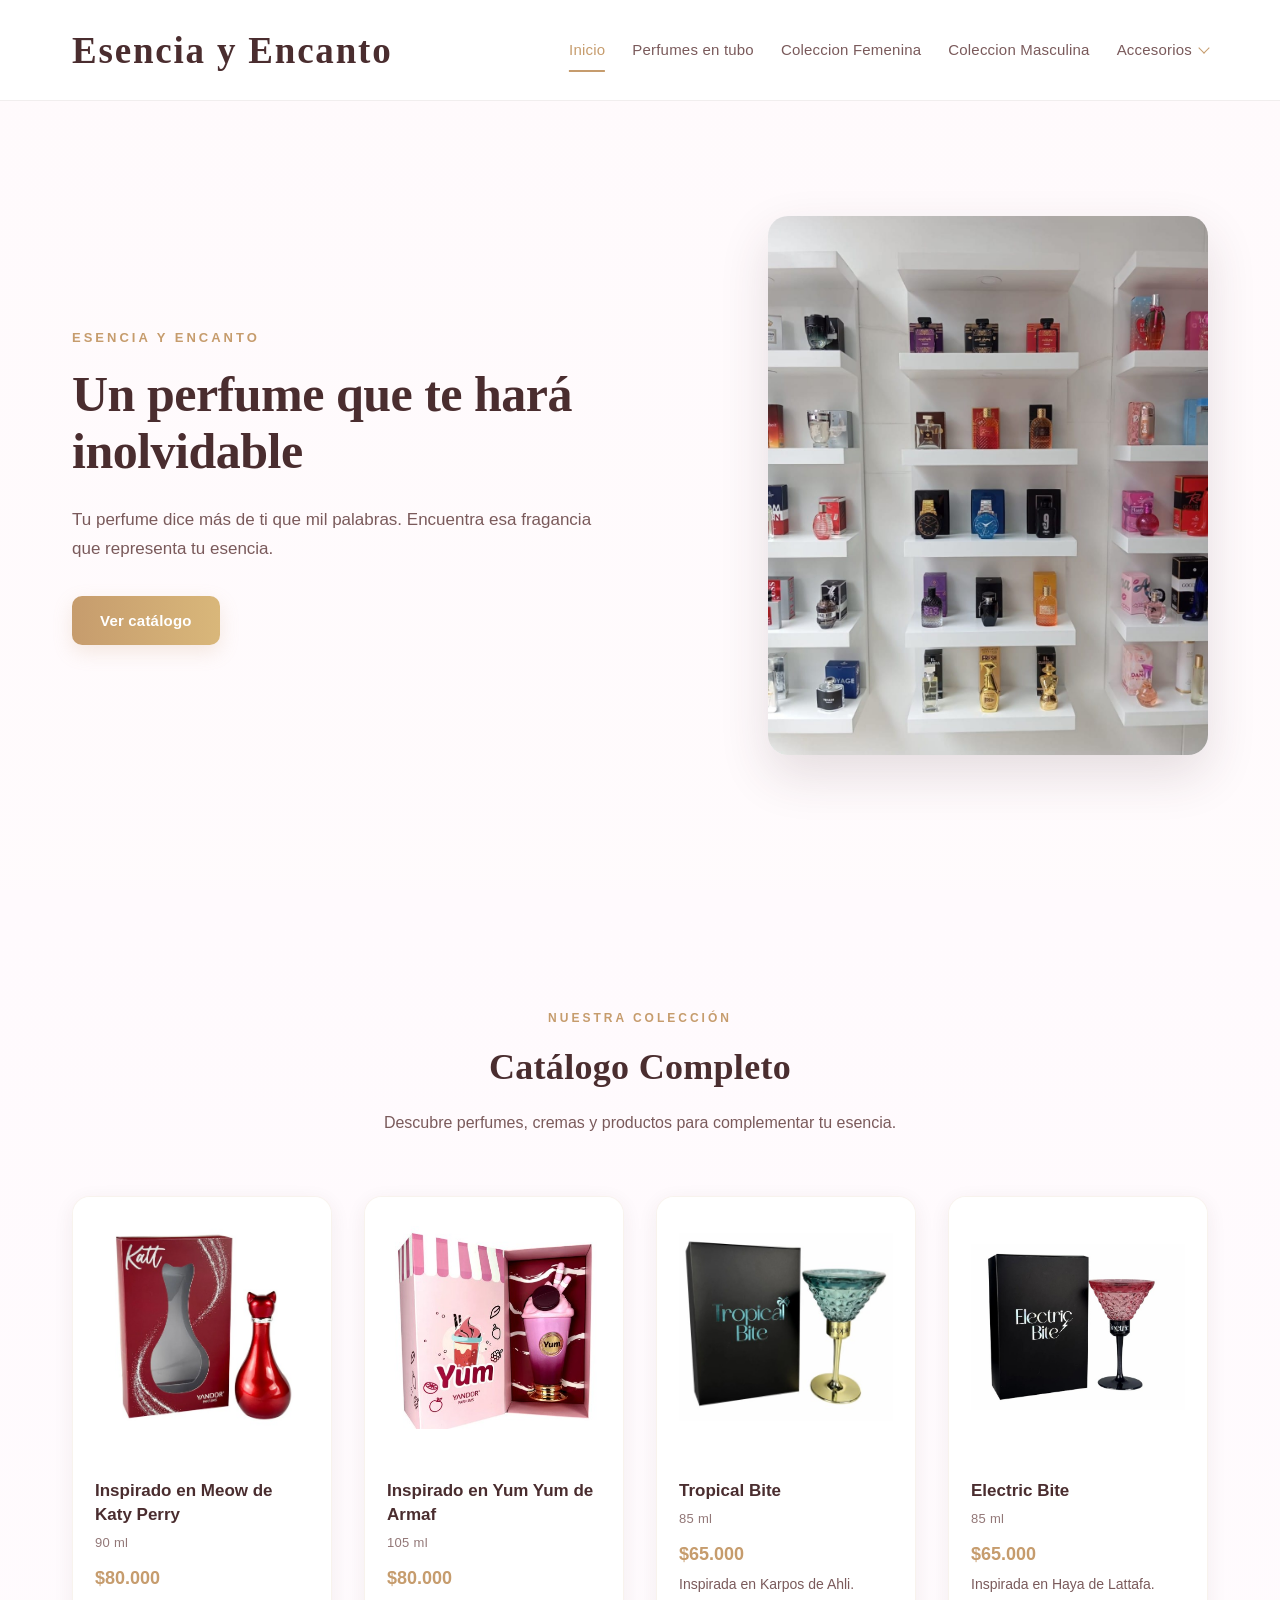
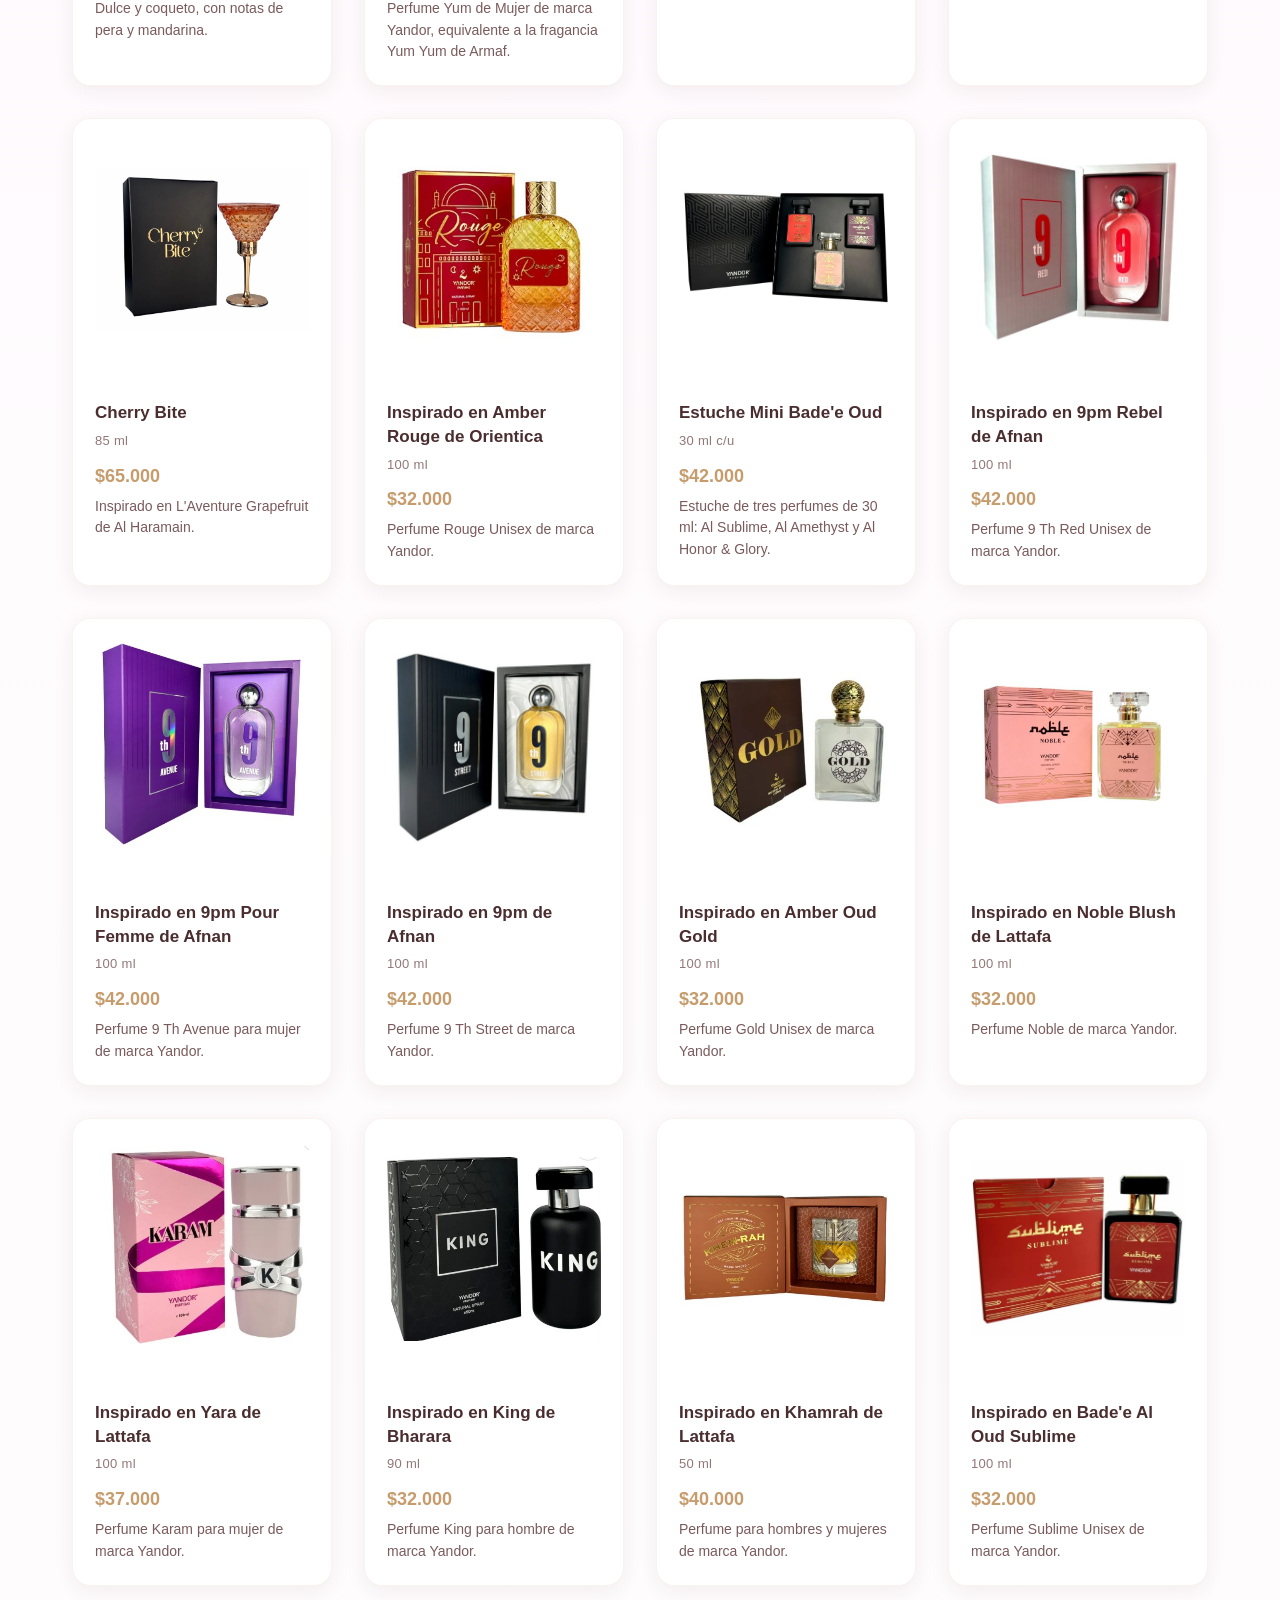
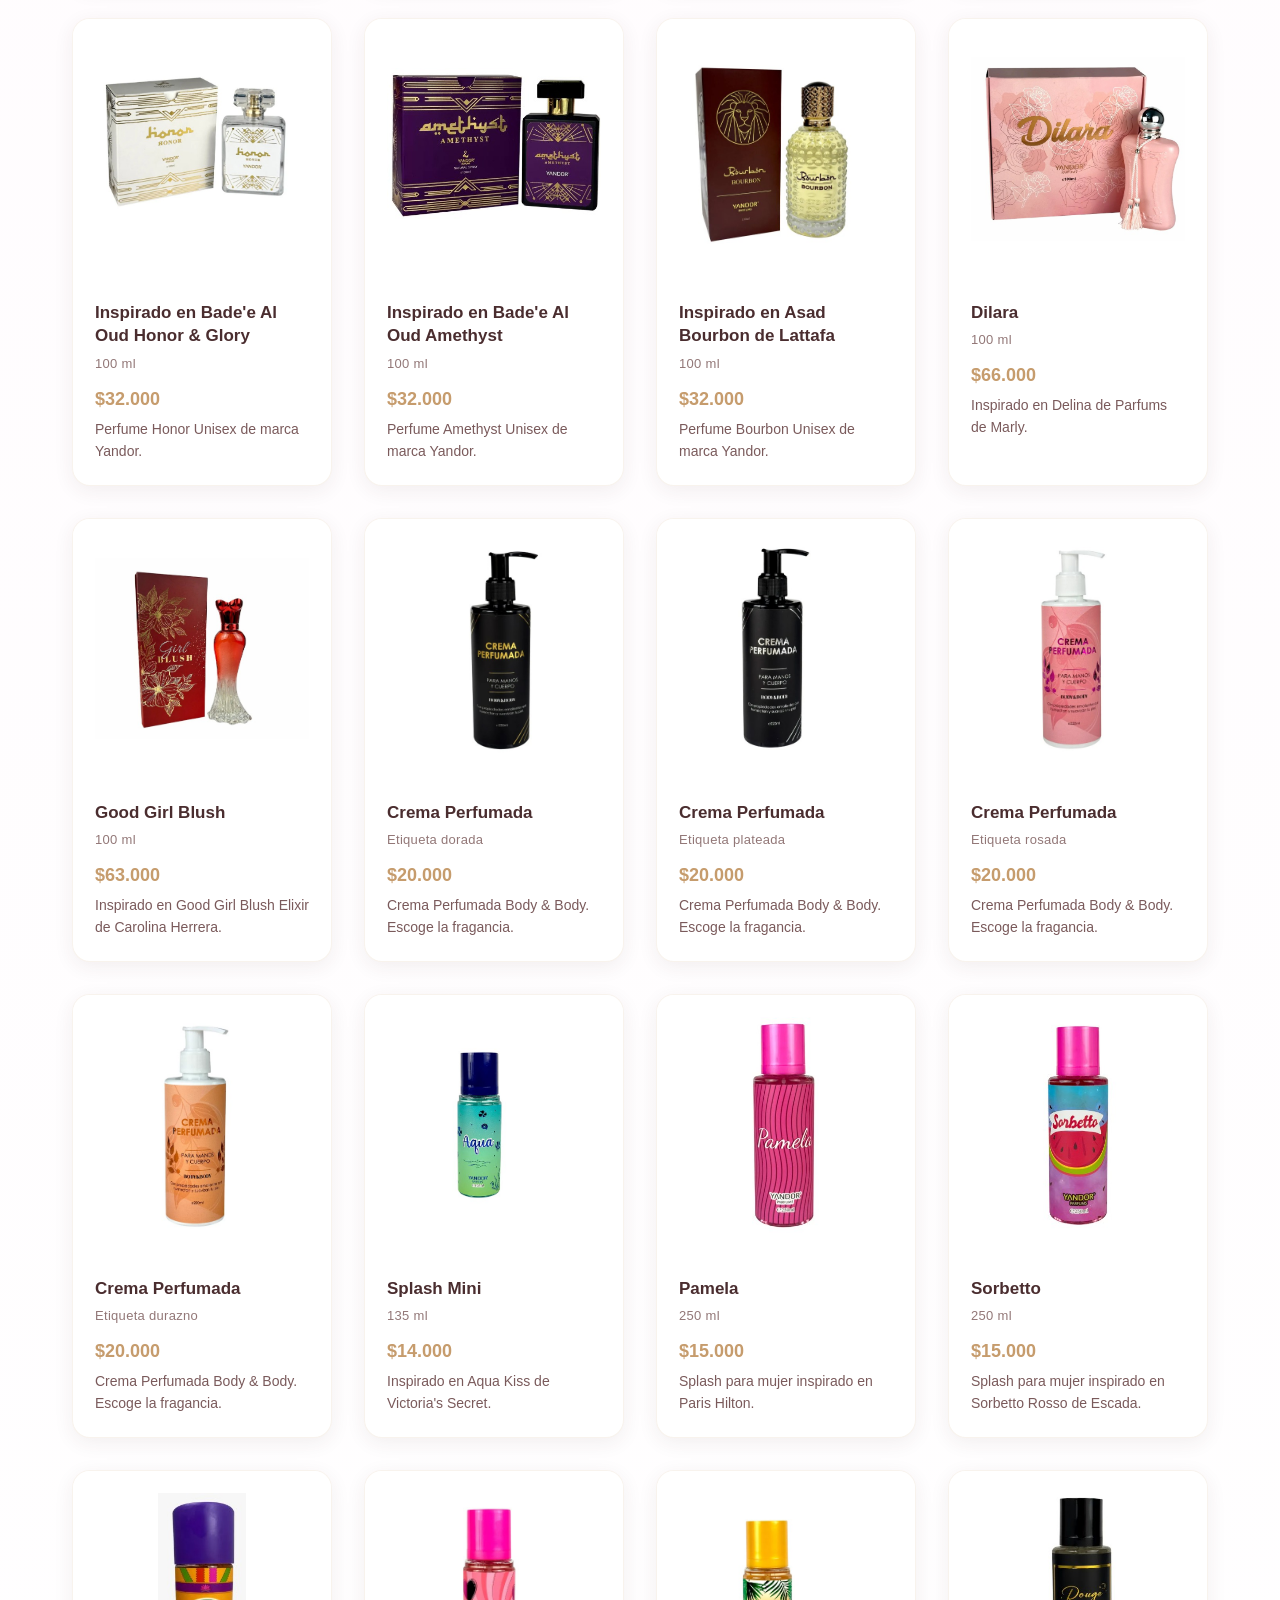
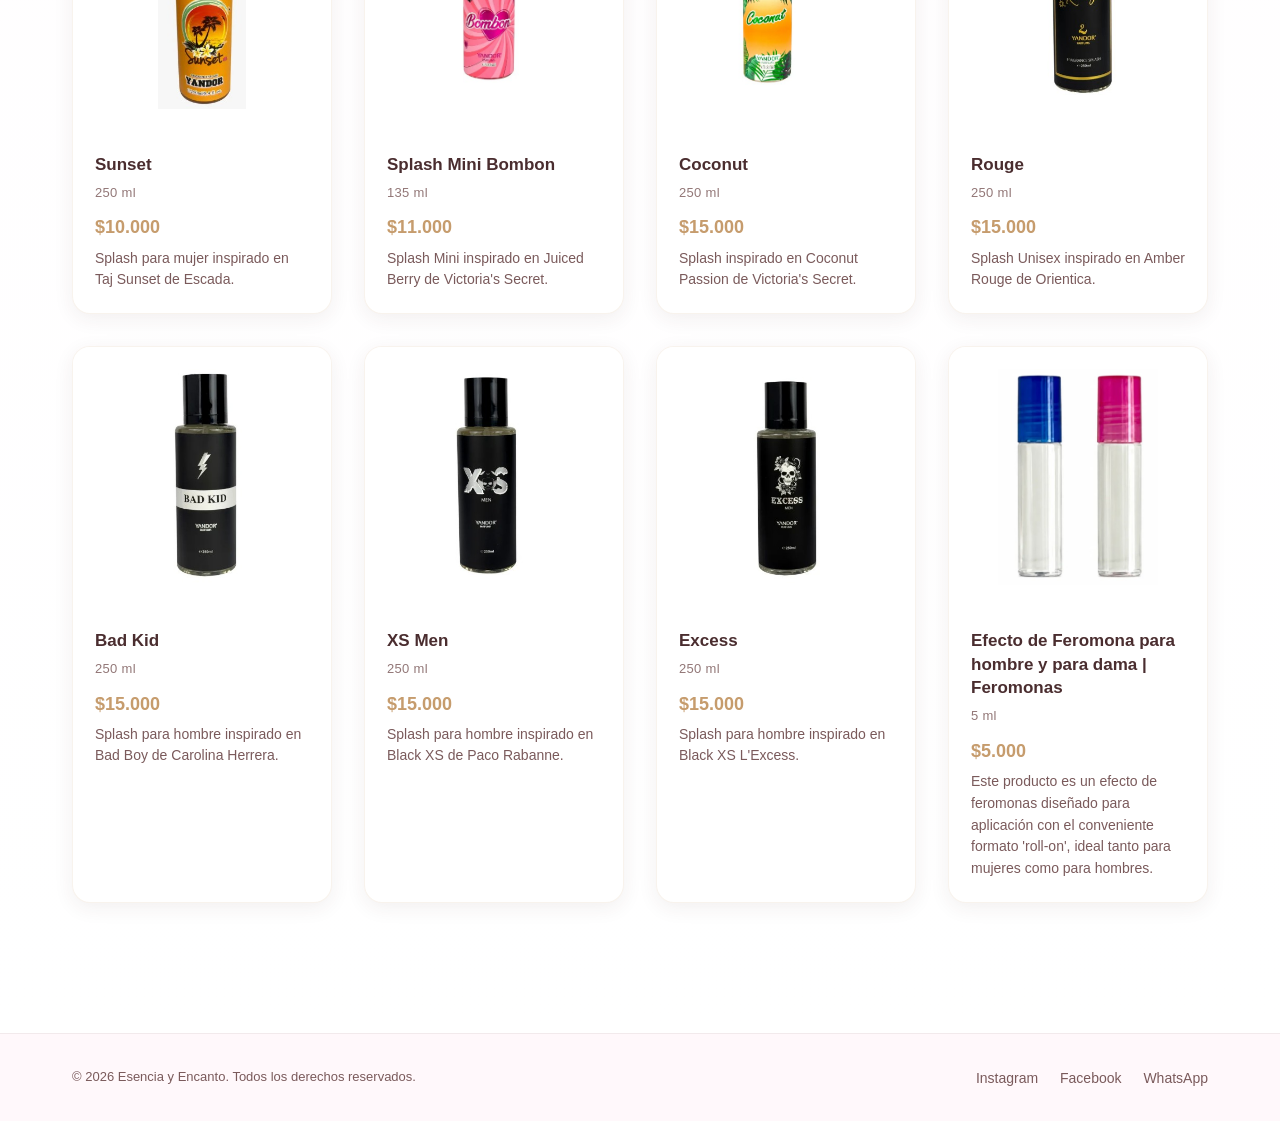
<file: index.html>
<!doctype html>
<html lang="es">
<head>
  <meta charset="utf-8">
  <meta name="viewport" content="width=device-width, initial-scale=1">

  <meta name="description" content="Esencia y Encanto - Perfumes, cremas y productos corporales. Descubre nuestra colección de fragancias para dama y caballero.">

  <title>Esencia y Encanto | Perfumes y Cuidado Corporal</title>

  <link rel="stylesheet" href="style.css">

</head>

<body>

<!-- =========================
     ENCABEZADO
========================= -->

<header class="site-header">

  <div class="container header-container">

    <a class="logo" href="index.html">
      Esencia y Encanto
    </a>

    <nav class="nav">

      <a href="index.html" class="active">Inicio</a>

      <a href="perfumes-tubo.html">
        Perfumes en tubo
      </a>

      <a href="coleccion-femenina.html">
        Coleccion Femenina
      </a>

      <a href="coleccion-masculina.html">
        Coleccion Masculina
      </a>

      <!-- MENÚ DESPLEGABLE DE ACCESORIOS -->
      <div class="menu-desplegable">
        <details>
          <summary>Accesorios</summary>

          <ul class="submenu">
            <li><a href="topitos.html">Topitos</a></li>
            <li><a href="cadenas.html">Cadenas</a></li>
            <li><a href="anillos.html">Anillos</a></li>
            <li><a href="earcuff.html">Earcuff</a></li>
            <li><a href="pulseras.html">Pulseras</a></li>
          </ul>
        </details>
      </div>

    </nav>

  </div>

</header>

    </nav>

  </div>

</header>



<!-- =========================
     CONTENIDO PRINCIPAL
========================= -->

<main>

  <!-- HERO -->

  <section id="inicio" class="hero">

    <div class="container hero-grid">

      <div class="hero-content">

        <span class="hero-tag">
          ESENCIA Y ENCANTO
        </span>

        <h1>
          Un perfume que te hará inolvidable
        </h1>

        <p>
          Tu perfume dice más de ti que mil palabras.
          Encuentra esa fragancia que representa tu esencia.
        </p>

        <a class="btn-primary" href="#todo">
          Ver catálogo
        </a>

      </div>

      <div class="hero-image">

        <img
          src="img/perfumes.jpg"
          alt="Colección de perfumes Esencia y Encanto"
        >

      </div>

    </div>

  </section>


  <!-- =========================
       CATÁLOGO COMPLETO
  ========================= -->

  <section id="todo" class="catalogo">

    <div class="container">

      <div class="section-heading">

        <span class="section-tag">
          NUESTRA COLECCIÓN
        </span>

        <h2 class="section-title">
          Catálogo Completo
        </h2>

        <p class="subtitle">
          Descubre perfumes, cremas y productos para complementar tu esencia.
        </p>

      </div>


      <div class="grid">


        <!-- PRODUCTO -->

        <article class="card">

          <img src="img/katty.jpg" alt="Perfume inspirado en Meow de Katy Perry">

          <div class="card-body">

            <h3>
              Inspirado en Meow de Katy Perry
            </h3>

            <p class="size">
              90 ml
            </p>

            <p class="price">
              $80.000
            </p>

            <p class="desc">
              Dulce y coqueto, con notas de pera y mandarina.
            </p>

          </div>

        </article>


        <article class="card">

          <img src="img/yumyum.jpg" alt="Perfume Yum Yum">

          <div class="card-body">

            <h3>
              Inspirado en Yum Yum de Armaf
            </h3>

            <p class="size">
              105 ml
            </p>

            <p class="price">
              $80.000
            </p>

            <p class="desc">
              Perfume Yum de Mujer de marca Yandor,
              equivalente a la fragancia Yum Yum de Armaf.
            </p>

          </div>

        </article>


        <article class="card">

          <img src="img/tropical-bite.jpg" alt="Tropical Bite">

          <div class="card-body">

            <h3>
              Tropical Bite
            </h3>

            <p class="size">
              85 ml
            </p>

            <p class="price">
              $65.000
            </p>

            <p class="desc">
              Inspirada en Karpos de Ahli.
            </p>

          </div>

        </article>


        <article class="card">

          <img src="img/electric-bite.jpg" alt="Electric Bite">

          <div class="card-body">

            <h3>
              Electric Bite
            </h3>

            <p class="size">
              85 ml
            </p>

            <p class="price">
              $65.000
            </p>

            <p class="desc">
              Inspirada en Haya de Lattafa.
            </p>

          </div>

        </article>


        <article class="card">

          <img src="img/cherry-bite.jpg" alt="Cherry Bite">

          <div class="card-body">

            <h3>
              Cherry Bite
            </h3>

            <p class="size">
              85 ml
            </p>

            <p class="price">
              $65.000
            </p>

            <p class="desc">
              Inspirado en L'Aventure Grapefruit de Al Haramain.
            </p>

          </div>

        </article>


        <article class="card">
          <img src="img/amber.jpg" alt="Amber Rouge">
          <div class="card-body">
            <h3>
              Inspirado en Amber Rouge de Orientica
            </h3>
            <p class="size">
              100 ml
            </p>
            <p class="price">
              $32.000
            </p>
            <p class="desc">
              Perfume Rouge Unisex de marca Yandor.
            </p>
          </div>
        </article>


        <article class="card">

          <img src="img/estucheminibade.jpg" alt="Estuche Mini Badee Oud">
          <div class="card-body">
            <h3>
              Estuche Mini Bade'e Oud
            </h3>
            <p class="size">
              30 ml c/u
            </p>
            <p class="price">
              $42.000
            </p>
            <p class="desc">
              Estuche de tres perfumes de 30 ml:
              Al Sublime, Al Amethyst y Al Honor & Glory.
            </p>
          </div>
        </article>


        <article class="card">
          <img src="img/9pmrebel.jpg" alt="9pm Rebel">
          <div class="card-body">
            <h3>
              Inspirado en 9pm Rebel de Afnan
            </h3>
            <p class="size">
              100 ml
            </p>
            <p class="price">
              $42.000
            </p>
            <p class="desc">
              Perfume 9 Th Red Unisex de marca Yandor.
            </p>
          </div>
        </article>


        <article class="card">
          <img src="img/9th.jpg" alt="9pm Pour Femme">
          <div class="card-body">
            <h3>
              Inspirado en 9pm Pour Femme de Afnan
            </h3>
            <p class="size">
              100 ml
            </p>
            <p class="price">
              $42.000
            </p>
            <p class="desc">
              Perfume 9 Th Avenue para mujer de marca Yandor.
            </p>
          </div>
        </article>


        <article class="card">
          <img src="img/9th2.jpg" alt="9pm de Afnan">
          <div class="card-body">
            <h3>
              Inspirado en 9pm de Afnan
            </h3>
            <p class="size">
              100 ml
            </p>
            <p class="price">
              $42.000
            </p>
            <p class="desc">
              Perfume 9 Th Street de marca Yandor.
            </p>
          </div>
        </article>


        <article class="card">
          <img src="img/gold.jpg" alt="Amber Oud Gold">
          <div class="card-body">
            <h3>
              Inspirado en Amber Oud Gold
            </h3>
            <p class="size">
              100 ml
            </p>
            <p class="price">
              $32.000
            </p>
            <p class="desc">
              Perfume Gold Unisex de marca Yandor.
            </p>
          </div>
        </article>


        <article class="card">
          <img src="img/noble.jpg" alt="Noble Blush">
          <div class="card-body">
            <h3>
              Inspirado en Noble Blush de Lattafa
            </h3>
            <p class="size">
              100 ml
            </p>
            <p class="price">
              $32.000
            </p>
            <p class="desc">
              Perfume Noble de marca Yandor.
            </p>
          </div>
        </article>


        <article class="card">
          <img src="img/lattafakaram.jpg" alt="Yara de Lattafa">
          <div class="card-body">
            <h3>
              Inspirado en Yara de Lattafa
            </h3>
            <p class="size">
              100 ml
            </p>
            <p class="price">
              $37.000
            </p>
            <p class="desc">
              Perfume Karam para mujer de marca Yandor.
            </p>
          </div>
        </article>


        <article class="card">
          <img src="img/king.jpg" alt="King de Bharara">
          <div class="card-body">
            <h3>
              Inspirado en King de Bharara
            </h3>
            <p class="size">
              90 ml
            </p>
            <p class="price">
              $32.000
            </p>
            <p class="desc">
              Perfume King para hombre de marca Yandor.
            </p>
          </div>
        </article>


        <article class="card">
          <img src="img/Khamrah.jpg" alt="Khamrah">
          <div class="card-body">
            <h3>
              Inspirado en Khamrah de Lattafa
            </h3>
            <p class="size">
              50 ml
            </p>
            <p class="price">
              $40.000
            </p>
            <p class="desc">
              Perfume para hombres y mujeres de marca Yandor.
            </p>
          </div>
        </article>


        <article class="card">

          <img src="img/ouldsublime.jpg" alt="Badee Al Oud Sublime">

          <div class="card-body">

            <h3>
              Inspirado en Bade'e Al Oud Sublime
            </h3>

            <p class="size">
              100 ml
            </p>

            <p class="price">
              $32.000
            </p>

            <p class="desc">
              Perfume Sublime Unisex de marca Yandor.
            </p>

          </div>

        </article>


        <article class="card">

          <img src="img/Glory.jpg" alt="Badee Al Oud Honor Glory">

          <div class="card-body">

            <h3>
              Inspirado en Bade'e Al Oud Honor & Glory
            </h3>

            <p class="size">
              100 ml
            </p>

            <p class="price">
              $32.000
            </p>

            <p class="desc">
              Perfume Honor Unisex de marca Yandor.
            </p>

          </div>

        </article>


        <article class="card">

          <img src="img/Amethyst.jpg" alt="Badee Al Oud Amethyst">

          <div class="card-body">

            <h3>
              Inspirado en Bade'e Al Oud Amethyst
            </h3>

            <p class="size">
              100 ml
            </p>

            <p class="price">
              $32.000
            </p>

            <p class="desc">
              Perfume Amethyst Unisex de marca Yandor.
            </p>

          </div>

        </article>


        <article class="card">
          <img src="img/bourbon.jpg" alt="Asad Bourbon">
          <div class="card-body">
            <h3>
              Inspirado en Asad Bourbon de Lattafa
            </h3>
            <p class="size">
              100 ml
            </p>
            <p class="price">
              $32.000
            </p>
            <p class="desc">
              Perfume Bourbon Unisex de marca Yandor.
            </p>
          </div>
        </article>


        <article class="card">

          <img src="img/dilara.jpg" alt="Dilara">

          <div class="card-body">

            <h3>
              Dilara
            </h3>

            <p class="size">
              100 ml
            </p>

            <p class="price">
              $66.000
            </p>

            <p class="desc">
              Inspirado en Delina de Parfums de Marly.
            </p>

          </div>

        </article>


        <article class="card">
          <img src="img/girl-blush.jpg" alt="Good Girl Blush">
          <div class="card-body">
            <h3>
              Good Girl Blush
            </h3>
            <p class="size">
              100 ml
            </p>
            <p class="price">
              $63.000
            </p>
            <p class="desc">
              Inspirado en Good Girl Blush Elixir de Carolina Herrera.
            </p>
          </div>
        </article>


        <!-- PRODUCTOS CORPORALES -->

        <article class="card">

          <img src="img/cremaperumada1.jpg" alt="Crema perfumada">

          <div class="card-body">

            <h3>
              Crema Perfumada
            </h3>

            <p class="size">
              Etiqueta dorada
            </p>

            <p class="price">
              $20.000
            </p>

            <p class="desc">
              Crema Perfumada Body & Body.
              Escoge la fragancia.
            </p>

          </div>

        </article>


        <article class="card">

          <img src="img/cremaperfumada2.jpg" alt="Crema perfumada">

          <div class="card-body">

            <h3>
              Crema Perfumada
            </h3>

            <p class="size">
              Etiqueta plateada
            </p>

            <p class="price">
              $20.000
            </p>

            <p class="desc">
              Crema Perfumada Body & Body.
              Escoge la fragancia.
            </p>

          </div>

        </article>


        <article class="card">

          <img src="img/cremaperfumada3.jpg" alt="Crema perfumada">

          <div class="card-body">

            <h3>
              Crema Perfumada
            </h3>

            <p class="size">
              Etiqueta rosada
            </p>

            <p class="price">
              $20.000
            </p>

            <p class="desc">
              Crema Perfumada Body & Body.
              Escoge la fragancia.
            </p>

          </div>

        </article>


        <article class="card">

          <img src="img/cremaperfumada4.jpg" alt="Crema perfumada">

          <div class="card-body">

            <h3>
              Crema Perfumada
            </h3>

            <p class="size">
              Etiqueta durazno
            </p>

            <p class="price">
              $20.000
            </p>

            <p class="desc">
              Crema Perfumada Body & Body.
              Escoge la fragancia.
            </p>

          </div>

        </article>


        <!-- SPLASH -->

        <article class="card">

          <img src="img/aqua.jpg" alt="Splash Mini">

          <div class="card-body">

            <h3>
              Splash Mini
            </h3>

            <p class="size">
              135 ml
            </p>

            <p class="price">
              $14.000
            </p>

            <p class="desc">
              Inspirado en Aqua Kiss de Victoria's Secret.
            </p>

          </div>

        </article>


        <article class="card">
          <img src="img/pamela.jpg" alt="Pamela">
          <div class="card-body">
            <h3>
              Pamela
            </h3>
            <p class="size">
              250 ml
            </p>
            <p class="price">
              $15.000
            </p>
            <p class="desc">
              Splash para mujer inspirado en Paris Hilton.
            </p>
          </div>
        </article>


        <article class="card">
          <img src="img/sorbettosplash.jpg" alt="Sorbetto">
          <div class="card-body">
            <h3>
              Sorbetto
            </h3>
            <p class="size">
              250 ml
            </p>
            <p class="price">
              $15.000
            </p>
            <p class="desc">
              Splash para mujer inspirado en Sorbetto Rosso de Escada.
            </p>
          </div>
        </article>


        <article class="card">
          <img src="img/sunset.jpg" alt="Sunset">
          <div class="card-body">
            <h3>
              Sunset
            </h3>
            <p class="size">
              250 ml
            </p>
            <p class="price">
              $10.000
            </p>
            <p class="desc">
              Splash para mujer inspirado en Taj Sunset de Escada.
            </p>
          </div>
        </article>


        <article class="card">
          <img src="img/minibombon.jpg" alt="Bombon">
          <div class="card-body">
            <h3>
              Splash Mini Bombon
            </h3>
            <p class="size">
              135 ml
            </p>
            <p class="price">
              $11.000
            </p>
            <p class="desc">
              Splash Mini inspirado en Juiced Berry de Victoria's Secret.
            </p>
          </div>
        </article>


        <article class="card">

          <img src="img/coconut.jpg" alt="Coconut">

          <div class="card-body">

            <h3>
              Coconut
            </h3>

            <p class="size">
              250 ml
            </p>

            <p class="price">
              $15.000
            </p>

            <p class="desc">
              Splash inspirado en Coconut Passion de Victoria's Secret.
            </p>

          </div>

        </article>


        <article class="card">

          <img src="img/amberrouge.jpg" alt="Rouge">

          <div class="card-body">

            <h3>
              Rouge
            </h3>

            <p class="size">
              250 ml
            </p>

            <p class="price">
              $15.000
            </p>

            <p class="desc">
              Splash Unisex inspirado en Amber Rouge de Orientica.
            </p>

          </div>

        </article>


        <article class="card">

          <img src="img/badkid.jpg" alt="Bad Kid">

          <div class="card-body">

            <h3>
              Bad Kid
            </h3>

            <p class="size">
              250 ml
            </p>

            <p class="price">
              $15.000
            </p>

            <p class="desc">
              Splash para hombre inspirado en Bad Boy de Carolina Herrera.
            </p>

          </div>

        </article>


        <article class="card">

          <img src="img/xssplah.jpg" alt="XS Men">

          <div class="card-body">

            <h3>
              XS Men
            </h3>

            <p class="size">
              250 ml
            </p>

            <p class="price">
              $15.000
            </p>

            <p class="desc">
              Splash para hombre inspirado en Black XS de Paco Rabanne.
            </p>

          </div>

        </article>


        <article class="card">
          <img src="img/xsblack.jpg" alt="Excess">
          <div class="card-body">
            <h3>
              Excess
            </h3>
            <p class="size">
              250 ml
            </p>
            <p class="price">
              $15.000
            </p>
            <p class="desc">
              Splash para hombre inspirado en Black XS L'Excess.
            </p>
          </div>
        </article>


        <article class="card">
          <img src="img/frascovidrio.jpg" alt="Frasco Vidrio">
          <div class="card-body">
            <h3>
              Efecto de Feromona para hombre y para dama | Feromonas
            </h3>
            <p class="size">
              5 ml
            </p>
            <p class="price">
              $5.000
            </p>
            <p class="desc">
              Este producto es un efecto de feromonas diseñado para aplicación con el conveniente formato 'roll-on', ideal tanto para mujeres como para hombres.                            
            </p>
          </div>
        </article>        


      </div>

    </div>

  </section>

</main>


<!-- =========================
     FOOTER
========================= -->

<footer class="site-footer">

  <div class="container footer-grid">

    <div>

      <p>
        © 2026 Esencia y Encanto.
        Todos los derechos reservados.
      </p>

    </div>

    <div class="socials">

      <a
        href="https://www.instagram.com/esencia_y.encanto"
        target="_blank"
        rel="noopener"
      >
        Instagram
      </a>

      <a
        href="https://www.facebook.com/"
        target="_blank"
        rel="noopener"
      >
        Facebook
      </a>

      <a
        href="https://wa.me/573202100733"
        target="_blank"
        rel="noopener"
      >
        WhatsApp
      </a>

    </div>

  </div>

</footer>

</body>
</html>
</file>
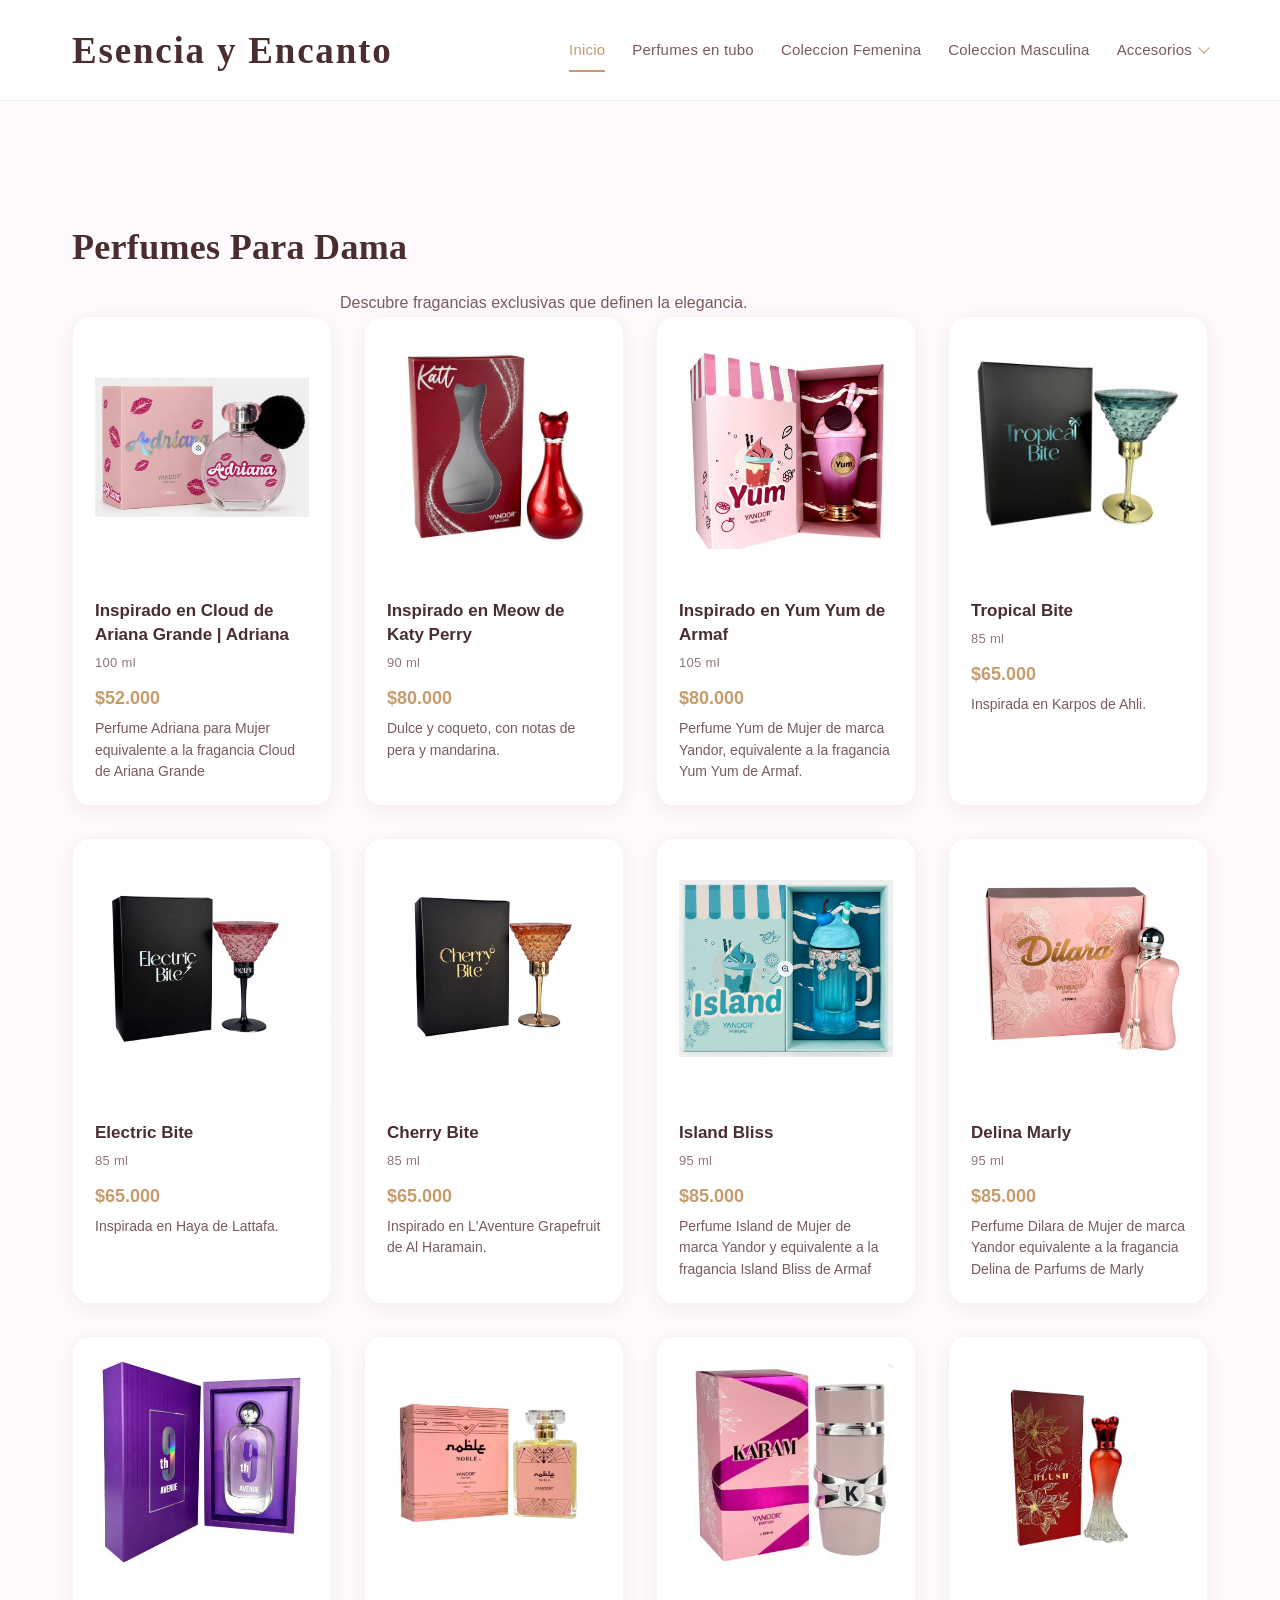
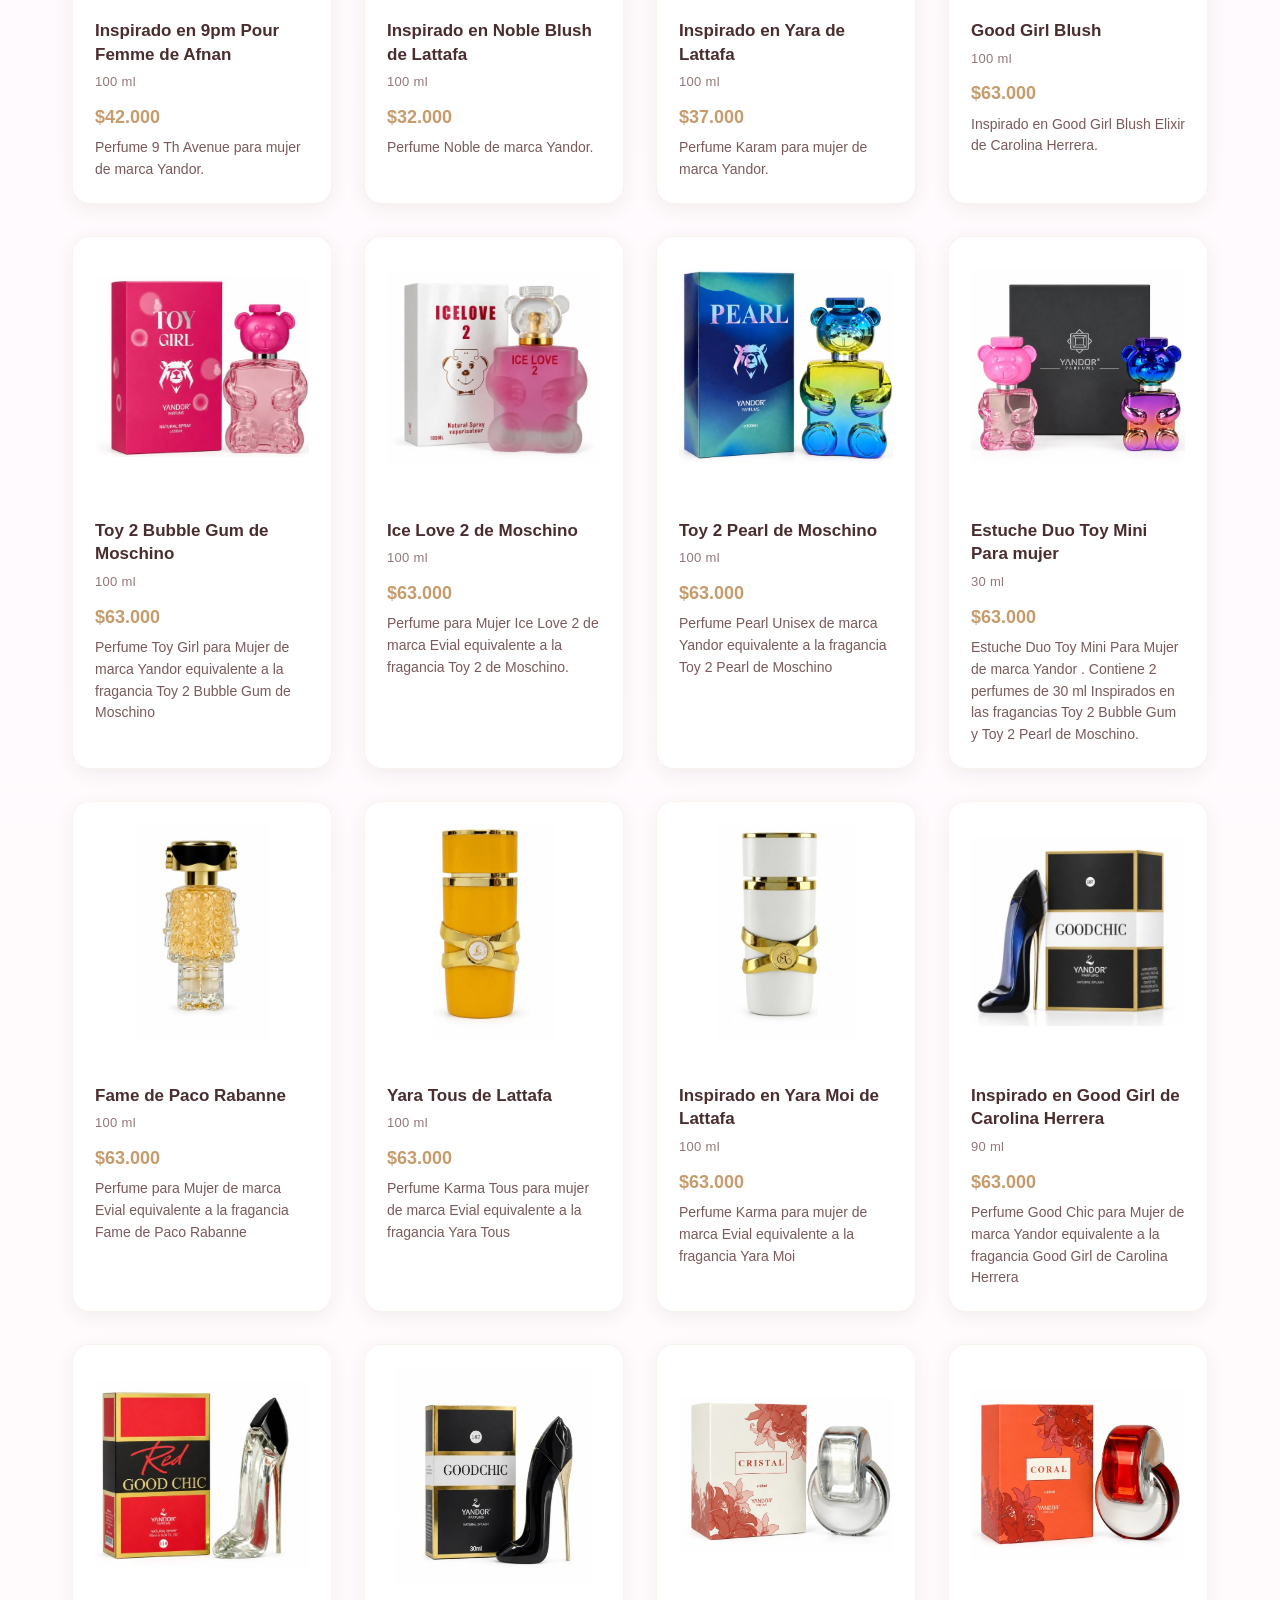
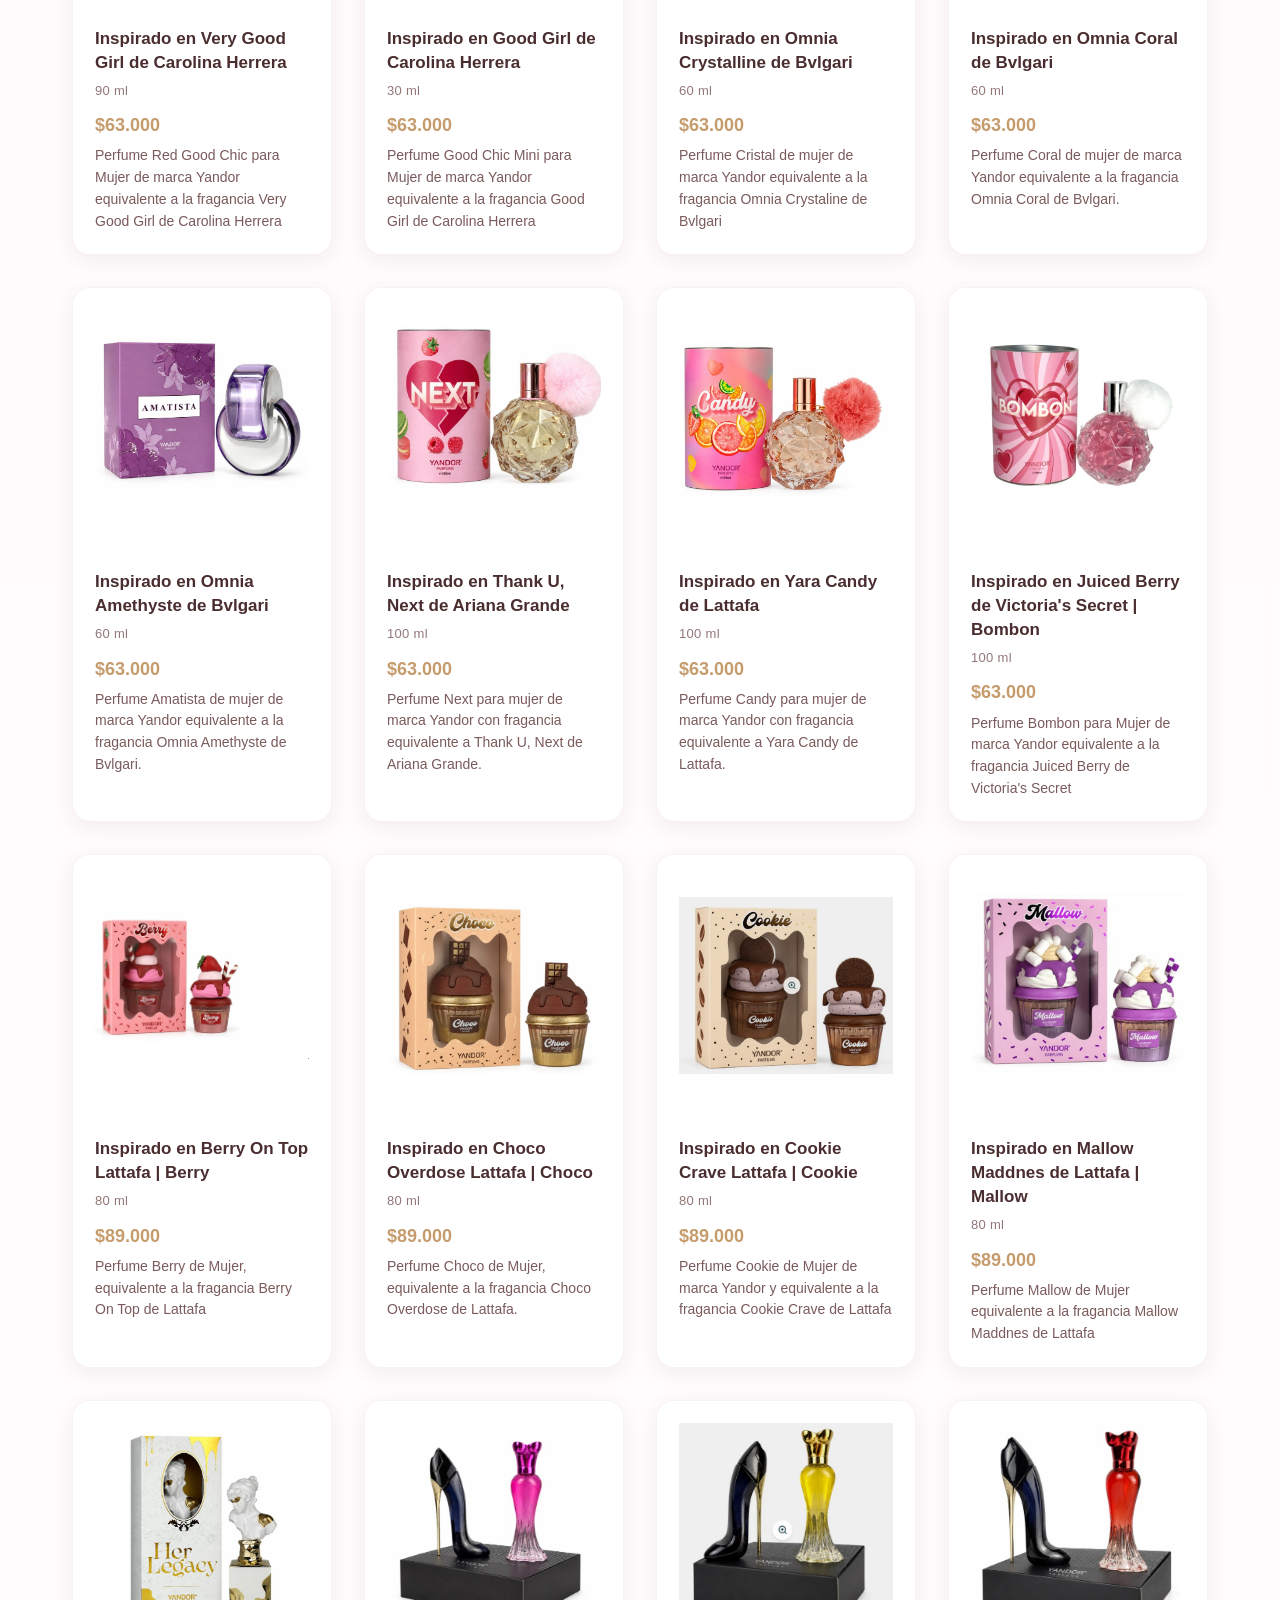
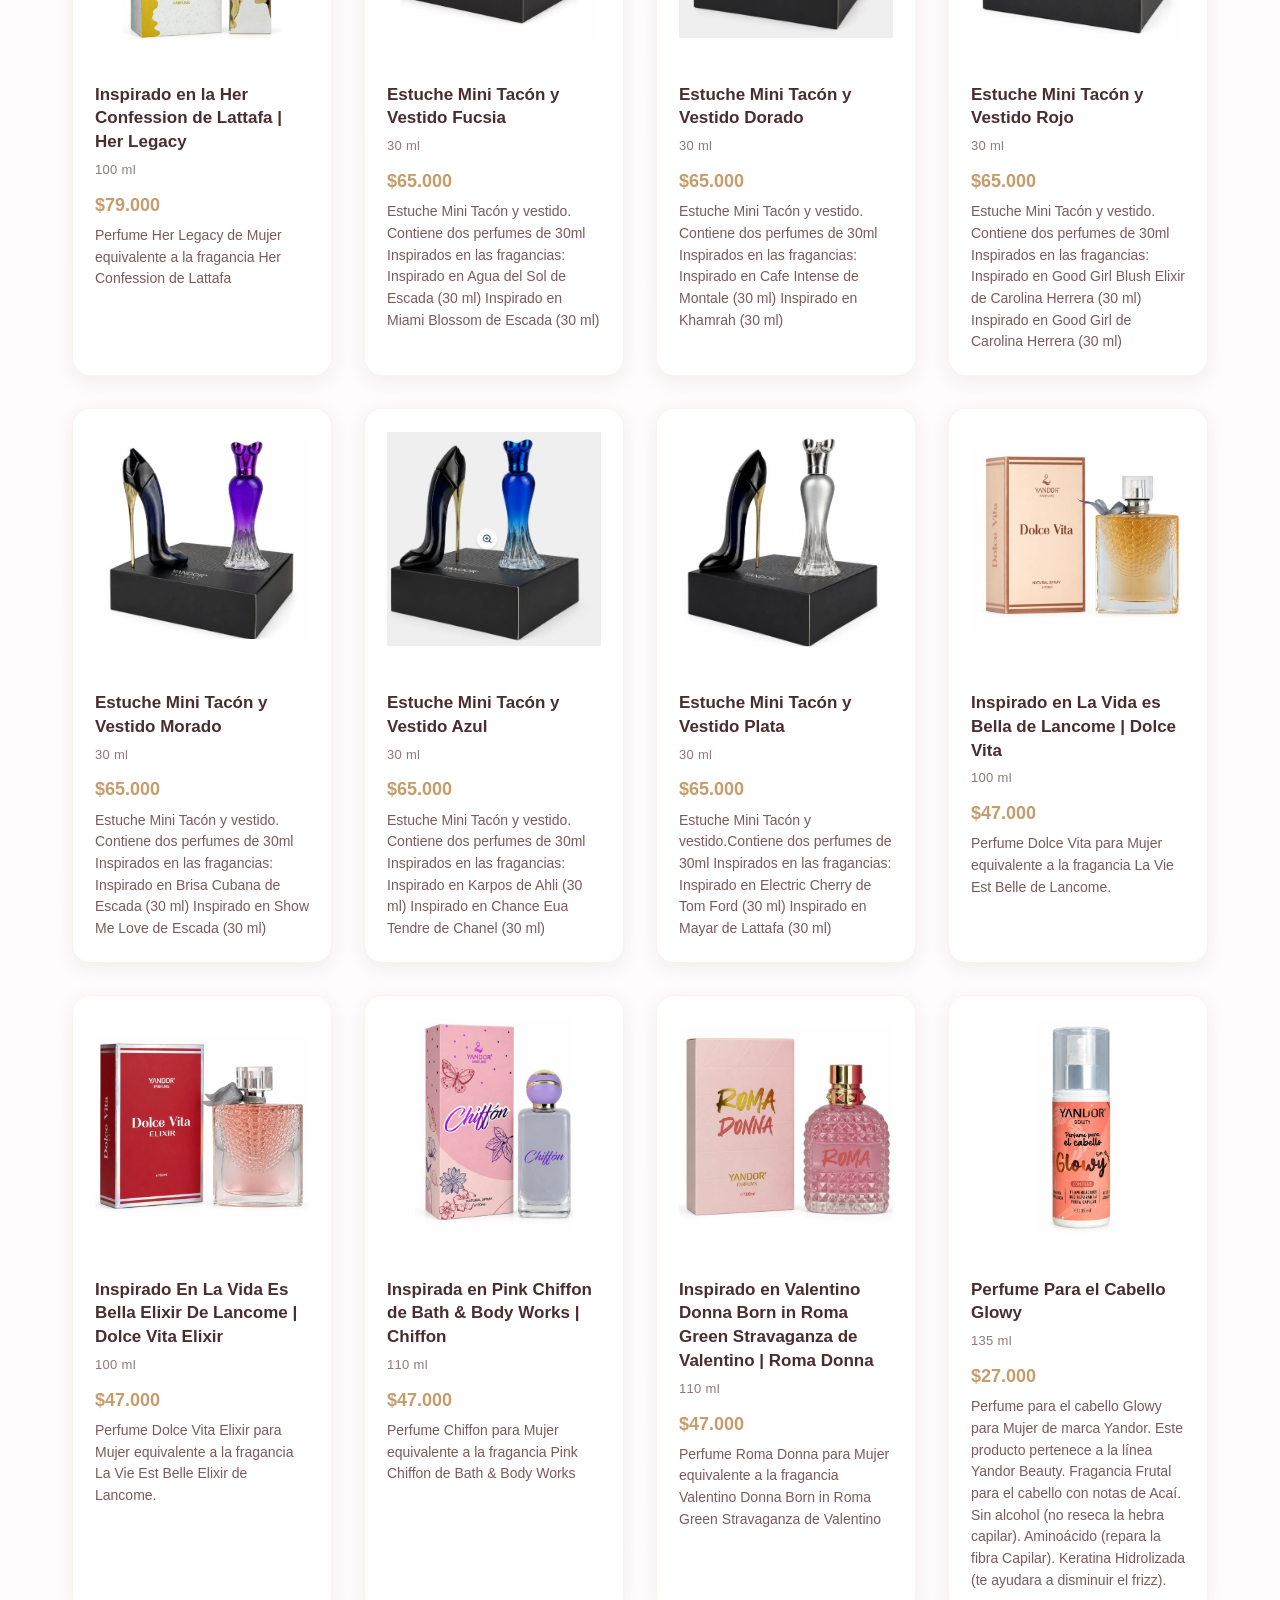
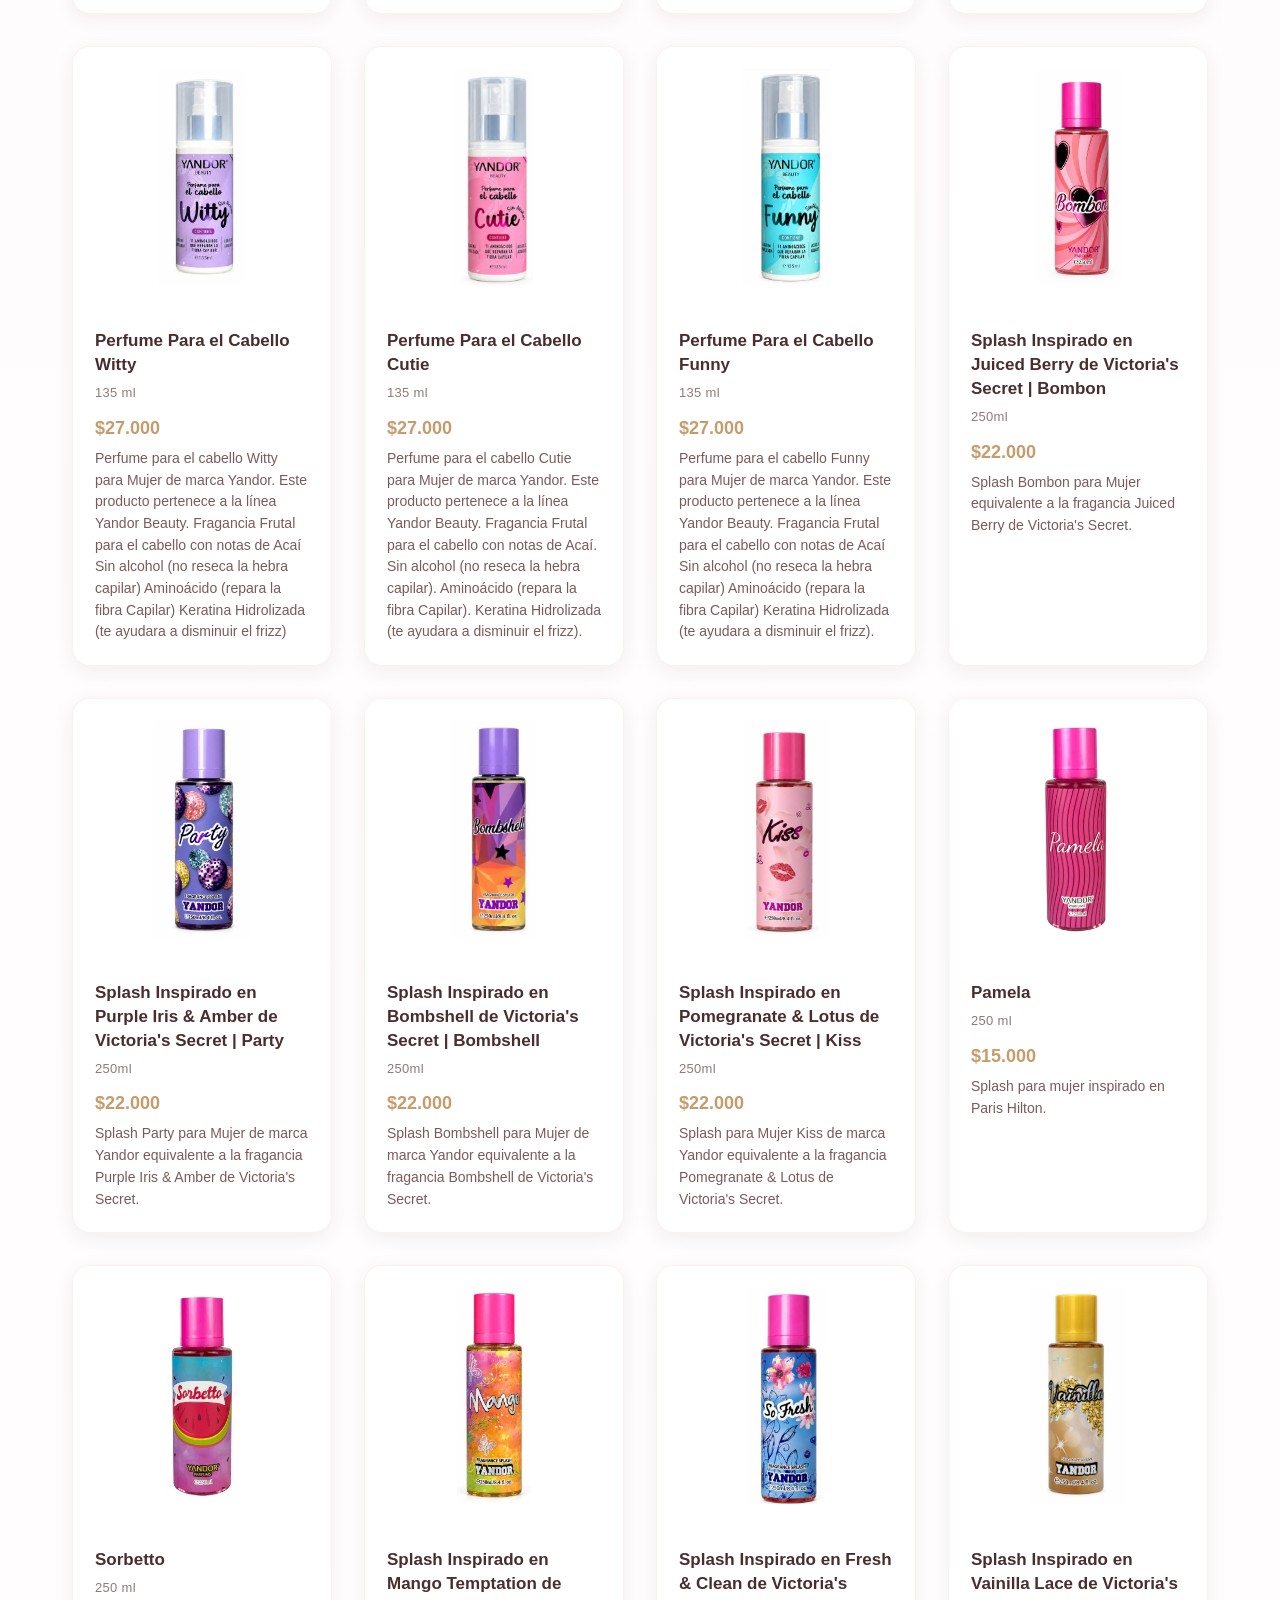
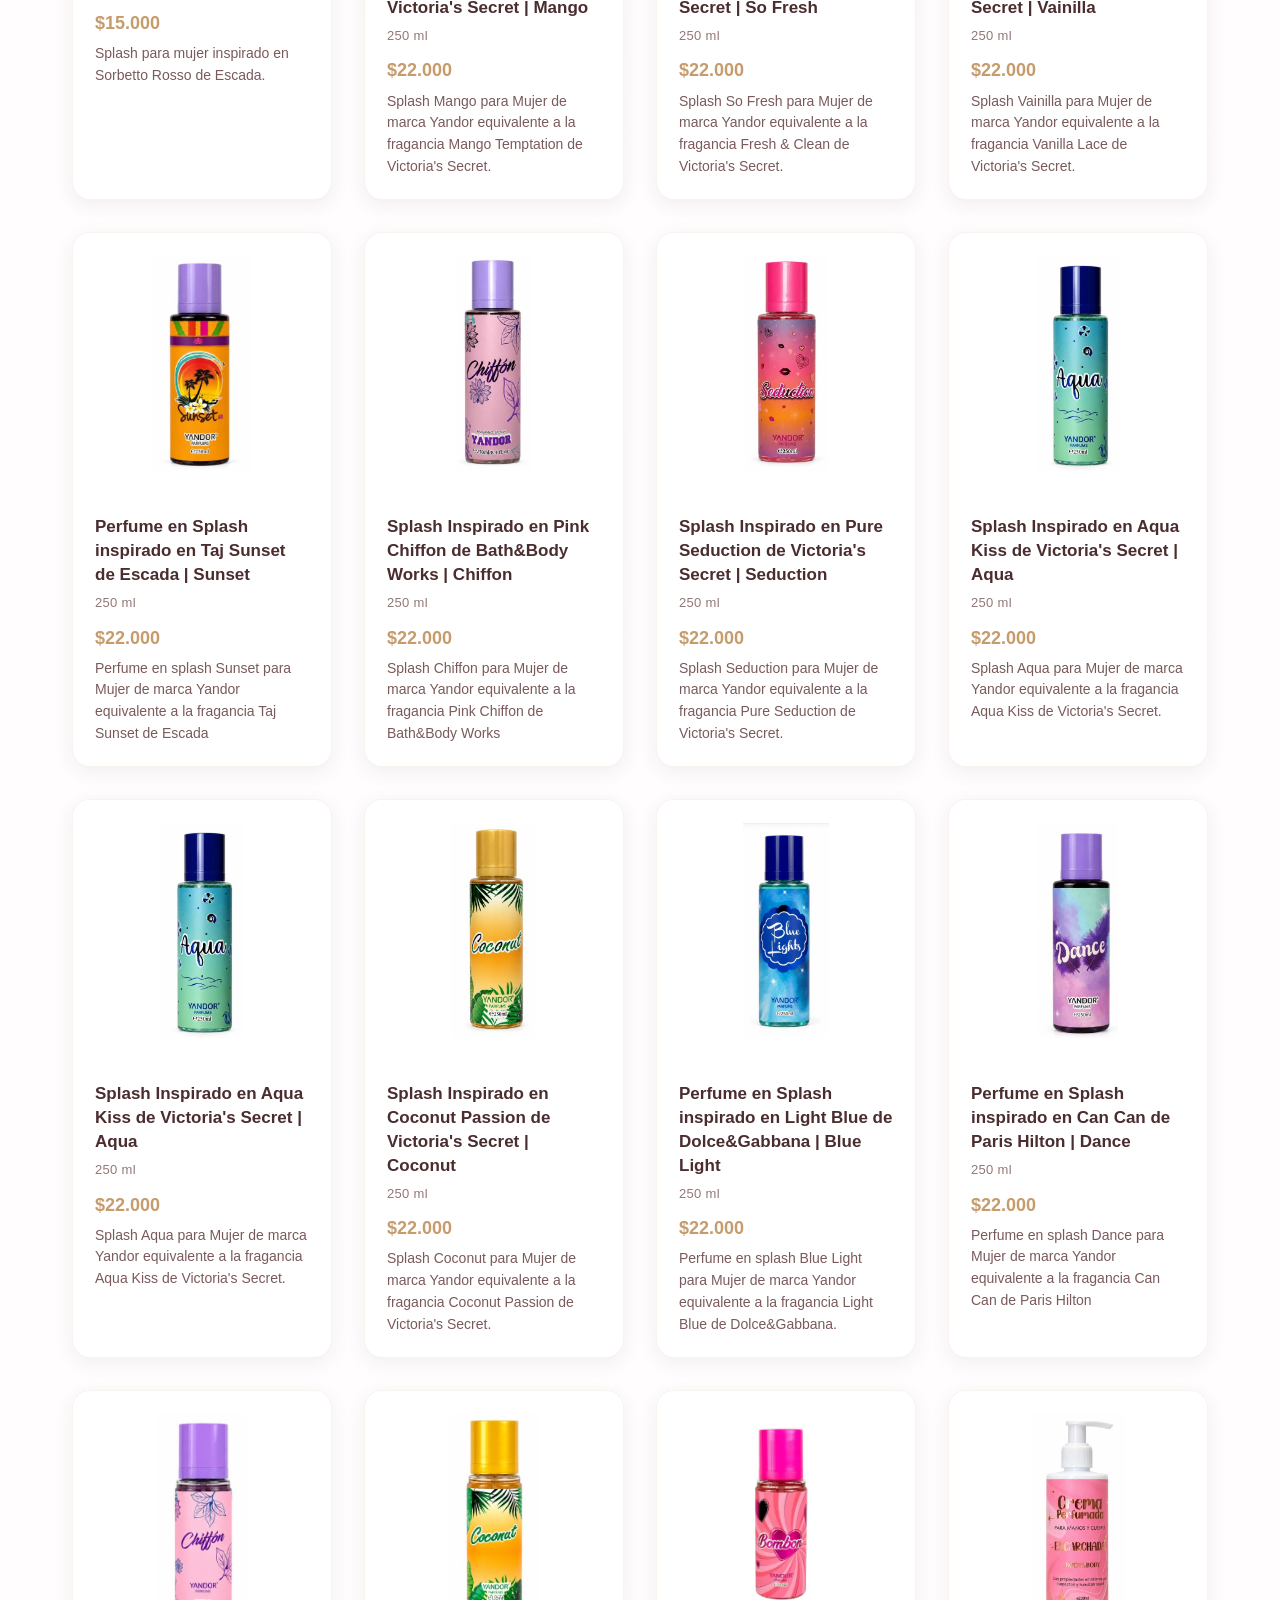
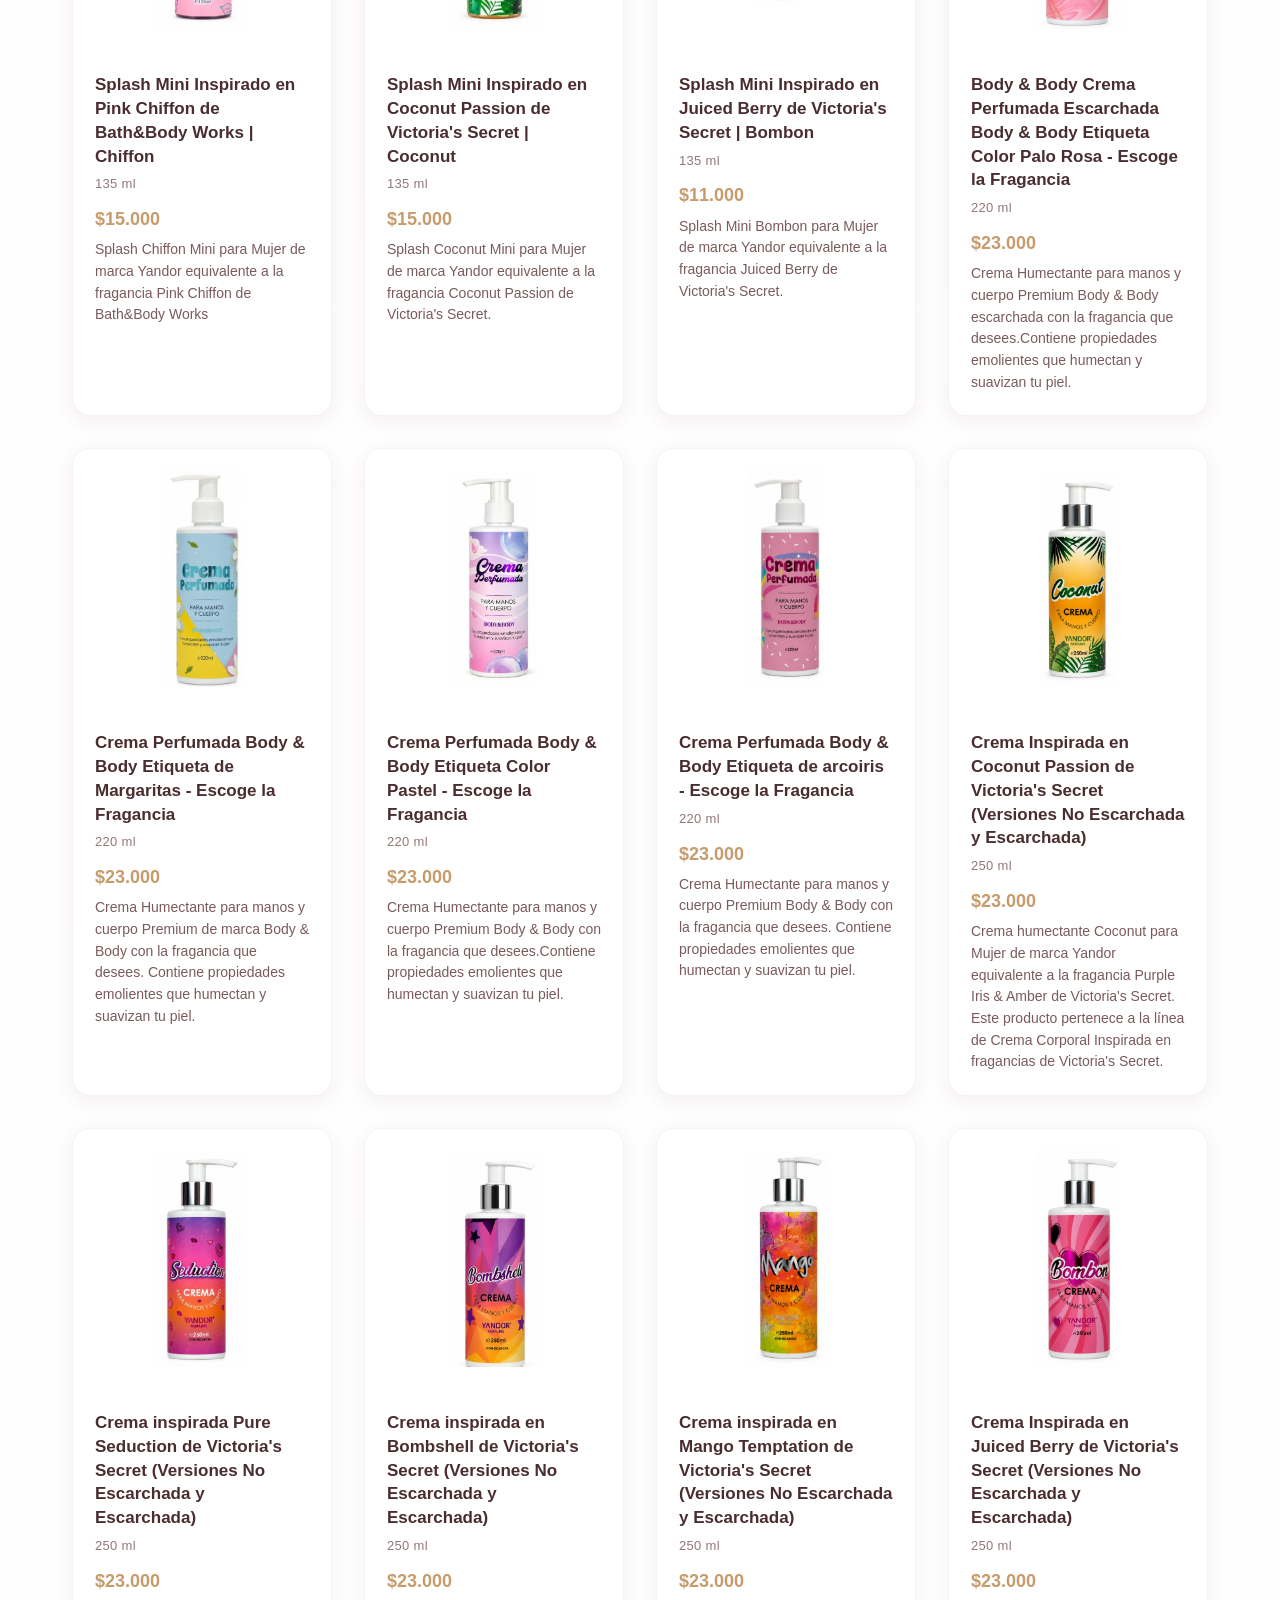
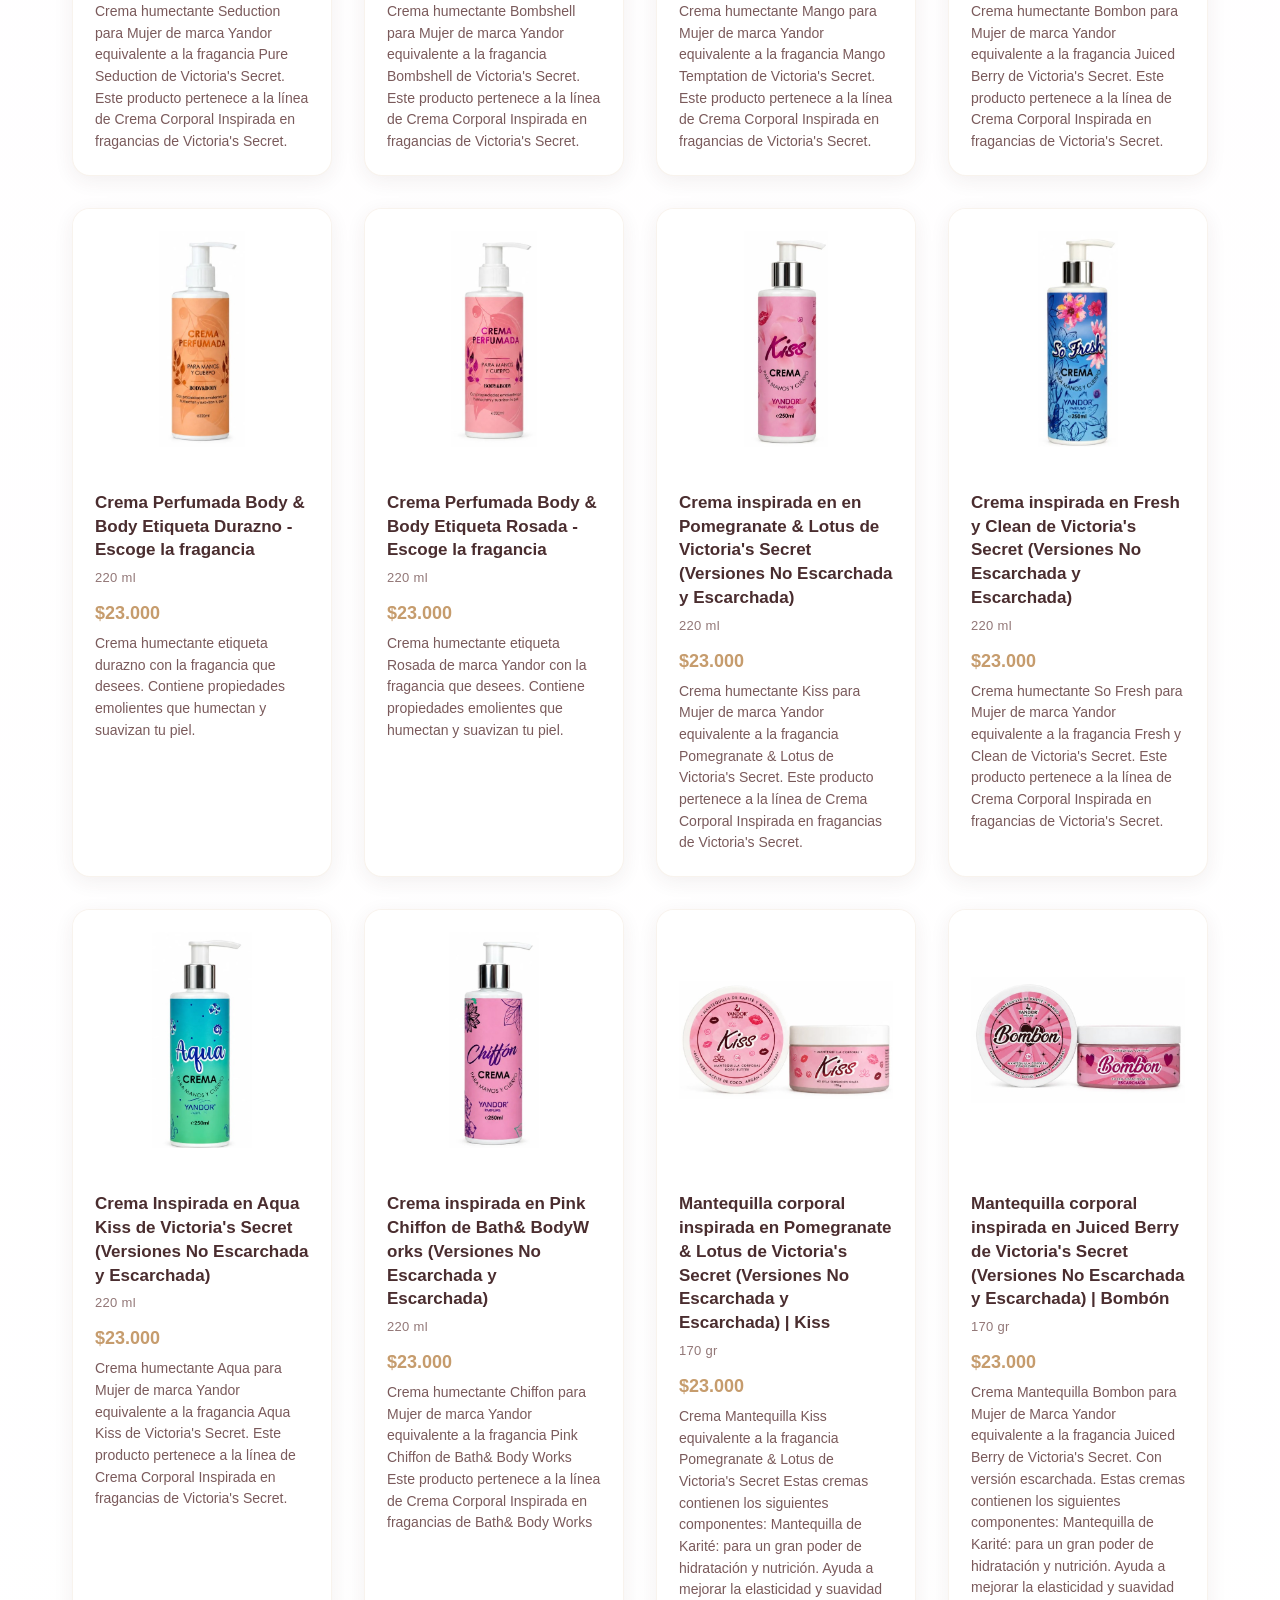
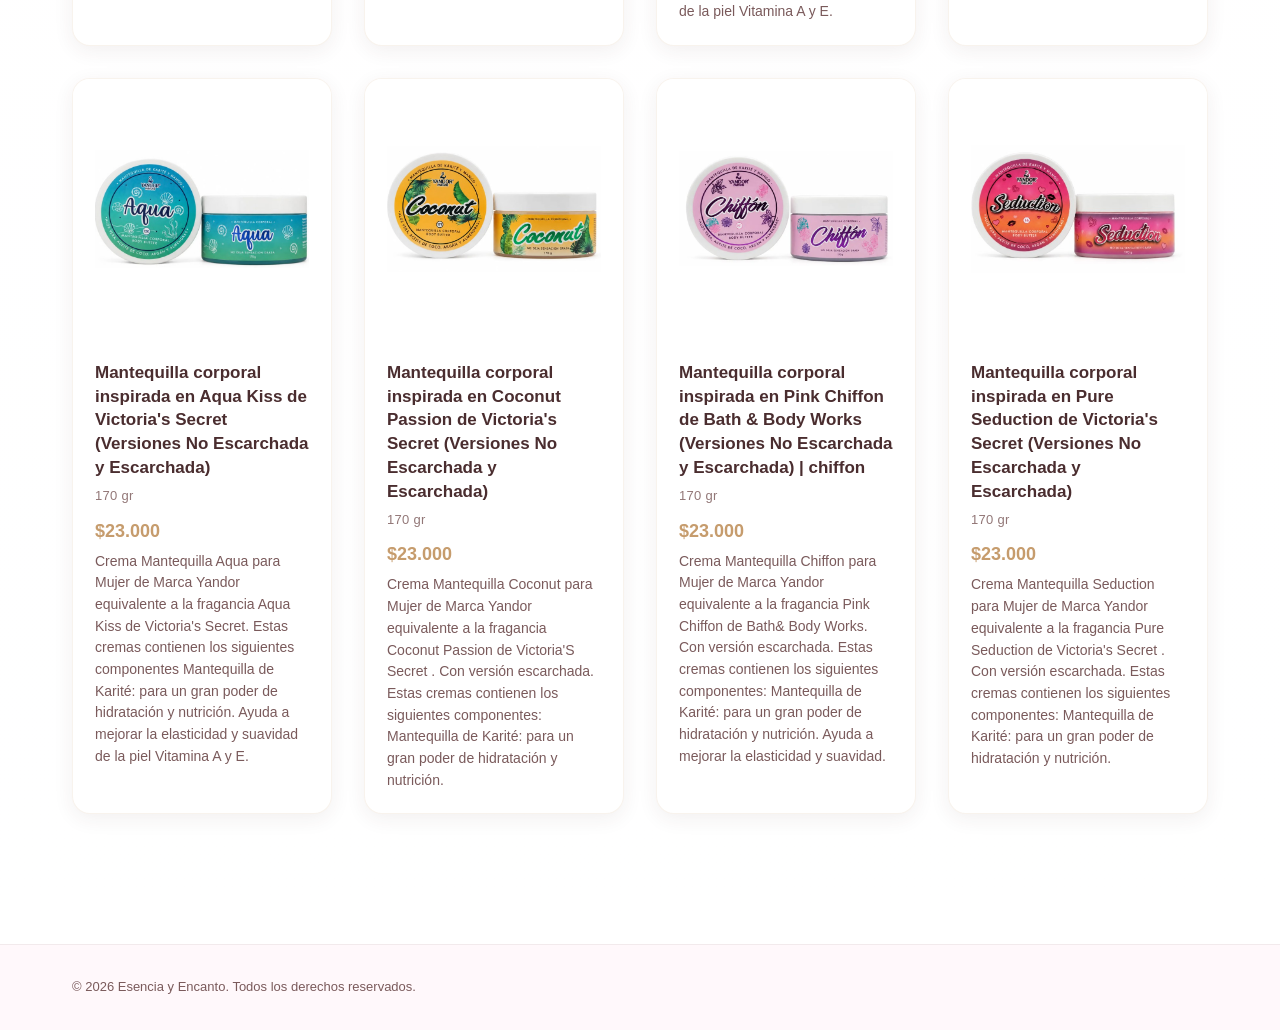
<file: coleccion-femenina.html>
<!DOCTYPE html>
<html lang="es">
<head>
  <meta charset="UTF-8">
  <meta name="viewport" content="width=device-width, initial-scale=1.0">
  <title>Perfumes para Dama - Esencia y Encanto</title>
  <link rel="stylesheet" href="style.css">
</head>


<body>
<header class="site-header">

  <div class="container header-container">

    <a class="logo" href="index.html">
      Esencia y Encanto
    </a>

    <nav class="nav">

      <a href="index.html" class="active">Inicio</a>

      <a href="perfumes-tubo.html">
        Perfumes en tubo
      </a>

      <a href="coleccion-femenina.html">
        Coleccion Femenina
      </a>

      <a href="coleccion-masculina.html">
        Coleccion Masculina
      </a>
      
      <!-- MENÚ DESPLEGABLE DE ACCESORIOS -->
      <div class="menu-desplegable">
        <details>
          <summary>Accesorios</summary>

          <ul class="submenu">
            <li><a href="topitos.html">Topitos</a></li>
            <li><a href="cadenas.html">Cadenas</a></li>
            <li><a href="anillos.html">Anillos</a></li>
            <li><a href="earcuff.html">Earcuff</a></li>
            <li><a href="pulseras.html">Pulseras</a></li>
          </ul>
        </details>
      </div>

    </nav>

  </div>

</header>

  <section class="catalogo">
    <div class="container">
      <h2 class="section-title">Perfumes Para Dama</h2>
      <p class="subtitle">Descubre fragancias exclusivas que definen la elegancia.</p>
      <div class="grid">

        <!-- Aquí tus tarjetas de perfumes de lujo -->
        
        <article class="card">
          <img src="img/adriana.jpg" alt="adriana">
          <div class="card-body">
            <h3>
              Inspirado en Cloud de Ariana Grande | Adriana
            </h3>
            <p class="size">
              100 ml
            </p>
            <p class="price">
              $52.000
            </p>
            <p class="desc">
              Perfume Adriana para Mujer equivalente a la fragancia Cloud de Ariana Grande 
            </p>
          </div>
        </article>        
        
        
        <article class="card">
          <img src="img/katty.jpg" alt="Perfume inspirado en Meow de Katy Perry">
          <div class="card-body">
            <h3>
              Inspirado en Meow de Katy Perry
            </h3>
            <p class="size">
              90 ml
            </p>
            <p class="price">
              $80.000
            </p>
            <p class="desc">
              Dulce y coqueto, con notas de pera y mandarina.
            </p>
          </div>
        </article>


        <article class="card">
          <img src="img/yumyum.jpg" alt="Perfume Yum Yum">
          <div class="card-body">
            <h3>
              Inspirado en Yum Yum de Armaf
            </h3>
            <p class="size">
              105 ml
            </p>
            <p class="price">
              $80.000
            </p>
            <p class="desc">
              Perfume Yum de Mujer de marca Yandor,
              equivalente a la fragancia Yum Yum de Armaf.
            </p>
          </div>
        </article>

        <article class="card">
          <img src="img/tropical-bite.jpg" alt="Tropical Bite">
          <div class="card-body">
            <h3>
              Tropical Bite
            </h3>
            <p class="size">
              85 ml
            </p>
            <p class="price">
              $65.000
            </p>
            <p class="desc">
              Inspirada en Karpos de Ahli.
            </p>
          </div>
        </article>


        <article class="card">
          <img src="img/electric-bite.jpg" alt="Electric Bite">
          <div class="card-body">
            <h3>
              Electric Bite
            </h3>
            <p class="size">
              85 ml
            </p>
            <p class="price">
              $65.000
            </p>
            <p class="desc">
              Inspirada en Haya de Lattafa.
            </p>
          </div>
        </article>


        <article class="card">
          <img src="img/cherry-bite.jpg" alt="Cherry Bite">
          <div class="card-body">
            <h3>
              Cherry Bite
            </h3>
            <p class="size">
              85 ml
            </p>
            <p class="price">
              $65.000
            </p>
            <p class="desc">
              Inspirado en L'Aventure Grapefruit de Al Haramain.
            </p>
          </div>
        </article>



        <article class="card">
          <img src="img/island.jpg" alt="Island Bliss">
          <div class="card-body">
            <h3>
              Island Bliss
            </h3>
            <p class="size">
              95 ml
            </p>
            <p class="price">
              $85.000
            </p>
            <p class="desc">
              Perfume Island de Mujer de marca Yandor y equivalente a la fragancia Island Bliss de Armaf
            </p>
          </div>
        </article>


        <article class="card">
          <img src="img/dilara.jpg" alt="Dilara Marly">
          <div class="card-body">
            <h3>
              Delina Marly
            </h3>
            <p class="size">
              95 ml
            </p>
            <p class="price">
              $85.000
            </p>
            <p class="desc">
              Perfume Dilara de Mujer de marca Yandor equivalente a la fragancia Delina de Parfums de Marly
            </p>
          </div>
        </article>


        <article class="card">
          <img src="img/9th.jpg" alt="9pm Pour Femme">
          <div class="card-body">
            <h3>
              Inspirado en 9pm Pour Femme de Afnan
            </h3>
            <p class="size">
              100 ml
            </p>
            <p class="price">
              $42.000
            </p>
            <p class="desc">
              Perfume 9 Th Avenue para mujer de marca Yandor.
            </p>
          </div>
        </article>

        <article class="card">
          <img src="img/noble.jpg" alt="Noble Blush">
          <div class="card-body">
            <h3>
              Inspirado en Noble Blush de Lattafa
            </h3>
            <p class="size">
              100 ml
            </p>
            <p class="price">
              $32.000
            </p>
            <p class="desc">
              Perfume Noble de marca Yandor.
            </p>
          </div>
        </article>

        <article class="card">
          <img src="img/lattafakaram.jpg" alt="Yara de Lattafa">
          <div class="card-body">
            <h3>
              Inspirado en Yara de Lattafa
            </h3>
            <p class="size">
              100 ml
            </p>
            <p class="price">
              $37.000
            </p>
            <p class="desc">
              Perfume Karam para mujer de marca Yandor.
            </p>
          </div>
        </article>

        <article class="card">
          <img src="img/girl-blush.jpg" alt="Good Girl Blush">
          <div class="card-body">
            <h3>
              Good Girl Blush
            </h3>
            <p class="size">
              100 ml
            </p>
            <p class="price">
              $63.000
            </p>
            <p class="desc">
              Inspirado en Good Girl Blush Elixir de Carolina Herrera.
            </p>
          </div>
        </article>  
        
        
        <article class="card">
          <img src="img/toygirl.jpg" alt="Toy Girl">
          <div class="card-body">
            <h3>
              Toy 2 Bubble Gum de Moschino
            </h3>
            <p class="size">
              100 ml
            </p>
            <p class="price">
              $63.000
            </p>
            <p class="desc">
              Perfume Toy Girl para Mujer de marca Yandor equivalente a la fragancia Toy 2 Bubble Gum de Moschino 
            </p>
          </div>
        </article>     
        
        
        <article class="card">
          <img src="img/icelove.jpg" alt="Ice Love 2">
          <div class="card-body">
            <h3>
            Ice Love 2 de Moschino
            </h3>
            <p class="size">
              100 ml
            </p>
            <p class="price">
              $63.000
            </p>
            <p class="desc">
              Perfume para Mujer Ice Love 2 de marca Evial equivalente a la fragancia Toy 2 de Moschino. 
            </p>
          </div>
        </article>     

        <article class="card">
          <img src="img/peral.jpg" alt="Toy 2 Pearl">
          <div class="card-body">
            <h3>
            Toy 2 Pearl de Moschino
            </h3>
            <p class="size">
              100 ml
            </p>
            <p class="price">
              $63.000
            </p>
            <p class="desc">
              Perfume Pearl Unisex de marca Yandor equivalente a la fragancia Toy 2 Pearl de Moschino 
            </p>
          </div>
        </article> 

        <article class="card">
          <img src="img/duo mini moschino.jpg" alt="Estuche Duo Toy Mini para Mujer">
          <div class="card-body">
            <h3>
            Estuche Duo Toy Mini Para mujer
            </h3>
            <p class="size">
              30 ml
            </p>
            <p class="price">
              $63.000
            </p>
            <p class="desc">
              Estuche Duo Toy Mini Para Mujer de marca Yandor . Contiene 2 perfumes de 30 ml Inspirados en las fragancias Toy 2 Bubble Gum y Toy 2 Pearl de Moschino. 
            </p>
          </div>
        </article>         

        <article class="card">
          <img src="img/paccorabanne.jpg" alt="Paco Rabanne">
          <div class="card-body">
            <h3>
             Fame de Paco Rabanne
            </h3>
            <p class="size">
              100 ml
            </p>
            <p class="price">
              $63.000
            </p>
            <p class="desc">
              Perfume para Mujer de marca Evial equivalente a la fragancia Fame de Paco Rabanne
            </p>
          </div>
        </article>


        <article class="card">
          <img src="img/yaratous.jpg" alt="Yara Tous de Lattafa">
          <div class="card-body">
            <h3>
             Yara Tous de Lattafa 
            </h3>
            <p class="size">
              100 ml
            </p>
            <p class="price">
              $63.000
            </p>
            <p class="desc">
              Perfume Karma Tous para mujer de marca Evial equivalente a la fragancia Yara Tous
            </p>
          </div>
        </article>    
        
        
        <article class="card">
          <img src="img/yaramoi.jpg" alt="Yara Moi de Lattafa">
          <div class="card-body">
            <h3>
             Inspirado en Yara Moi de Lattafa 
            </h3>
            <p class="size">
              100 ml
            </p>
            <p class="price">
              $63.000
            </p>
            <p class="desc">
              Perfume Karma para mujer de marca Evial equivalente a la fragancia Yara Moi
            </p>
          </div>
        </article>        

        <article class="card">
          <img src="img/goodchic.jpg" alt="Good Girl">
          <div class="card-body">
            <h3>
             Inspirado en Good Girl de Carolina Herrera
            </h3>
            <p class="size">
              90 ml
            </p>
            <p class="price">
              $63.000
            </p>
            <p class="desc">
              Perfume Good Chic para Mujer de marca Yandor equivalente a la fragancia Good Girl de Carolina Herrera
            </p>
          </div>
        </article> 

        <article class="card">
          <img src="img/goodgirlchic.jpg" alt="Very Good Girl">
          <div class="card-body">
            <h3>
             Inspirado en Very Good Girl de Carolina Herrera 
            </h3>
            <p class="size">
              90 ml
            </p>
            <p class="price">
              $63.000
            </p>
            <p class="desc">
              Perfume Red Good Chic para Mujer de marca Yandor equivalente a la fragancia Very Good Girl de Carolina Herrera
            </p>
          </div>
        </article> 


        <article class="card">
          <img src="img/good.jpg" alt="Very Good Girl">
          <div class="card-body">
            <h3>
             Inspirado en Good Girl de Carolina Herrera 
            </h3>
            <p class="size">
              30 ml
            </p>
            <p class="price">
              $63.000
            </p>
            <p class="desc">
              Perfume Good Chic Mini para Mujer de marca Yandor equivalente a la fragancia Good Girl de Carolina Herrera
            </p>
          </div>
        </article> 


        <article class="card">
          <img src="img/cristal.jpg" alt="omina crystalline">
          <div class="card-body">
            <h3>
             Inspirado en Omnia Crystalline de Bvlgari 
            </h3>
            <p class="size">
              60 ml
            </p>
            <p class="price">
              $63.000
            </p>
            <p class="desc">
              Perfume Cristal de mujer de marca Yandor equivalente a la fragancia Omnia Crystaline de Bvlgari
            </p>
          </div>
        </article>


        <article class="card">
          <img src="img/coral.jpg" alt="omina coral">
          <div class="card-body">
            <h3>
             Inspirado en Omnia Coral de Bvlgari  
            </h3>
            <p class="size">
              60 ml
            </p>
            <p class="price">
              $63.000
            </p>
            <p class="desc">
              Perfume Coral de mujer de marca Yandor equivalente a la fragancia Omnia Coral de Bvlgari. 
            </p>
          </div>
        </article>     
        
        
        <article class="card">
          <img src="img/amatista.jpg" alt="omina amethusta">
          <div class="card-body">
            <h3>
             Inspirado en Omnia Amethyste de Bvlgari 
            </h3>
            <p class="size">
              60 ml
            </p>
            <p class="price">
              $63.000
            </p>
            <p class="desc">
              Perfume Amatista de mujer de marca Yandor equivalente a la fragancia Omnia Amethyste de Bvlgari. 
            </p>
          </div>
        </article>       
        
        
        <article class="card">
          <img src="img/nextlujo.jpg" alt="thank u">
          <div class="card-body">
            <h3>
             Inspirado en Thank U, Next de Ariana Grande 
            </h3>
            <p class="size">
              100 ml
            </p>
            <p class="price">
              $63.000
            </p>
            <p class="desc">
              Perfume Next para mujer de marca Yandor con fragancia equivalente a Thank U, Next de Ariana Grande. 
            </p>
          </div>
        </article>         


        <article class="card">
          <img src="img/candy.jpg" alt="candy">
          <div class="card-body">
            <h3>
             Inspirado en Yara Candy de Lattafa
            </h3>
            <p class="size">
              100 ml
            </p>
            <p class="price">
              $63.000
            </p>
            <p class="desc">
              Perfume Candy para mujer de marca Yandor con fragancia equivalente a Yara Candy de Lattafa.
            </p>
          </div>
        </article>        

        <article class="card">
          <img src="img/bombon.jpg" alt="bombon">
          <div class="card-body">
            <h3>
            Inspirado en Juiced Berry de Victoria's Secret | Bombon 
            </h3>
            <p class="size">
              100 ml
            </p>
            <p class="price">
              $63.000
            </p>
            <p class="desc">
              Perfume Bombon para Mujer de marca Yandor equivalente a la fragancia Juiced Berry de Victoria's Secret
            </p>
          </div>
        </article>  

        <article class="card">
          <img src="img/berryontop.jpg" alt="berryn">
          <div class="card-body">
            <h3>
            Inspirado en Berry On Top Lattafa | Berry 
            </h3>
            <p class="size">
              80 ml
            </p>
            <p class="price">
              $89.000
            </p>
            <p class="desc">
              Perfume Berry de Mujer, equivalente a la fragancia Berry On Top de Lattafa
            </p>
          </div>
        </article> 

        <article class="card">
          <img src="img/choco.jpg" alt="choco">
          <div class="card-body">
            <h3>
            Inspirado en Choco Overdose Lattafa | Choco 
            </h3>
            <p class="size">
              80 ml
            </p>
            <p class="price">
              $89.000
            </p>
            <p class="desc">
              Perfume Choco de Mujer, equivalente a la fragancia Choco Overdose de Lattafa. 
            </p>
          </div>
        </article> 

      
        <article class="card">
          <img src="img/cookie.jpg" alt="cookie">
          <div class="card-body">
            <h3>
            Inspirado en Cookie Crave Lattafa | Cookie
            </h3>
            <p class="size">
              80 ml
            </p>
            <p class="price">
              $89.000
            </p>
            <p class="desc">
              Perfume Cookie de Mujer de marca Yandor y equivalente a la fragancia Cookie Crave de Lattafa 
            </p>
          </div>
        </article>    
        
        

        <article class="card">
          <img src="img/mallow.jpg" alt="mallow">
          <div class="card-body">
            <h3>
           Inspirado en Mallow Maddnes de Lattafa  | Mallow
            </h3>
            <p class="size">
              80 ml
            </p>
            <p class="price">
              $89.000
            </p>
            <p class="desc">
              Perfume Mallow de Mujer equivalente a la fragancia Mallow Maddnes de Lattafa 
            </p>
          </div>
        </article>     
        
        
        <article class="card">
          <img src="img/herlegacy.jpg" alt="her legacy">
          <div class="card-body">
            <h3>
           Inspirado en la Her Confession de Lattafa | Her Legacy
            </h3>
            <p class="size">
              100 ml
            </p>
            <p class="price">
              $79.000
            </p>
            <p class="desc">
             Perfume Her Legacy de Mujer equivalente a la fragancia Her Confession de Lattafa
            </p>
          </div>
        </article>        


        <article class="card">
          <img src="img/minitaconyvestidofucsia.jpg" alt="mini tacon y vestido fucsia">
          <div class="card-body">
            <h3>
           Estuche Mini Tacón y Vestido Fucsia
            </h3>
            <p class="size">
              30 ml
            </p>
            <p class="price">
              $65.000
            </p>
            <p class="desc">
             Estuche Mini Tacón y vestido. Contiene dos perfumes de 30ml Inspirados en las fragancias: Inspirado en Agua del Sol de Escada (30 ml) Inspirado en Miami Blossom de Escada (30 ml)
            </p>
          </div>
        </article> 


        <article class="card">
          <img src="img/minitaconyvestidodorado.jpg" alt="mini tacon y vestido dorado">
          <div class="card-body">
            <h3>
           Estuche Mini Tacón y Vestido Dorado
            </h3>
            <p class="size">
              30 ml
            </p>
            <p class="price">
              $65.000
            </p>
            <p class="desc">
             Estuche Mini Tacón y vestido. Contiene dos perfumes de 30ml Inspirados en las fragancias: Inspirado en Cafe Intense de Montale (30 ml) Inspirado en Khamrah (30 ml)
            </p>
          </div>
        </article>      
        
        
        <article class="card">
          <img src="img/minitaconyvestidorojo.jpg" alt="mini tacon y vestido rojo">
          <div class="card-body">
            <h3>
           Estuche Mini Tacón y Vestido Rojo
            </h3>
            <p class="size">
              30 ml
            </p>
            <p class="price">
              $65.000
            </p>
            <p class="desc">
             Estuche Mini Tacón y vestido. Contiene dos perfumes de 30ml Inspirados en las fragancias: Inspirado en Good Girl Blush Elixir de Carolina Herrera (30 ml) Inspirado en Good Girl de Carolina Herrera (30 ml)
            </p>
          </div>
        </article>   
        
        <article class="card">
          <img src="img/minitaconyvestidomorado.jpg" alt="mini tacon y vestido morado">
          <div class="card-body">
            <h3>
           Estuche Mini Tacón y Vestido Morado
            </h3>
            <p class="size">
              30 ml
            </p>
            <p class="price">
              $65.000
            </p>
            <p class="desc">
             Estuche Mini Tacón y vestido. Contiene dos perfumes de 30ml Inspirados en las fragancias: Inspirado en Brisa Cubana de Escada (30 ml) Inspirado en Show Me Love de Escada (30 ml)
            </p>
          </div>
        </article>           


        <article class="card">
          <img src="img/minitaconyvestidoazul.jpg" alt="mini tacon y vestido azul">
          <div class="card-body">
            <h3>
           Estuche Mini Tacón y Vestido Azul
            </h3>
            <p class="size">
              30 ml
            </p>
            <p class="price">
              $65.000
            </p>
            <p class="desc">
             Estuche Mini Tacón y vestido. Contiene dos perfumes de 30ml Inspirados en las fragancias: Inspirado en Karpos de Ahli (30 ml) Inspirado en Chance Eua Tendre de Chanel (30 ml)
            </p>
          </div>
        </article>
        
  
        <article class="card">
          <img src="img/minitaconyvestidoplata.jpg" alt="mini tacon y vestido plata">
          <div class="card-body">
            <h3>
           Estuche Mini Tacón y Vestido Plata
            </h3>
            <p class="size">
              30 ml
            </p>
            <p class="price">
              $65.000
            </p>
            <p class="desc">
             Estuche Mini Tacón y vestido.Contiene dos perfumes de 30ml Inspirados en las fragancias: Inspirado en Electric Cherry de Tom Ford (30 ml) Inspirado en Mayar de Lattafa (30 ml) 
            </p>
          </div>
        </article> 
        
        
        <article class="card">
          <img src="img/Lavidaesbellalancome.jpg" alt="la vida es bella de lancome">
          <div class="card-body">
            <h3>
           Inspirado en La Vida es Bella de Lancome | Dolce Vita
            </h3>
            <p class="size">
              100 ml
            </p>
            <p class="price">
              $47.000
            </p>
            <p class="desc">
             Perfume Dolce Vita para Mujer equivalente a la fragancia La Vie Est Belle de Lancome.
            </p>
          </div>
        </article>  
        
        
        <article class="card">
          <img src="img/dolcevitaelixir.jpg" alt="la vida es bella Elixir">
          <div class="card-body">
            <h3>
           Inspirado En La Vida Es Bella Elixir De Lancome | Dolce Vita Elixir
            </h3>
            <p class="size">
              100 ml
            </p>
            <p class="price">
              $47.000
            </p>
            <p class="desc">
             Perfume Dolce Vita Elixir para Mujer equivalente a la fragancia La Vie Est Belle Elixir de Lancome.
            </p>
          </div>
        </article>     
        
        
        <article class="card">
          <img src="img/chiffonlujo.jpg" alt="Pink Chiffon">
          <div class="card-body">
            <h3>
           Inspirada en Pink Chiffon de Bath & Body Works | Chiffon
            </h3>
            <p class="size">
              110 ml
            </p>
            <p class="price">
              $47.000
            </p>
            <p class="desc">
             Perfume Chiffon para Mujer equivalente a la fragancia Pink Chiffon de Bath & Body Works
            </p>
          </div>
        </article>  
        
        
        <article class="card">
          <img src="img/romadonna.jpg" alt="roma donna">
          <div class="card-body">
            <h3>
          Inspirado en Valentino Donna Born in Roma Green Stravaganza de Valentino | Roma Donna
            </h3>
            <p class="size">
              110 ml
            </p>
            <p class="price">
              $47.000
            </p>
            <p class="desc">
             Perfume Roma Donna para Mujer equivalente a la fragancia Valentino Donna Born in Roma Green Stravaganza de Valentino
            </p>
          </div>
        </article>  


        <article class="card">
          <img src="img/perfumecabelloglow.jpg" alt="perfume para el cabello">
          <div class="card-body">
            <h3>
              Perfume Para el Cabello Glowy
            </h3>
            <p class="size">
              135 ml
            </p>
            <p class="price">
              $27.000
            </p>
            <p class="desc">
              Perfume para el cabello Glowy para Mujer de marca Yandor. Este producto pertenece a la línea Yandor Beauty. Fragancia Frutal para el cabello con notas de Acaí. Sin alcohol (no reseca la hebra capilar). Aminoácido (repara la fibra Capilar). Keratina Hidrolizada (te ayudara a disminuir el frizz).
            </p>
          </div>
        </article>

        <article class="card">
          <img src="img/perfumecabellowitty.jpg" alt="perfume para el cabello">
          <div class="card-body">
            <h3>
              Perfume Para el Cabello Witty
            </h3>
            <p class="size">
              135 ml
            </p>
            <p class="price">
              $27.000
            </p>
            <p class="desc">
              Perfume para el cabello Witty para Mujer de marca Yandor. Este producto pertenece a la línea Yandor Beauty. Fragancia Frutal para el cabello con notas de Acaí Sin alcohol (no reseca la hebra capilar) Aminoácido (repara la fibra Capilar) Keratina Hidrolizada (te ayudara a disminuir el frizz)
            </p>
          </div>
        </article>

        <article class="card">
          <img src="img/perfumecabellocutie.jpg" alt="perfume para el cabello">
          <div class="card-body">
            <h3>
              Perfume Para el Cabello Cutie
            </h3>
            <p class="size">
              135 ml
            </p>
            <p class="price">
              $27.000
            </p>
            <p class="desc">
              Perfume para el cabello Cutie para Mujer de marca Yandor. Este producto pertenece a la línea Yandor Beauty. Fragancia Frutal para el cabello con notas de Acaí. Sin alcohol (no reseca la hebra capilar). Aminoácido (repara la fibra Capilar). Keratina Hidrolizada (te ayudara a disminuir el frizz).
            </p>
          </div>
        </article>

    
        <article class="card">
          <img src="img/perfumecabellofunny.jpg" alt="perfume para el cabello">
          <div class="card-body">
            <h3>
              Perfume Para el Cabello Funny
            </h3>
            <p class="size">
              135 ml
            </p>
            <p class="price">
              $27.000
            </p>
            <p class="desc">
              Perfume para el cabello Funny para Mujer de marca Yandor. Este producto pertenece a la línea Yandor Beauty. Fragancia Frutal para el cabello con notas de Acaí Sin alcohol (no reseca la hebra capilar) Aminoácido (repara la fibra Capilar) Keratina Hidrolizada (te ayudara a disminuir el frizz).
            </p>
          </div>
        </article>      
        
        
        <article class="card">
          <img src="img/splashbombon.jpg" alt="splash bombon">
          <div class="card-body">
            <h3>
              Splash Inspirado en Juiced Berry de Victoria's Secret | Bombon
            </h3>
            <p class="size">
              250ml
            </p>
            <p class="price">
              $22.000
            </p>
            <p class="desc">
              Splash Bombon para Mujer equivalente a la fragancia Juiced Berry de Victoria's Secret. 
            </p>
          </div>
        </article>   


        <article class="card">
          <img src="img/splashparty.jpg" alt="splash party">
          <div class="card-body">
            <h3>
              Splash Inspirado en Purple Iris & Amber de Victoria's Secret | Party
            </h3>
            <p class="size">
              250ml
            </p>
            <p class="price">
              $22.000
            </p>
            <p class="desc">
              Splash Party para Mujer de marca Yandor equivalente a la fragancia Purple Iris & Amber de Victoria's Secret.
            </p>
          </div>
        </article>   


        <article class="card">
          <img src="img/splashbombshell.jpg" alt="splash bombshell">
          <div class="card-body">
            <h3>
              Splash Inspirado en Bombshell de Victoria's Secret | Bombshell
            </h3>
            <p class="size">
              250ml
            </p>
            <p class="price">
              $22.000
            </p>
            <p class="desc">
              Splash Bombshell para Mujer de marca Yandor equivalente a la fragancia Bombshell de Victoria's Secret. 
            </p>
          </div>
        </article> 


        <article class="card">
          <img src="img/splashkiss.jpg" alt="splash kiss">
          <div class="card-body">
            <h3>
              Splash Inspirado en Pomegranate & Lotus de Victoria's Secret | Kiss
            </h3>
            <p class="size">
              250ml
            </p>
            <p class="price">
              $22.000
            </p>
            <p class="desc">
               Splash para Mujer Kiss de marca Yandor equivalente a la fragancia Pomegranate & Lotus de Victoria's Secret.
            </p>
          </div>
        </article>  
        
        
        <article class="card">
          <img src="img/pamela.jpg" alt="Pamela">
          <div class="card-body">
            <h3>
              Pamela
            </h3>
            <p class="size">
              250 ml
            </p>
            <p class="price">
              $15.000
            </p>
            <p class="desc">
              Splash para mujer inspirado en Paris Hilton.
            </p>
          </div>
        </article>


        <article class="card">
          <img src="img/sorbettosplash.jpg" alt="Sorbetto">
          <div class="card-body">
            <h3>
              Sorbetto
            </h3>
            <p class="size">
              250 ml
            </p>
            <p class="price">
              $15.000
            </p>
            <p class="desc">
              Splash para mujer inspirado en Sorbetto Rosso de Escada.
            </p>
          </div>
        </article>        


        <article class="card">
          <img src="img/splashmango.jpg" alt="Mango">
          <div class="card-body">
            <h3>
              Splash Inspirado en Mango Temptation de Victoria's Secret | Mango
            </h3>
            <p class="size">
              250 ml
            </p>
            <p class="price">
              $22.000
            </p>
            <p class="desc">
              Splash Mango para Mujer de marca Yandor equivalente a la fragancia Mango Temptation de Victoria's Secret. 
            </p>
          </div>
        </article>  


        <article class="card">
          <img src="img/sofresh.jpg" alt="So fresh">
          <div class="card-body">
            <h3>
              Splash Inspirado en Fresh & Clean de Victoria's Secret | So Fresh
            </h3>
            <p class="size">
              250 ml
            </p>
            <p class="price">
              $22.000
            </p>
            <p class="desc">
              Splash So Fresh para Mujer de marca Yandor equivalente a la fragancia Fresh & Clean de Victoria's Secret. 
            </p>
          </div>
        </article>

        <article class="card">
          <img src="img/vainilla.jpg" alt="Vainilla">
          <div class="card-body">
            <h3>
              Splash Inspirado en Vainilla Lace de Victoria's Secret | Vainilla
            </h3>
            <p class="size">
              250 ml
            </p>
            <p class="price">
              $22.000
            </p>
            <p class="desc">
              Splash Vainilla para Mujer de marca Yandor equivalente a la fragancia Vanilla Lace de Victoria's Secret.
            </p>
          </div>
        </article>

        <article class="card">
          <img src="img/splashsunset.jpg" alt="Sunset">
          <div class="card-body">
            <h3>
              Perfume en Splash inspirado en Taj Sunset de Escada | Sunset
            </h3>
            <p class="size">
              250 ml
            </p>
            <p class="price">
              $22.000
            </p>
            <p class="desc">
              Perfume en splash Sunset para Mujer de marca Yandor equivalente a la fragancia Taj Sunset de Escada
          </div>
        </article>


        <article class="card">
          <img src="img/splashchiffon.jpg" alt="Chiffon">
          <div class="card-body">
            <h3>
              Splash Inspirado en Pink Chiffon de Bath&Body Works | Chiffon
            </h3>
            <p class="size">
              250 ml
            </p>
            <p class="price">
              $22.000
            </p>
            <p class="desc">
              Splash Chiffon para Mujer de marca Yandor equivalente a la fragancia Pink Chiffon de Bath&Body Works 
          </div>
        </article>        


        <article class="card">
          <img src="img/splashseduction.jpg" alt="Seduction">
          <div class="card-body">
            <h3>
              Splash Inspirado en Pure Seduction de Victoria's Secret | Seduction
            </h3>
            <p class="size">
              250 ml
            </p>
            <p class="price">
              $22.000
            </p>
            <p class="desc">
              Splash Seduction para Mujer de marca Yandor equivalente a la fragancia Pure Seduction de Victoria's Secret. 
          </div>
        </article>         


        <article class="card">
          <img src="img/splashaqua.jpg" alt="Aqua">
          <div class="card-body">
            <h3>
              Splash Inspirado en Aqua Kiss de Victoria's Secret | Aqua
            </h3>
            <p class="size">
              250 ml
            </p>
            <p class="price">
              $22.000
            </p>
            <p class="desc">
               Splash Aqua para Mujer de marca Yandor equivalente a la fragancia Aqua Kiss de Victoria's Secret. 
          </div>
        </article>

        <article class="card">
          <img src="img/splashaqua.jpg" alt="Aqua">
          <div class="card-body">
            <h3>
              Splash Inspirado en Aqua Kiss de Victoria's Secret | Aqua
            </h3>
            <p class="size">
              250 ml
            </p>
            <p class="price">
              $22.000
            </p>
            <p class="desc">
               Splash Aqua para Mujer de marca Yandor equivalente a la fragancia Aqua Kiss de Victoria's Secret. 
          </div>
        </article>


        <article class="card">
          <img src="img/splashcoconut.jpg" alt="Coconut">
          <div class="card-body">
            <h3>
               Splash Inspirado en Coconut Passion de Victoria's Secret | Coconut
            </h3>
            <p class="size">
              250 ml
            </p>
            <p class="price">
              $22.000
            </p>
            <p class="desc">
               Splash Coconut para Mujer de marca Yandor equivalente a la fragancia Coconut Passion de Victoria's Secret.
          </div>
        </article>    
        
        
        <article class="card">
          <img src="img/bluelights.jpg" alt="Blue Lights">
          <div class="card-body">
            <h3>
               Perfume en Splash inspirado en Light Blue de Dolce&Gabbana | Blue Light
            </h3>
            <p class="size">
              250 ml
            </p>
            <p class="price">
              $22.000
            </p>
            <p class="desc">
              Perfume en splash Blue Light para Mujer de marca Yandor equivalente a la fragancia Light Blue de Dolce&Gabbana.
          </div>
        </article>  


        <article class="card">
          <img src="img/splashdance.jpg" alt="Dance">
          <div class="card-body">
            <h3>
               Perfume en Splash inspirado en Can Can de Paris Hilton | Dance
            </h3>
            <p class="size">
              250 ml
            </p>
            <p class="price">
              $22.000
            </p>
            <p class="desc">
              Perfume en splash Dance para Mujer de marca Yandor equivalente a la fragancia Can Can de Paris Hilton 
          </div>
        </article>          


        <article class="card">
          <img src="img/chiffonmini.jpg" alt="Chiffon">
          <div class="card-body">
            <h3>
               Splash Mini Inspirado en Pink Chiffon de Bath&Body Works | Chiffon
            </h3>
            <p class="size">
              135 ml
            </p>
            <p class="price">
              $15.000
            </p>
            <p class="desc">
              Splash Chiffon Mini para Mujer de marca Yandor equivalente a la fragancia Pink Chiffon de Bath&Body Works
          </div>
        </article>   


        <article class="card">
          <img src="img/minicoconut.jpg" alt="Chiffon">
          <div class="card-body">
            <h3>
               Splash Mini Inspirado en Coconut Passion de Victoria's Secret | Coconut
            </h3>
            <p class="size">
              135 ml
            </p>
            <p class="price">
              $15.000
            </p>
            <p class="desc">
              Splash Coconut Mini para Mujer de marca Yandor equivalente a la fragancia Coconut Passion de Victoria's Secret. 
          </div>
        </article>    
        
        
        <article class="card">
          <img src="img/minibombon.jpg" alt="Bombon">
          <div class="card-body">
            <h3>
              Splash Mini Inspirado en Juiced Berry de Victoria's Secret | Bombon
            </h3>
            <p class="size">
              135 ml
            </p>
            <p class="price">
              $11.000
            </p>
            <p class="desc">
              Splash Mini Bombon para Mujer de marca Yandor equivalente a la fragancia Juiced Berry de Victoria's Secret.
            </p>
          </div>
        </article>
        
        
        
        <article class="card">
          <img src="img/cremaescarchada.jpg" alt="crema perfumada escarchada">
          <div class="card-body">
            <h3>
          Body & Body Crema Perfumada Escarchada Body & Body Etiqueta Color Palo Rosa - Escoge la Fragancia
            </h3>
            <p class="size">
              220 ml
            </p>
            <p class="price">
              $23.000
            </p>
            <p class="desc">
             Crema Humectante para manos y cuerpo Premium Body & Body escarchada con la fragancia que desees.Contiene propiedades emolientes que humectan y suavizan tu piel.
            </p>
          </div>
        </article>
        
        <article class="card">
          <img src="img/cremaperfumadaazul.jpg" alt="crema perfumada azul">
          <div class="card-body">
            <h3>
              Crema Perfumada Body & Body Etiqueta de Margaritas - Escoge la Fragancia
            </h3>
            <p class="size">
              220 ml
            </p>
            <p class="price">
              $23.000
            </p>
            <p class="desc">
              Crema Humectante para manos y cuerpo Premium de marca Body & Body con la fragancia que desees. Contiene propiedades emolientes que humectan y suavizan tu piel.
            </p>
          </div>
        </article>   
        
        
        <article class="card">
          <img src="img/cremaperfumadamorada.jpg" alt="crema perfumada morada">
          <div class="card-body">
            <h3>
              Crema Perfumada Body & Body Etiqueta Color Pastel - Escoge la Fragancia
            </h3>
            <p class="size">
              220 ml
            </p>
            <p class="price">
              $23.000
            </p>
            <p class="desc">
              Crema Humectante para manos y cuerpo Premium Body & Body con la fragancia que desees.Contiene propiedades emolientes que humectan y suavizan tu piel.
            </p>
          </div>
        </article>     
        
        
        <article class="card">
          <img src="img/cremaperfumadarosada.jpg" alt="crema perfumada rosada">
          <div class="card-body">
            <h3>
              Crema Perfumada Body & Body Etiqueta de arcoiris - Escoge la Fragancia
            </h3>
            <p class="size">
              220 ml
            </p>
            <p class="price">
              $23.000
            </p>
            <p class="desc">
              Crema Humectante para manos y cuerpo Premium Body & Body con la fragancia que desees. Contiene propiedades emolientes que humectan y suavizan tu piel.
            </p>
          </div>
        </article>            
        

        <article class="card">
          <img src="img/cremahumectantecoconut.jpg" alt="crema perfumada coconut">
          <div class="card-body">
            <h3>
              Crema Inspirada en Coconut Passion de Victoria's Secret (Versiones No Escarchada y Escarchada)
            </h3>
            <p class="size">
              250 ml
            </p>
            <p class="price">
              $23.000
            </p>
            <p class="desc">
              Crema humectante Coconut para Mujer de marca Yandor equivalente a la fragancia Purple Iris & Amber de Victoria's Secret. Este producto pertenece a la línea de Crema Corporal Inspirada en fragancias de Victoria's Secret.
            </p>
          </div>
        </article>  


        <article class="card">
          <img src="img/cremaperfumadaseduction.jpg" alt="crema perfumada seduction">
          <div class="card-body">
            <h3>
              Crema inspirada Pure Seduction de Victoria's Secret (Versiones No Escarchada y Escarchada)
            </h3>
            <p class="size">
              250 ml
            </p>
            <p class="price">
              $23.000
            </p>
            <p class="desc">
              Crema humectante Seduction para Mujer de marca Yandor equivalente a la fragancia Pure Seduction de Victoria's Secret. Este producto pertenece a la línea de Crema Corporal Inspirada en fragancias de Victoria's Secret.
            </p>
          </div>
        </article>       
        
        <article class="card">
          <img src="img/cremabombshell.jpg" alt="crema perfumada bombshell">
          <div class="card-body">
            <h3>
              Crema inspirada en Bombshell de Victoria's Secret (Versiones No Escarchada y Escarchada)
            </h3>
            <p class="size">
              250 ml
            </p>
            <p class="price">
              $23.000
            </p>
            <p class="desc">
              Crema humectante Bombshell para Mujer de marca Yandor equivalente a la fragancia Bombshell de Victoria's Secret. Este producto pertenece a la línea de Crema Corporal Inspirada en fragancias de Victoria's Secret.
            </p>
          </div>
        </article>      
        
        
        <article class="card">
          <img src="img/cremamango.jpg" alt="crema perfumada mango">
          <div class="card-body">
            <h3>
              Crema inspirada en Mango Temptation de Victoria's Secret (Versiones No Escarchada y Escarchada)
            </h3>
            <p class="size">
              250 ml
            </p>
            <p class="price">
              $23.000
            </p>
            <p class="desc">
              Crema humectante Mango para Mujer de marca Yandor equivalente a la fragancia Mango Temptation de Victoria's Secret. Este producto pertenece a la línea de Crema Corporal Inspirada en fragancias de Victoria's Secret. 
            </p>
          </div>
        </article>        


        <article class="card">
          <img src="img/cremabombon.jpg" alt="crema perfumada bombon">
          <div class="card-body">
            <h3>
              Crema Inspirada en Juiced Berry de Victoria's Secret (Versiones No Escarchada y Escarchada)
            </h3>
            <p class="size">
              250 ml
            </p>
            <p class="price">
              $23.000
            </p>
            <p class="desc">
               Crema humectante Bombon para Mujer de marca Yandor equivalente a la fragancia Juiced Berry de Victoria's Secret. Este producto pertenece a la línea de Crema Corporal Inspirada en fragancias de Victoria's Secret.
            </p>
          </div>
        </article>          

        <article class="card">
          <img src="img/cremadurazno.jpg" alt="crema perfumada durazno">
          <div class="card-body">
            <h3>
              Crema Perfumada Body & Body Etiqueta Durazno - Escoge la fragancia
            </h3>
            <p class="size">
              220 ml
            </p>
            <p class="price">
              $23.000
            </p>
            <p class="desc">
               Crema humectante etiqueta durazno con la fragancia que desees. Contiene propiedades emolientes que humectan y suavizan tu piel. 
            </p>
          </div>
        </article> 

        <article class="card">
          <img src="img/cremapalorosa.jpg" alt="crema perfumada palo rosa">
          <div class="card-body">
            <h3>
              Crema Perfumada Body & Body Etiqueta Rosada - Escoge la fragancia
            </h3>
            <p class="size">
              220 ml
            </p>
            <p class="price">
              $23.000
            </p>
            <p class="desc">
                Crema humectante etiqueta Rosada de marca Yandor con la fragancia que desees. Contiene propiedades emolientes que humectan y suavizan tu piel. 
            </p>
          </div>
        </article>  
        
        
        <article class="card">
          <img src="img/cremakiss.jpg" alt="crema perfumada kiss">
          <div class="card-body">
            <h3>
              Crema inspirada en en Pomegranate & Lotus de Victoria's Secret (Versiones No Escarchada y Escarchada)
            </h3>
            <p class="size">
              220 ml
            </p>
            <p class="price">
              $23.000
            </p>
            <p class="desc">
                Crema humectante Kiss para Mujer de marca Yandor equivalente a la fragancia Pomegranate & Lotus de Victoria's Secret. Este producto pertenece a la línea de Crema Corporal Inspirada en fragancias de Victoria's Secret.
            </p>
          </div>
        </article>
        
      
        <article class="card">
          <img src="img/cremafresh.jpg" alt="crema perfumada fresh">
          <div class="card-body">
            <h3>
              Crema inspirada en Fresh y Clean de Victoria's Secret (Versiones No Escarchada y Escarchada)
            </h3>
            <p class="size">
              220 ml
            </p>
            <p class="price">
              $23.000
            </p>
            <p class="desc">
                Crema humectante So Fresh para Mujer de marca Yandor equivalente a la fragancia Fresh y Clean de Victoria's Secret. Este producto pertenece a la línea de Crema Corporal Inspirada en fragancias de Victoria's Secret.
            </p>
          </div>
        </article>      
        
        
        <article class="card">
          <img src="img/cremaaqua.jpg" alt="crema perfumada aqua">
          <div class="card-body">
            <h3>
              Crema Inspirada en Aqua Kiss de Victoria's Secret (Versiones No Escarchada y Escarchada) 
            </h3>
            <p class="size">
              220 ml
            </p>
            <p class="price">
              $23.000
            </p>
            <p class="desc">
                Crema humectante Aqua para Mujer de marca Yandor equivalente a la fragancia Aqua Kiss de Victoria's Secret. Este producto pertenece a la línea de Crema Corporal Inspirada en fragancias de Victoria's Secret. 
            </p>
          </div>
        </article>     
        
        
        <article class="card">
          <img src="img/cremachiffon.jpg" alt="crema perfumada chiffon">
          <div class="card-body">
            <h3>
               Crema inspirada en Pink Chiffon de Bath& BodyW orks (Versiones No Escarchada y Escarchada)
            </h3>
            <p class="size">
              220 ml
            </p>
            <p class="price">
              $23.000
            </p>
            <p class="desc">
                 Crema humectante Chiffon para Mujer de marca Yandor equivalente a la fragancia Pink Chiffon de Bath& Body Works Este producto pertenece a la línea de Crema Corporal Inspirada en fragancias de Bath& Body Works
            </p>
          </div>
        </article>          

        
        <article class="card">
          <img src="img/mantequillahumectantekiss.jpg" alt="mantequilla humectante kiss">
          <div class="card-body">
            <h3>
              Mantequilla corporal inspirada en Pomegranate & Lotus de Victoria's Secret (Versiones No Escarchada y Escarchada) | Kiss
            </h3>
            <p class="size">
              170 gr
            </p>
            <p class="price">
              $23.000
            </p>
            <p class="desc">
             Crema Mantequilla Kiss equivalente a la fragancia Pomegranate & Lotus de Victoria's Secret Estas cremas contienen los siguientes componentes: Mantequilla de Karité: para un gran poder de hidratación y nutrición. Ayuda a mejorar la elasticidad y suavidad de la piel Vitamina A y E.
            </p>
          </div>
        </article>          



        <article class="card">
          <img src="img/mantequillahumectantebombon.jpg" alt="mantequilla humectante bombon">
          <div class="card-body">
            <h3>
              Mantequilla corporal inspirada en Juiced Berry de Victoria's Secret (Versiones No Escarchada y Escarchada) | Bombón
            </h3>
            <p class="size">
              170 gr
            </p>
            <p class="price">
              $23.000
            </p>
            <p class="desc">
             Crema Mantequilla Bombon para Mujer de Marca Yandor equivalente a la fragancia Juiced Berry de Victoria's Secret. Con versión escarchada. Estas cremas contienen los siguientes componentes: Mantequilla de Karité: para un gran poder de hidratación y nutrición. Ayuda a mejorar la elasticidad y suavidad
            </p>
          </div>
        </article>   
        
        
 
        <article class="card">
          <img src="img/mantequillahumectanteaqua.jpg" alt="mantequilla humectante aqua">
          <div class="card-body">
            <h3>
              Mantequilla corporal inspirada en Aqua Kiss de Victoria's Secret (Versiones No Escarchada y Escarchada)
            </h3>
            <p class="size">
              170 gr
            </p>
            <p class="price">
              $23.000
            </p>
            <p class="desc">
             Crema Mantequilla Aqua para Mujer de Marca Yandor equivalente a la fragancia Aqua Kiss de Victoria's Secret. Estas cremas contienen los siguientes componentes Mantequilla de Karité: para un gran poder de hidratación y nutrición. Ayuda a mejorar la elasticidad y suavidad de la piel Vitamina A y E.  
            </p>
          </div>
        </article>   
        
        
        <article class="card">
          <img src="img/mantequillahumectantecoconut.jpg" alt="mantequilla humectante coconut">
          <div class="card-body">
            <h3>
              Mantequilla corporal inspirada en Coconut Passion de Victoria's Secret (Versiones No Escarchada y Escarchada)
            </h3>
            <p class="size">
              170 gr
            </p>
            <p class="price">
              $23.000
            </p>
            <p class="desc">
             Crema Mantequilla Coconut para Mujer de Marca Yandor equivalente a la fragancia Coconut Passion de Victoria'S Secret . Con versión escarchada. Estas cremas contienen los siguientes componentes: Mantequilla de Karité: para un gran poder de hidratación y nutrición.  
            </p>
          </div>
        </article>   
        
        
        <article class="card">
          <img src="img/mantequillahumectantechiffon.jpg" alt="mantequilla humectante chiffon">
          <div class="card-body">
            <h3>
              Mantequilla corporal inspirada en Pink Chiffon de Bath & Body Works (Versiones No Escarchada y Escarchada) | chiffon
            </h3>
            <p class="size">
              170 gr
            </p>
            <p class="price">
              $23.000
            </p>
            <p class="desc">
             Crema Mantequilla Chiffon para Mujer de Marca Yandor equivalente a la fragancia Pink Chiffon de Bath& Body Works. Con versión escarchada. Estas cremas contienen los siguientes componentes: Mantequilla de Karité: para un gran poder de hidratación y nutrición. Ayuda a mejorar la elasticidad y suavidad.
            </p>
          </div>
        </article>  
        
        <article class="card">
          <img src="img/mantequillahumectanteseduction.jpg" alt="mantequilla humectante seduction">
          <div class="card-body">
            <h3>
              Mantequilla corporal inspirada en Pure Seduction de Victoria's Secret (Versiones No Escarchada y Escarchada)
            </h3>
            <p class="size">
              170 gr
            </p>
            <p class="price">
              $23.000
            </p>
            <p class="desc">
              Crema Mantequilla Seduction para Mujer de Marca Yandor equivalente a la fragancia Pure Seduction de Victoria's Secret . Con versión escarchada. Estas cremas contienen los siguientes componentes: Mantequilla de Karité: para un gran poder de hidratación y nutrición.
            </p>
          </div>
        </article>         
        


      </div>
    </div>
  </section>

  <footer class="site-footer">
    <div class="container footer-grid">
      <p>&copy; 2026 Esencia y Encanto. Todos los derechos reservados.</p>
    </div>
  </footer>
</body>
</file>
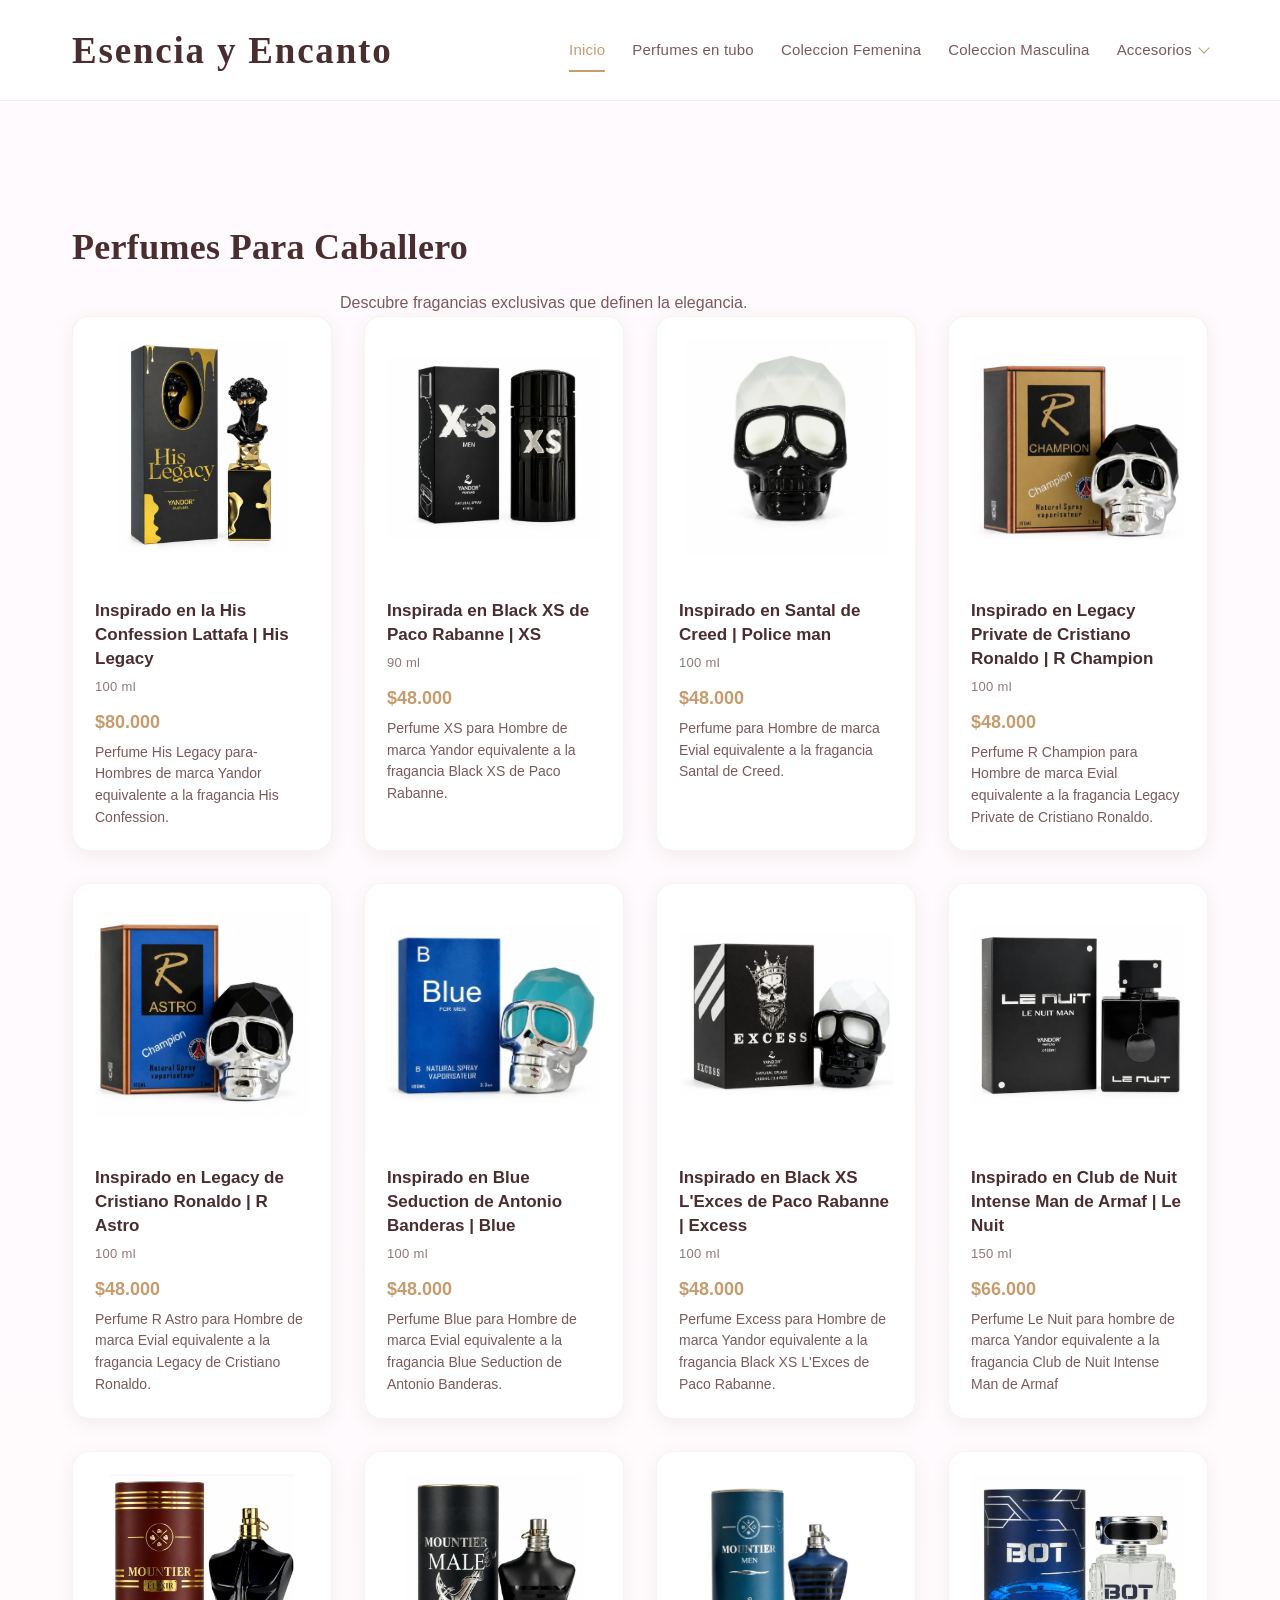
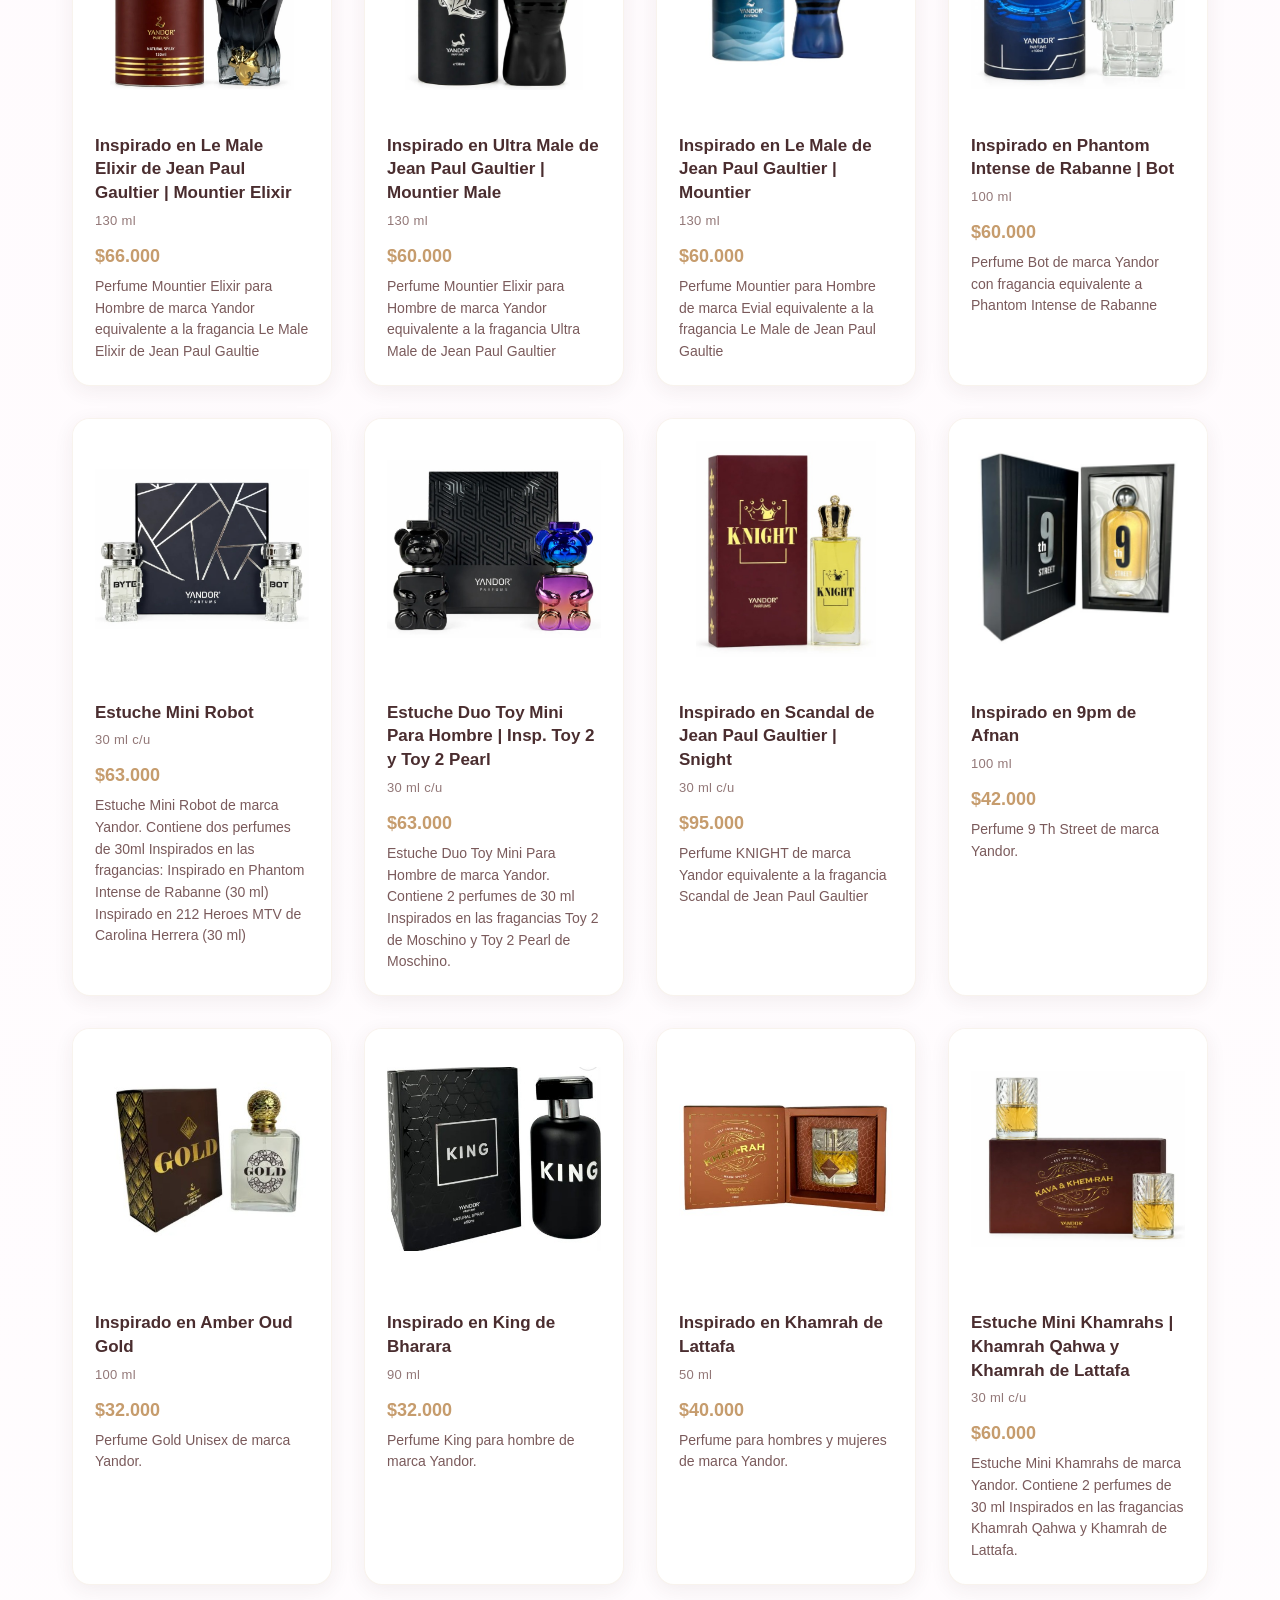
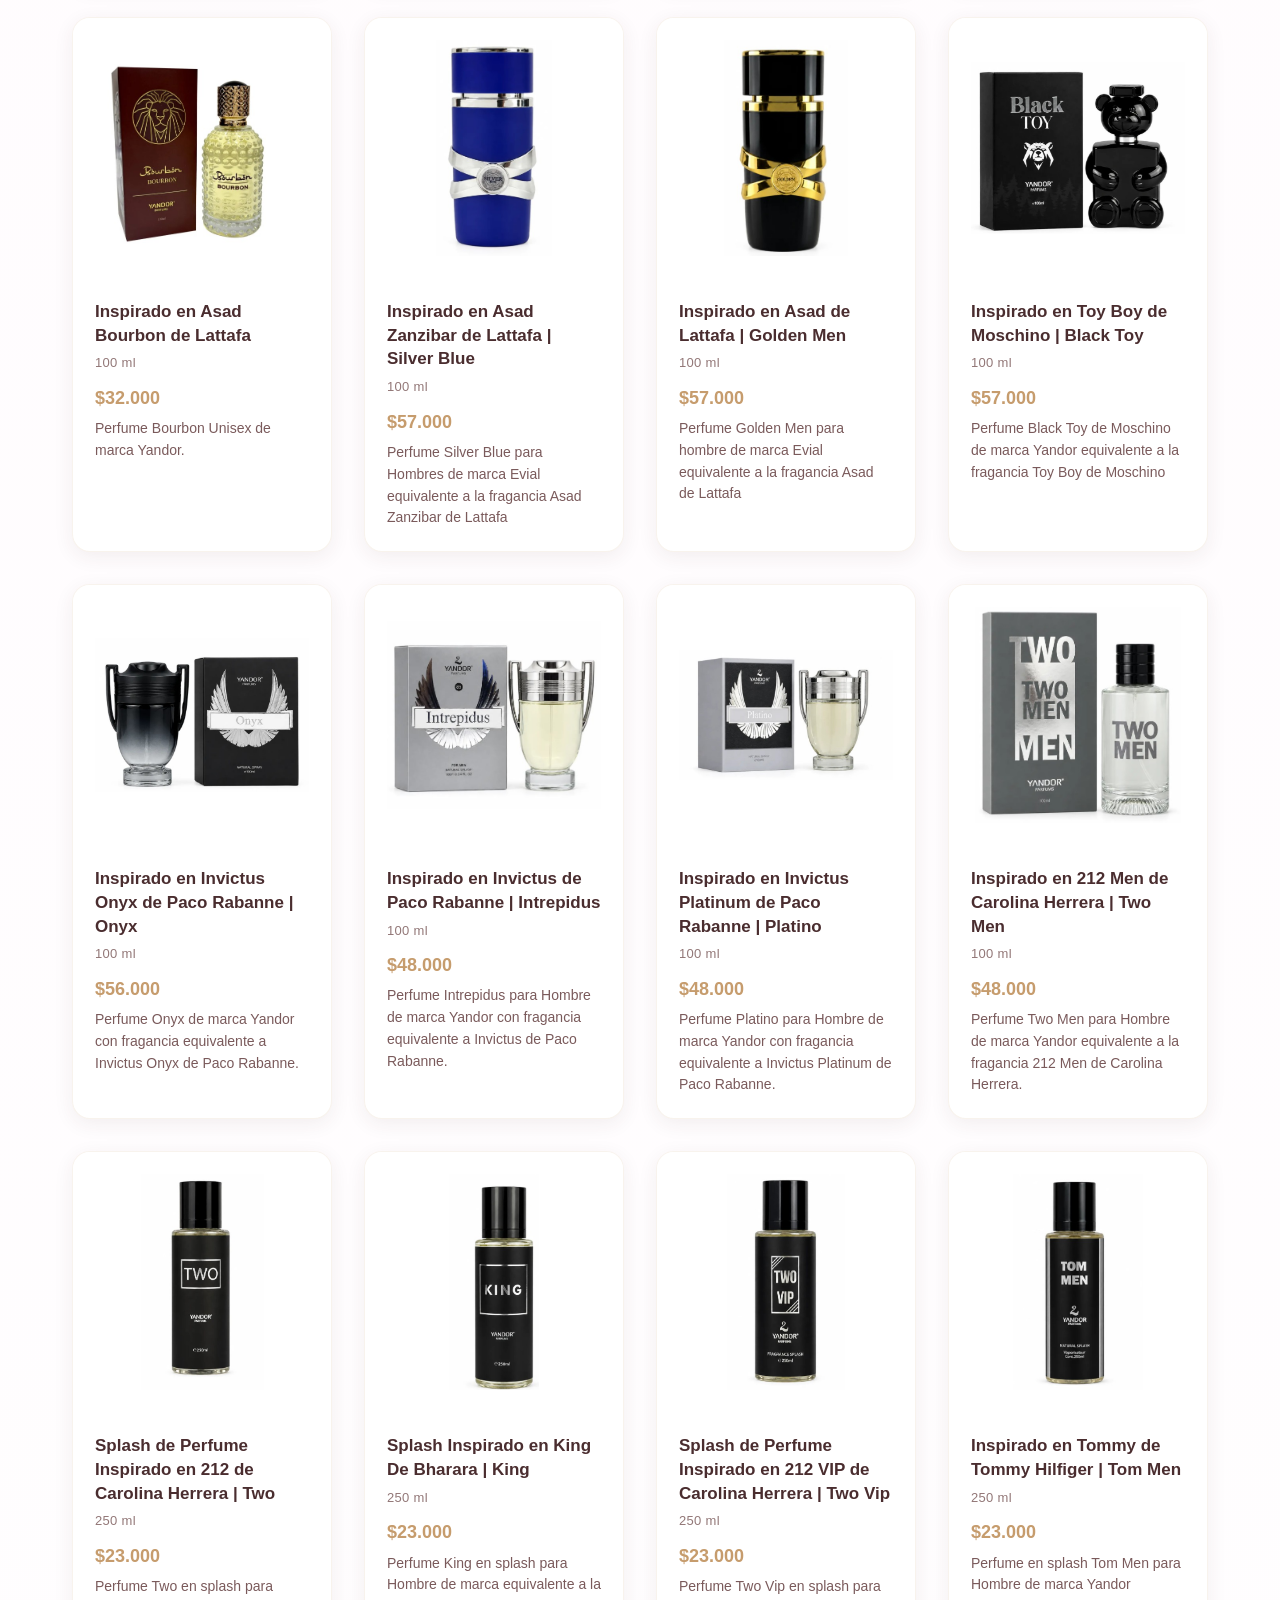
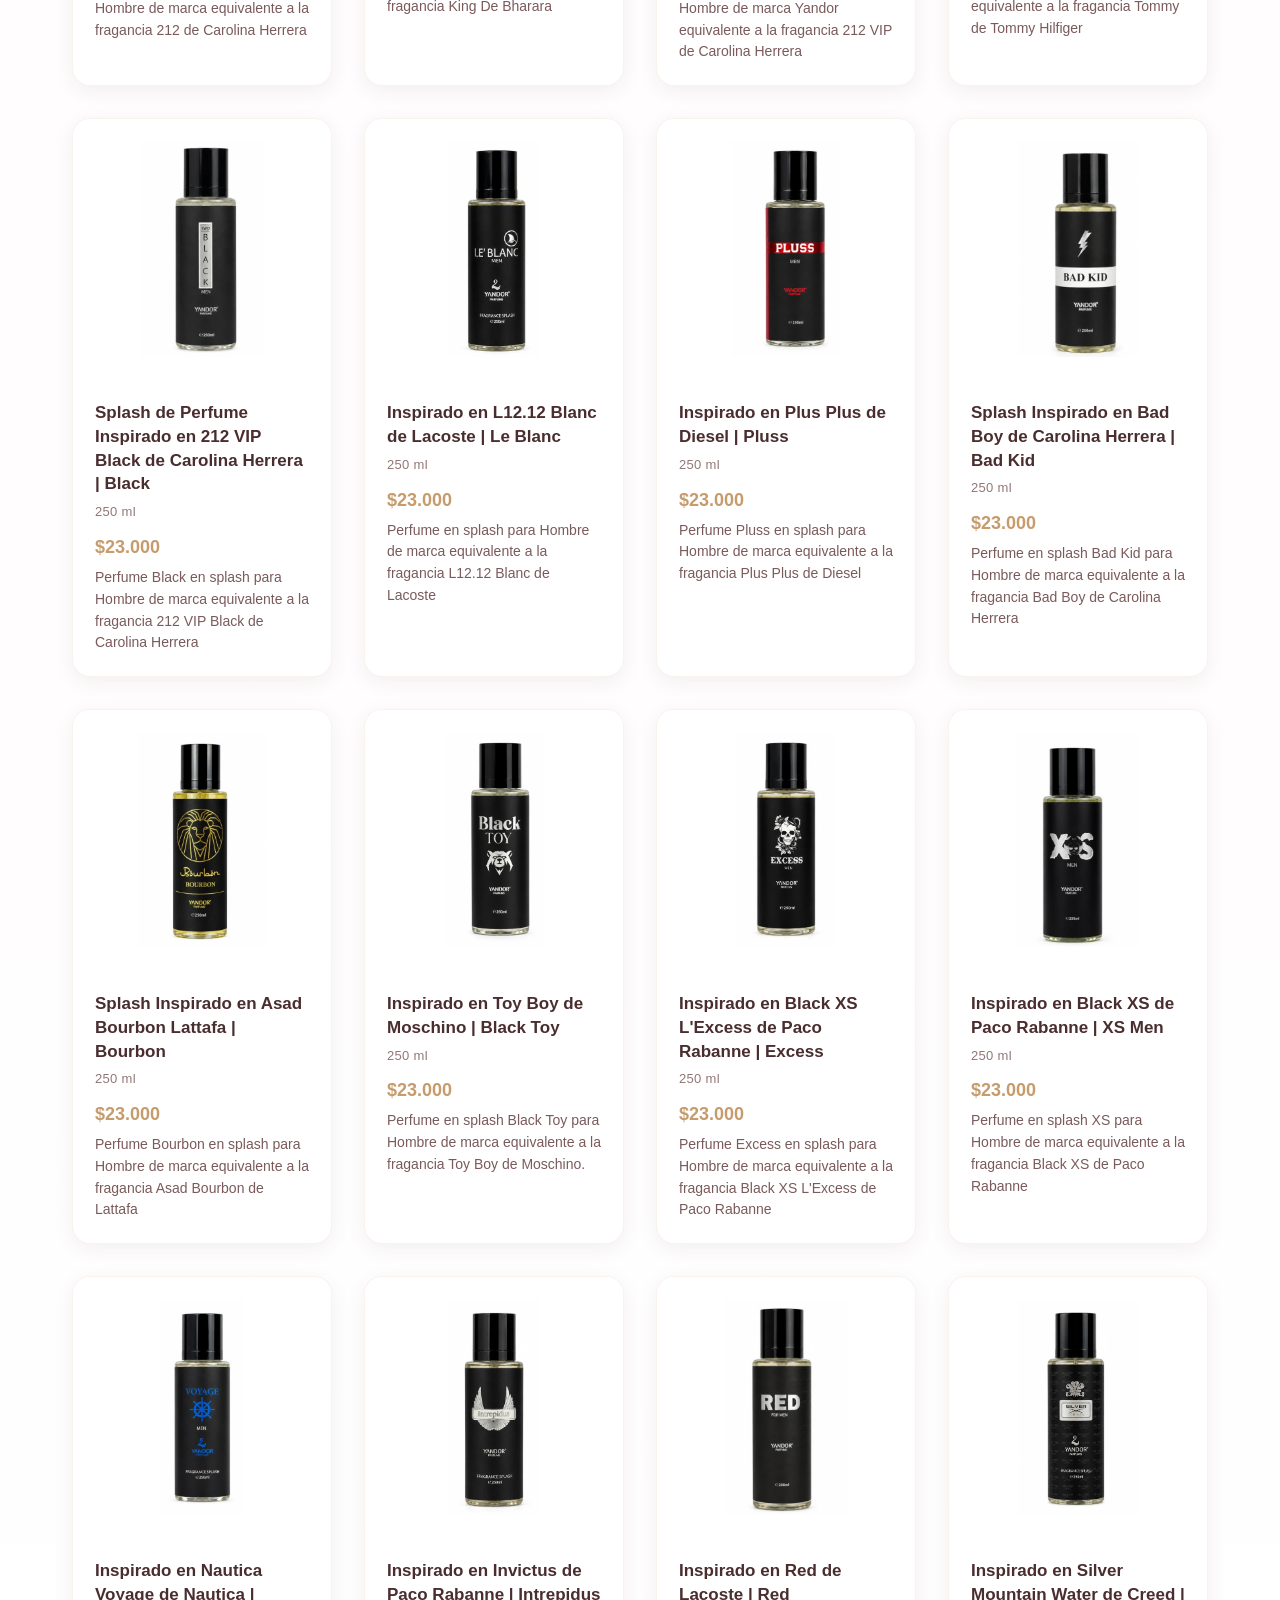
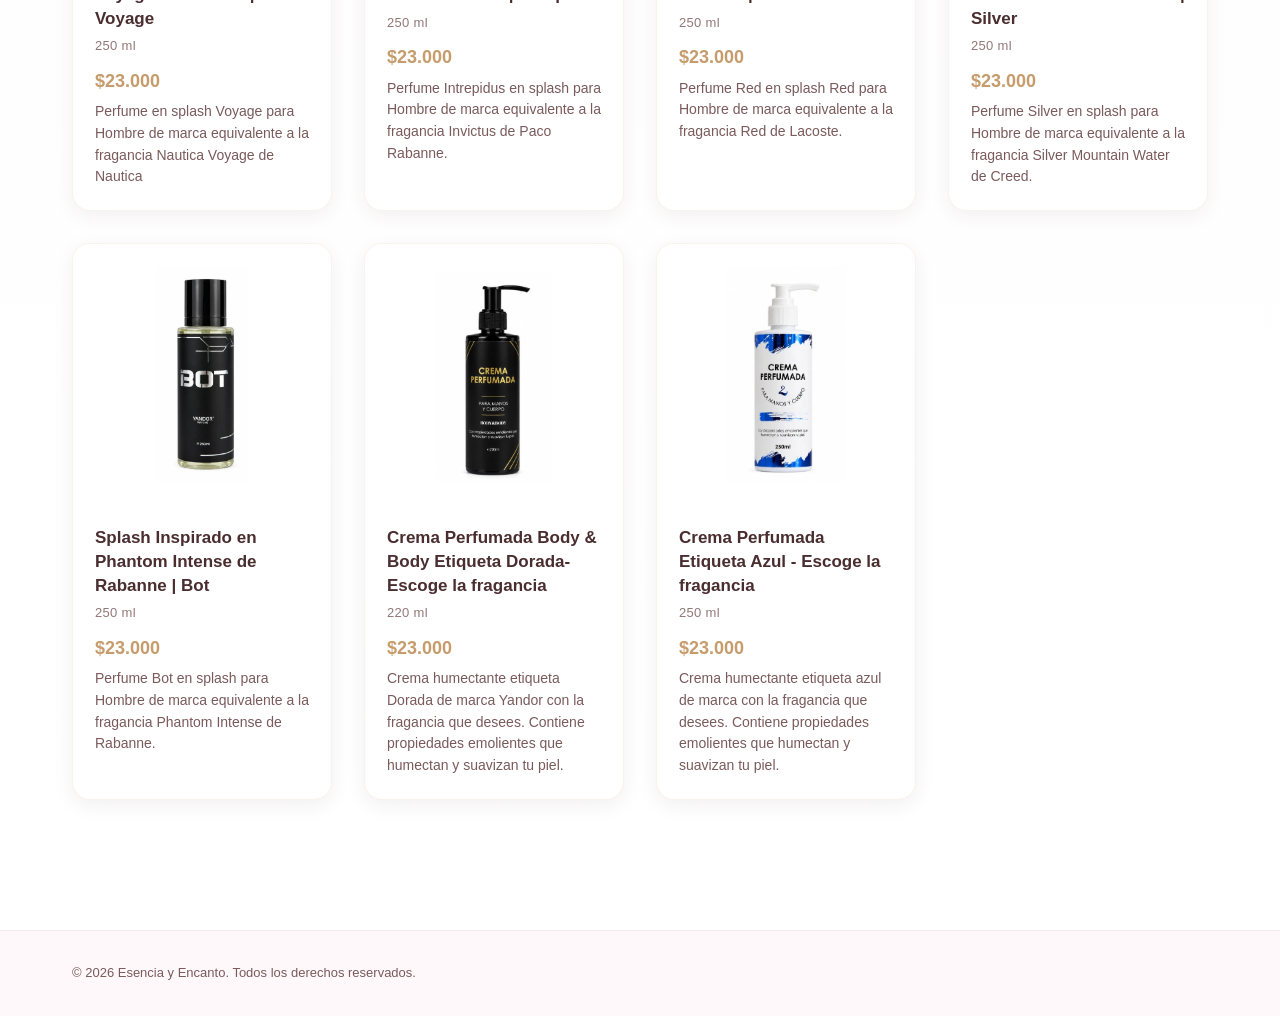
<file: coleccion-masculina.html>
<!DOCTYPE html>
<html lang="es">
<head>
  <meta charset="UTF-8">
  <meta name="viewport" content="width=device-width, initial-scale=1.0">
  <title>Colección Masculina - Esencia y Encanto</title>
  <link rel="stylesheet" href="style.css">
</head>
<body>
<header class="site-header">

  <div class="container header-container">

    <a class="logo" href="index.html">
      Esencia y Encanto
    </a>

    <nav class="nav">

      <a href="index.html" class="active">Inicio</a>

      <a href="perfumes-tubo.html">
        Perfumes en tubo
      </a>

      <a href="coleccion-femenina.html">
        Coleccion Femenina
      </a>

      <a href="coleccion-masculina.html">
        Coleccion Masculina
      </a>

      <!-- MENÚ DESPLEGABLE DE ACCESORIOS -->
      <div class="menu-desplegable">
        <details>
          <summary>Accesorios</summary>

          <ul class="submenu">
            <li><a href="topitos.html">Topitos</a></li>
            <li><a href="cadenas.html">Cadenas</a></li>
            <li><a href="anillos.html">Anillos</a></li>
            <li><a href="earcuff.html">Earcuff</a></li>
            <li><a href="pulseras.html">Pulseras</a></li>
          </ul>
        </details>
      </div>

    </nav>

  </div>

</header>

  <section class="catalogo">
    <div class="container">
      <h2 class="section-title">Perfumes Para Caballero</h2>
      <p class="subtitle">Descubre fragancias exclusivas que definen la elegancia.</p>
      <div class="grid">


        <!-- Aquí tus tarjetas de perfumes de lujo -->

        <article class="card">
          <img src="img/hislegacy.jpg" alt="His confession lattafa">
          <div class="card-body">
            <h3>
              Inspirado en la His Confession Lattafa | His Legacy
            </h3>
            <p class="size">
              100 ml
            </p>
            <p class="price">
              $80.000
            </p>
            <p class="desc">
              Perfume His Legacy para-Hombres de marca Yandor equivalente a la fragancia His Confession. 
            </p>
          </div>
        </article>


        <article class="card">
          <img src="img/xsmen.jpg" alt="black xs">
          <div class="card-body">
            <h3>
              Inspirada en Black XS de Paco Rabanne | XS
            </h3>
            <p class="size">
              90 ml
            </p>
            <p class="price">
              $48.000
            </p>
            <p class="desc">
               Perfume XS para Hombre de marca Yandor equivalente a la fragancia Black XS de Paco Rabanne.
            </p>
          </div>
        </article>        


        <article class="card">
          <img src="img/santal.jpg" alt="santal">
          <div class="card-body">
            <h3>
              Inspirado en Santal de Creed | Police man
            </h3>
            <p class="size">
              100 ml
            </p>
            <p class="price">
              $48.000
            </p>
            <p class="desc">
              Perfume para Hombre de marca Evial equivalente a la fragancia Santal de Creed.
            </p>
          </div>
        </article> 


        <article class="card">
          <img src="img/champion.jpg" alt="Legacy Private">
          <div class="card-body">
            <h3>
              Inspirado en Legacy Private de Cristiano Ronaldo | R Champion
            </h3>
            <p class="size">
              100 ml
            </p>
            <p class="price">
              $48.000
            </p>
            <p class="desc">
              Perfume R Champion para Hombre de marca Evial equivalente a la fragancia Legacy Private de Cristiano Ronaldo.
            </p>
          </div>
        </article>     
        
        
        <article class="card">
          <img src="img/astro.jpg" alt="astro">
          <div class="card-body">
            <h3>
              Inspirado en Legacy de Cristiano Ronaldo | R Astro
            </h3>
            <p class="size">
              100 ml
            </p>
            <p class="price">
              $48.000
            </p>
            <p class="desc">
              Perfume R Astro para Hombre de marca Evial equivalente a la fragancia Legacy de Cristiano Ronaldo.
            </p>
          </div>
        </article> 


        <article class="card">
          <img src="img/blueformen.jpg" alt="blue for men">
          <div class="card-body">
            <h3>
              Inspirado en Blue Seduction de Antonio Banderas | Blue
            </h3>
            <p class="size">
              100 ml
            </p>
            <p class="price">
              $48.000
            </p>
            <p class="desc">
              Perfume Blue para Hombre de marca Evial equivalente a la fragancia Blue Seduction de Antonio Banderas.
            </p>
          </div>
        </article>         


        <article class="card">
          <img src="img/excesslujo.jpg" alt="excess lujo">
          <div class="card-body">
            <h3>
              Inspirado en Black XS L'Exces de Paco Rabanne | Excess
            </h3>
            <p class="size">
              100 ml
            </p>
            <p class="price">
              $48.000
            </p>
            <p class="desc">
              Perfume Excess para Hombre de marca Yandor equivalente a la fragancia Black XS L'Exces de Paco Rabanne.
            </p>
          </div>
        </article>          


        <article class="card">
          <img src="img/lenuit.jpg" alt="Club de Nuit">
          <div class="card-body">
            <h3>
              Inspirado en Club de Nuit Intense Man de Armaf | Le Nuit
            </h3>
            <p class="size">
              150 ml
            </p>
            <p class="price">
              $66.000
            </p>
            <p class="desc">
              Perfume Le Nuit para hombre de marca Yandor equivalente a la fragancia Club de Nuit Intense Man de Armaf 
            </p>
          </div>
        </article>        


        <article class="card">
          <img src="img/mountierelixir.jpg" alt="Le male elixir">
          <div class="card-body">
            <h3>
              Inspirado en Le Male Elixir de Jean Paul Gaultier | Mountier Elixir
            </h3>
            <p class="size">
              130 ml
            </p>
            <p class="price">
              $66.000
            </p>
            <p class="desc">
              Perfume Mountier Elixir para Hombre de marca Yandor equivalente a la fragancia Le Male Elixir de Jean Paul Gaultie
            </p>
          </div>
        </article>  


        <article class="card">
          <img src="img/mountier.jpg" alt="Le male elixir">
          <div class="card-body">
            <h3>
              Inspirado en Ultra Male de Jean Paul Gaultier | Mountier Male
            </h3>
            <p class="size">
              130 ml
            </p>
            <p class="price">
              $60.000
            </p>
            <p class="desc">
              Perfume Mountier Elixir para Hombre de marca Yandor equivalente a la fragancia Ultra Male de Jean Paul Gaultier
            </p>
          </div>
        </article>


        <article class="card">
          <img src="img/male.jpg" alt="Male">
          <div class="card-body">
            <h3>
              Inspirado en Le Male de Jean Paul Gaultier | Mountier
            </h3>
            <p class="size">
              130 ml
            </p>
            <p class="price">
              $60.000
            </p>
            <p class="desc">
              Perfume Mountier para Hombre de marca Evial equivalente a la fragancia Le Male de Jean Paul Gaultie 
            </p>
          </div>
        </article>


        <article class="card">
          <img src="img/botlujo.jpg" alt="bot lujo">
          <div class="card-body">
            <h3>
              Inspirado en Phantom Intense de Rabanne | Bot
            </h3>
            <p class="size">
              100 ml
            </p>
            <p class="price">
              $60.000
            </p>
            <p class="desc">
              Perfume Bot de marca Yandor con fragancia equivalente a Phantom Intense de Rabanne 
            </p>
          </div>
        </article> 



        <article class="card">
          <img src="img/byte.jpg" alt="estuche mini robot">
          <div class="card-body">
            <h3>
              Estuche Mini Robot 
            </h3>
            <p class="size">
              30 ml c/u
            </p>
            <p class="price">
              $63.000
            </p>
            <p class="desc">
              Estuche Mini Robot de marca Yandor. Contiene dos perfumes de 30ml Inspirados en las fragancias: Inspirado en Phantom Intense de Rabanne (30 ml) Inspirado en 212 Heroes MTV de Carolina Herrera (30 ml) 
            </p>
          </div>
        </article> 
        
        
        <article class="card">
          <img src="img/estuchemoschino.jpg" alt="estuche moschino">
          <div class="card-body">
            <h3>
              Estuche Duo Toy Mini Para Hombre | Insp. Toy 2 y Toy 2 Pearl
            </h3>
            <p class="size">
              30 ml c/u
            </p>
            <p class="price">
              $63.000
            </p>
            <p class="desc">
              Estuche Duo Toy Mini Para Hombre de marca Yandor. Contiene 2 perfumes de 30 ml Inspirados en las fragancias Toy 2 de Moschino y Toy 2 Pearl de Moschino.  
            </p>
          </div>
        </article>         


        <article class="card">
          <img src="img/knight.jpg" alt="Knight">
          <div class="card-body">
            <h3>
              Inspirado en Scandal de Jean Paul Gaultier | Snight
            </h3>
            <p class="size">
              30 ml c/u
            </p>
            <p class="price">
              $95.000
            </p>
            <p class="desc">
              Perfume KNIGHT de marca Yandor equivalente a la fragancia Scandal de Jean Paul Gaultier
            </p>
          </div>
        </article>  


        <article class="card">
          <img src="img/9th2.jpg" alt="9pm de Afnan">
          <div class="card-body">
            <h3>
              Inspirado en 9pm de Afnan
            </h3>
            <p class="size">
              100 ml
            </p>
            <p class="price">
              $42.000
            </p>
            <p class="desc">
              Perfume 9 Th Street de marca Yandor.
            </p>
          </div>
        </article>

        <article class="card">
          <img src="img/gold.jpg" alt="Amber Oud Gold">
          <div class="card-body">
            <h3>
              Inspirado en Amber Oud Gold
            </h3>
            <p class="size">
              100 ml
            </p>
            <p class="price">
              $32.000
            </p>
            <p class="desc">
              Perfume Gold Unisex de marca Yandor.
            </p>
          </div>
        </article>

        <article class="card">
          <img src="img/king.jpg" alt="King de Bharara">
          <div class="card-body">
            <h3>
              Inspirado en King de Bharara
            </h3>
            <p class="size">
              90 ml
            </p>
            <p class="price">
              $32.000
            </p>
            <p class="desc">
              Perfume King para hombre de marca Yandor.
            </p>
          </div>
        </article>


        <article class="card">
          <img src="img/Khamrah.jpg" alt="Khamrah">
          <div class="card-body">
            <h3>
              Inspirado en Khamrah de Lattafa
            </h3>
            <p class="size">
              50 ml
            </p>
            <p class="price">
              $40.000
            </p>
            <p class="desc">
              Perfume para hombres y mujeres de marca Yandor.
            </p>
          </div>
        </article>


        <article class="card">
          <img src="img/minikhmarahs.jpg" alt="Khamrah">
          <div class="card-body">
            <h3>
              Estuche Mini Khamrahs  | Khamrah Qahwa y Khamrah de Lattafa
            </h3>
            <p class="size">
              30 ml c/u
            </p>
            <p class="price">
              $60.000
            </p>
            <p class="desc">
              Estuche Mini Khamrahs de marca Yandor. Contiene 2 perfumes de 30 ml Inspirados en las fragancias Khamrah Qahwa y Khamrah de Lattafa.
            </p>
          </div>
        </article>

        <article class="card">
          <img src="img/bourbon.jpg" alt="Asad Bourbon">
          <div class="card-body">
            <h3>
              Inspirado en Asad Bourbon de Lattafa
            </h3>
            <p class="size">
              100 ml
            </p>
            <p class="price">
              $32.000
            </p>
            <p class="desc">
              Perfume Bourbon Unisex de marca Yandor.
            </p>
          </div>
        </article>


        <article class="card">
          <img src="img/asadazul.jpg" alt="Asad zanzibar">
          <div class="card-body">
            <h3>
              Inspirado en Asad Zanzibar de Lattafa  | Silver Blue
            </h3>
            <p class="size">
              100 ml
            </p>
            <p class="price">
              $57.000
            </p>
            <p class="desc">
              Perfume Silver Blue para Hombres de marca Evial equivalente a la fragancia Asad Zanzibar de Lattafa 
            </p>
          </div>
        </article>


        <article class="card">
          <img src="img/goldenmen.jpg" alt="golden menr">
          <div class="card-body">
            <h3>
              Inspirado en Asad de Lattafa | Golden Men
            </h3>
            <p class="size">
              100 ml
            </p>
            <p class="price">
              $57.000
            </p>
            <p class="desc">
              Perfume Golden Men para hombre de marca Evial equivalente a la fragancia Asad de Lattafa 
            </p>
          </div>
        </article>


        <article class="card">
          <img src="img/blacktoy.jpg" alt="black toy">
          <div class="card-body">
            <h3>
              Inspirado en Toy Boy de Moschino | Black Toy
            </h3>
            <p class="size">
              100 ml
            </p>
            <p class="price">
              $57.000
            </p>
            <p class="desc">
              Perfume Black Toy de Moschino de marca Yandor equivalente a la fragancia Toy Boy de Moschino
            </p>
          </div>
        </article>        



        <article class="card">
          <img src="img/interpidusonyx.jpg" alt="interpidus onyx">
          <div class="card-body">
            <h3>
              Inspirado en Invictus Onyx de Paco Rabanne | Onyx
            </h3>
            <p class="size">
              100 ml
            </p>
            <p class="price">
              $56.000
            </p>
            <p class="desc">
              Perfume Onyx de marca Yandor con fragancia equivalente a Invictus Onyx de Paco Rabanne.
            </p>
          </div>
        </article>   


        <article class="card">
          <img src="img/interpiduslujo.jpg" alt="interpidus lujo">
          <div class="card-body">
            <h3>
              Inspirado en Invictus de Paco Rabanne | Intrepidus
            </h3>
            <p class="size">
              100 ml
            </p>
            <p class="price">
              $48.000
            </p>
            <p class="desc">
              Perfume Intrepidus para Hombre de marca Yandor con fragancia equivalente a Invictus de Paco Rabanne.
            </p>
          </div>
        </article> 




        <article class="card">
          <img src="img/invictusplatino.jpg" alt="invictus platino">
          <div class="card-body">
            <h3>
              Inspirado en Invictus Platinum de Paco Rabanne | Platino
            </h3>
            <p class="size">
              100 ml
            </p>
            <p class="price">
              $48.000
            </p>
            <p class="desc">
              Perfume Platino para Hombre de marca Yandor con fragancia equivalente a Invictus Platinum de Paco Rabanne. 
            </p>
          </div>
        </article>     
        
        
        <article class="card">
          <img src="img/212carolinaherrera.jpg" alt="212 carolina herrera">
          <div class="card-body">
            <h3>
              Inspirado en 212 Men de Carolina Herrera | Two Men
            </h3>
            <p class="size">
              100 ml
            </p>
            <p class="price">
              $48.000
            </p>
            <p class="desc">
              Perfume Two Men para Hombre de marca Yandor equivalente a la fragancia 212 Men de Carolina Herrera.
            </p>
          </div>
        </article>         


        <article class="card">
          <img src="img/splash212.jpg" alt="212 carolina herrera">
          <div class="card-body">
            <h3>
              Splash de Perfume Inspirado en 212 de Carolina Herrera | Two
            </h3>
            <p class="size">
              250 ml
            </p>
            <p class="price">
              $23.000
            </p>
            <p class="desc">
              Perfume Two en splash para Hombre de marca equivalente a la fragancia 212 de Carolina Herrera 
            </p>
          </div>
        </article>  



        <article class="card">
          <img src="img/splashking.jpg" alt="king de bharara">
          <div class="card-body">
            <h3>
              Splash Inspirado en King De Bharara | King
            </h3>
            <p class="size">
              250 ml
            </p>
            <p class="price">
              $23.000
            </p>
            <p class="desc">
              Perfume King en splash para Hombre de marca equivalente a la fragancia King De Bharara
            </p>
          </div>
        </article>  


        <article class="card">
          <img src="img/splashtwovip.jpg" alt="two vip">
          <div class="card-body">
            <h3>
              Splash de Perfume Inspirado en 212 VIP de Carolina Herrera | Two Vip
            </h3>
            <p class="size">
              250 ml
            </p>
            <p class="price">
              $23.000
            </p>
            <p class="desc">
              Perfume Two Vip en splash para Hombre de marca Yandor equivalente a la fragancia 212 VIP de Carolina Herrera 
            </p>
          </div>
        </article>  


        <article class="card">
          <img src="img/splashtom.jpg" alt="tom men">
          <div class="card-body">
            <h3>
              Inspirado en Tommy de Tommy Hilfiger | Tom Men
            </h3>
            <p class="size">
              250 ml
            </p>
            <p class="price">
              $23.000
            </p>
            <p class="desc">
              Perfume en splash Tom Men para Hombre de marca Yandor equivalente a la fragancia Tommy de Tommy Hilfiger
            </p>
          </div>
        </article>          



        <article class="card">
          <img src="img/splashblack.jpg" alt="black">
          <div class="card-body">
            <h3>
              Splash de Perfume Inspirado en 212 VIP Black de Carolina Herrera | Black
            </h3>
            <p class="size">
              250 ml
            </p>
            <p class="price">
              $23.000
            </p>
            <p class="desc">  
              Perfume Black en splash para Hombre de marca equivalente a la fragancia 212 VIP Black de Carolina Herrera
            </p>
          </div>
        </article>      
        
        
        <article class="card">
          <img src="img/splashleblanc.jpg" alt="le blanc">
          <div class="card-body">
            <h3>
              Inspirado en L12.12 Blanc de Lacoste | Le Blanc
            </h3>
            <p class="size">
              250 ml
            </p>
            <p class="price">
              $23.000
            </p>
            <p class="desc">  
              Perfume en splash para Hombre de marca equivalente a la fragancia L12.12 Blanc de Lacoste
            </p>
          </div>
        </article>       
        
        
        <article class="card">
          <img src="img/splashpluss.jpg" alt="pluss">
          <div class="card-body">
            <h3>
              Inspirado en Plus Plus de Diesel | Pluss
            </h3>
            <p class="size">
              250 ml
            </p>
            <p class="price">
              $23.000
            </p>
            <p class="desc">  
              Perfume Pluss en splash para Hombre de marca equivalente a la fragancia Plus Plus de Diesel
            </p>
          </div>
        </article>      
        
        

        <article class="card">
          <img src="img/splashbadkid.jpg" alt="bad kid">
          <div class="card-body">
            <h3>
              Splash Inspirado en Bad Boy de Carolina Herrera | Bad Kid
            </h3>
            <p class="size">
              250 ml
            </p>
            <p class="price">
              $23.000
            </p>
            <p class="desc">  
              Perfume en splash Bad Kid para Hombre de marca equivalente a la fragancia Bad Boy de Carolina Herrera 
            </p>
          </div>
        </article>        


        <article class="card">
          <img src="img/splashburbon.jpg" alt="bourbon">
          <div class="card-body">
            <h3>
              Splash Inspirado en Asad Bourbon Lattafa | Bourbon
            </h3>
            <p class="size">
              250 ml
            </p>
            <p class="price">
              $23.000
            </p>
            <p class="desc">  
              Perfume Bourbon en splash para Hombre de marca equivalente a la fragancia Asad Bourbon de Lattafa
            </p>
          </div>
        </article> 


        <article class="card">
          <img src="img/splashblacktoy.jpg" alt="black toy">
          <div class="card-body">
            <h3>
              Inspirado en Toy Boy de Moschino | Black Toy
            </h3>
            <p class="size">
              250 ml
            </p>
            <p class="price">
              $23.000
            </p>
            <p class="desc">  
              Perfume en splash Black Toy para Hombre de marca equivalente a la fragancia Toy Boy de Moschino. 
            </p>
          </div>
        </article> 
        
        
        <article class="card">
          <img src="img/splashexcess.jpg" alt="excess">
          <div class="card-body">
            <h3>
              Inspirado en Black XS L'Excess de Paco Rabanne | Excess
            </h3>
            <p class="size">
              250 ml
            </p>
            <p class="price">
              $23.000
            </p>
            <p class="desc">  
              Perfume Excess en splash para Hombre de marca equivalente a la fragancia Black XS L'Excess de Paco Rabanne
            </p>
          </div>
        </article>     
        
        

        <article class="card">
          <img src="img/splashxs.jpg" alt="xs">
          <div class="card-body">
            <h3>
              Inspirado en Black XS de Paco Rabanne | XS Men
            </h3>
            <p class="size">
              250 ml
            </p>
            <p class="price">
              $23.000
            </p>
            <p class="desc">  
              Perfume en splash XS para Hombre de marca equivalente a la fragancia Black XS de Paco Rabanne 
            </p>
          </div>
        </article>          



        <article class="card">
          <img src="img/splashvoyage.jpg" alt="voyage">
          <div class="card-body">
            <h3>
              Inspirado en Nautica Voyage de Nautica | Voyage
            </h3>
            <p class="size">
              250 ml
            </p>
            <p class="price">
              $23.000
            </p>
            <p class="desc">  
              Perfume en splash Voyage para Hombre de marca equivalente a la fragancia Nautica Voyage de Nautica
            </p>
          </div>
        </article>         
        
        
        <article class="card">
          <img src="img/splashinterpidus.jpg" alt="interpidus">
          <div class="card-body">
            <h3>
              Inspirado en Invictus de Paco Rabanne | Intrepidus
            </h3>
            <p class="size">
              250 ml
            </p>
            <p class="price">
              $23.000
            </p>
            <p class="desc">  
              Perfume Intrepidus en splash para Hombre de marca equivalente a la fragancia Invictus de Paco Rabanne.
            </p>
          </div>
        </article>    
        
        

        <article class="card">
          <img src="img/splashred.jpg" alt="red">
          <div class="card-body">
            <h3>
              Inspirado en Red de Lacoste | Red
            </h3>
            <p class="size">
              250 ml
            </p>
            <p class="price">
              $23.000
            </p>
            <p class="desc">  
              Perfume Red en splash Red para Hombre de marca equivalente a la fragancia Red de Lacoste.
            </p>
          </div>
        </article>      
        
        
        <article class="card">
          <img src="img/splashsilver.jpg" alt="silver">
          <div class="card-body">
            <h3>
              Inspirado en Silver Mountain Water de Creed | Silver
            </h3>
            <p class="size">
              250 ml
            </p>
            <p class="price">
              $23.000
            </p>
            <p class="desc">  
              Perfume Silver en splash para Hombre de marca equivalente a la fragancia Silver Mountain Water de Creed.
            </p>
          </div>
        </article>   
        
        

        <article class="card">
          <img src="img/splashbot.jpg" alt="bot">
          <div class="card-body">
            <h3>
              Splash Inspirado en Phantom Intense de Rabanne | Bot
            </h3>
            <p class="size">
              250 ml
            </p>
            <p class="price">
              $23.000
            </p>
            <p class="desc">  
              Perfume Bot en splash para Hombre de marca equivalente a la fragancia Phantom Intense de Rabanne.
            </p>
          </div>
        </article>         
        

        <article class="card">
          <img src="img/cremaperfumadahombre.jpg" alt="crema perfumada">
          <div class="card-body">
            <h3>
              Crema Perfumada Body & Body Etiqueta Dorada- Escoge la fragancia
            </h3>
            <p class="size">
              220 ml
            </p>
            <p class="price">
              $23.000
            </p>
            <p class="desc">  
              Crema humectante etiqueta Dorada de marca Yandor con la fragancia que desees. Contiene propiedades emolientes que humectan y suavizan tu piel.
            </p>
          </div>
        </article>          


        <article class="card">
          <img src="img/cremaperfumadahombreazul.jpg" alt="crema perfumada">
          <div class="card-body">
            <h3>
              Crema Perfumada Etiqueta Azul - Escoge la fragancia
            </h3>
            <p class="size">
              250 ml
            </p>
            <p class="price">
              $23.000
            </p>
            <p class="desc">  
              Crema humectante etiqueta azul de marca con la fragancia que desees. Contiene propiedades emolientes que humectan y suavizan tu piel.
            </p>
          </div>
        </article>          


      </div>
    </div>
  </section>

  <footer class="site-footer">
    <div class="container footer-grid">
      <p>&copy; 2026 Esencia y Encanto. Todos los derechos reservados.</p>
    </div>
  </footer>
</body>
</file>
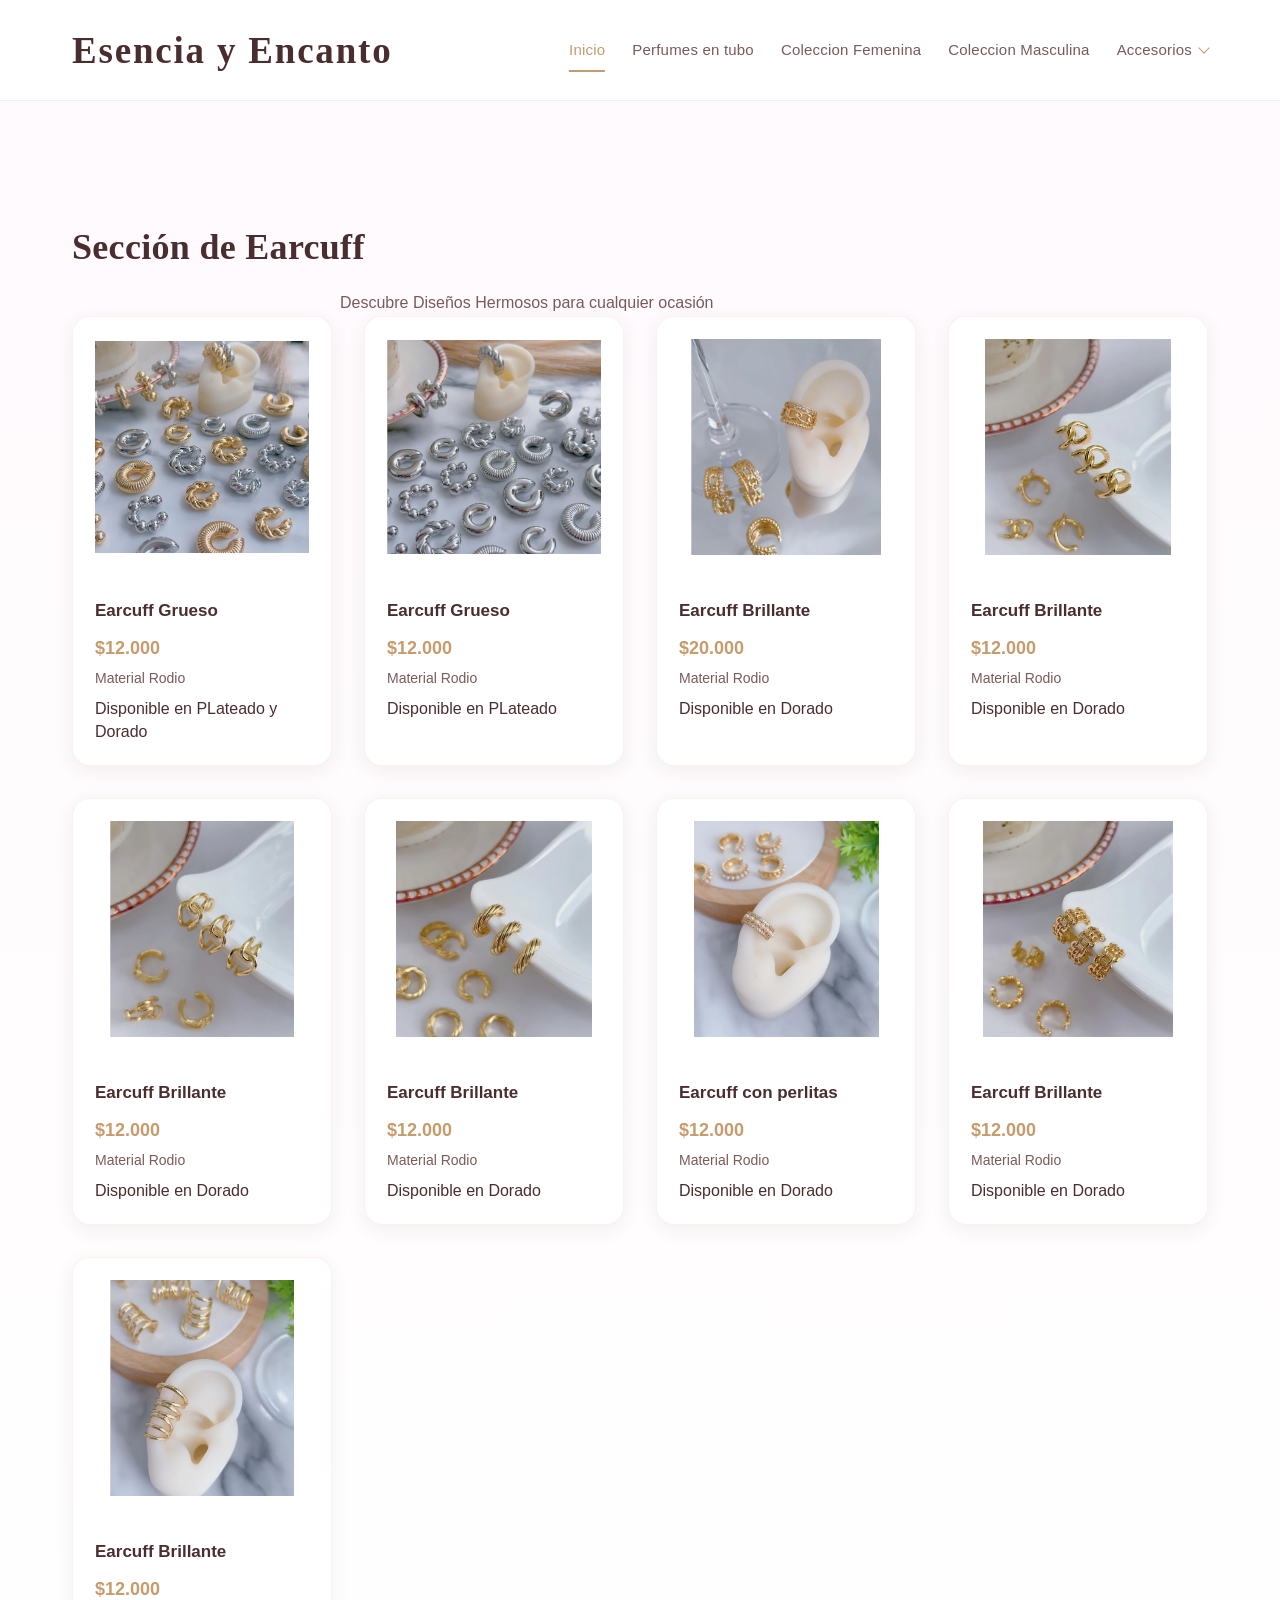
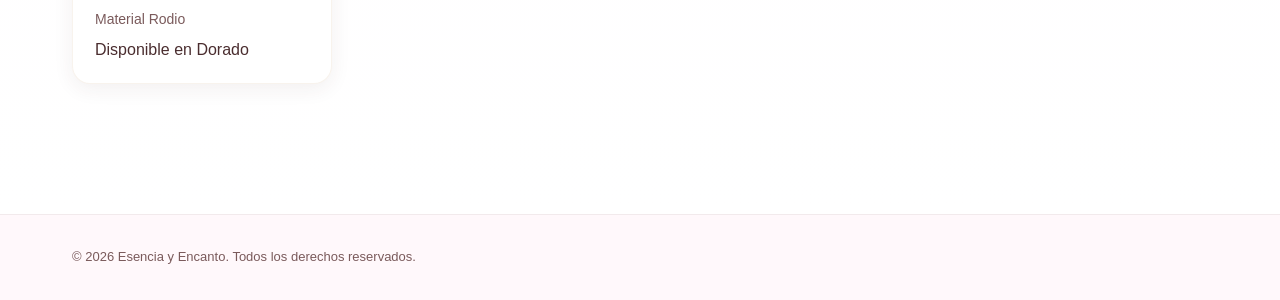
<file: earcuff.html>
<!DOCTYPE html>
<html lang="es">
<head>
  <meta charset="UTF-8">
  <meta name="viewport" content="width=device-width, initial-scale=1.0">
  <title>Accesorios para Dama - Esencia y Encanto</title>
  <link rel="stylesheet" href="style.css">
</head>


<body>
<header class="site-header">

  <div class="container header-container">

    <a class="logo" href="index.html">
      Esencia y Encanto
    </a>

    <nav class="nav">

      <a href="index.html" class="active">Inicio</a>

      <a href="perfumes-tubo.html">
        Perfumes en tubo
      </a>

      <a href="coleccion-femenina.html">
        Coleccion Femenina
      </a>

      <a href="coleccion-masculina.html">
        Coleccion Masculina
      </a>
      
      <!-- MENÚ DESPLEGABLE DE ACCESORIOS -->
      <div class="menu-desplegable">
        <details>
          <summary>Accesorios</summary>

          <ul class="submenu">
            <li><a href="topitos.html">Topitos</a></li>
            <li><a href="cadenas.html">Cadenas</a></li>
            <li><a href="anillos.html">Anillos</a></li>
            <li><a href="earcuff.html">Earcuff</a></li>
            <li><a href="pulseras.html">Pulseras</a></li>
          </ul>
        </details>
      </div>

    </nav>

  </div>

</header>

  <section class="catalogo">
    <div class="container">
      <h2 class="section-title">Sección de Earcuff</h2>
      <p class="subtitle">Descubre Diseños Hermosos para cualquier ocasión</p>
      <div class="grid">

        <!-- Aquí tus tarjetas de perfumes de lujo -->
        
        <article class="card">
          <img src="img/1.jpg" alt="earcuff grueso">
          <div class="card-body">
            <h3>
              Earcuff Grueso
            </h3>
            <p class="price">
              $12.000
            </p>
            <p class="desc">
              Material Rodio 
            </p>
            <p>
              Disponible en PLateado y Dorado
            </p>
          </div>
        </article>  

        <article class="card">
          <img src="img/2.jpg" alt="earcuff grueso">
          <div class="card-body">
            <h3>
              Earcuff Grueso
            </h3>
            <p class="price">
              $12.000
            </p>
            <p class="desc">
              Material Rodio 
            </p>
            <p>
              Disponible en PLateado
            </p>
          </div>
        </article>  


        <article class="card">
          <img src="img/3.jpg" alt="earcuff triple">
          <div class="card-body">
            <h3>
              Earcuff Brillante
            </h3>
            <p class="price">
              $20.000
            </p>
            <p class="desc">
              Material Rodio 
            </p>
            <p>
              Disponible en Dorado
            </p>
          </div>
        </article>  


        <article class="card">
          <img src="img/4.jpg" alt="earcuff ">
          <div class="card-body">
            <h3>
              Earcuff Brillante
            </h3>
            <p class="price">
              $12.000
            </p>
            <p class="desc">
              Material Rodio 
            </p>
            <p>
              Disponible en Dorado
            </p>
          </div>
        </article>  

        <article class="card">
          <img src="img/5.jpg" alt="earcuff ">
          <div class="card-body">
            <h3>
              Earcuff Brillante
            </h3>
            <p class="price">
              $12.000
            </p>
            <p class="desc">
              Material Rodio 
            </p>
            <p>
              Disponible en Dorado
            </p>
          </div>
        </article>  

        <article class="card">
          <img src="img/6.jpg" alt="earcuff ">
          <div class="card-body">
            <h3>
              Earcuff Brillante
            </h3>
            <p class="price">
              $12.000
            </p>
            <p class="desc">
              Material Rodio 
            </p>
            <p>
              Disponible en Dorado
            </p>
          </div>
        </article>         
                
        <article class="card">
          <img src="img/7.jpg" alt="earcuff ">
          <div class="card-body">
            <h3>
              Earcuff con perlitas
            </h3>
            <p class="price">
              $12.000
            </p>
            <p class="desc">
              Material Rodio 
            </p>
            <p>
              Disponible en Dorado
            </p>
          </div>
        </article>
        
        <article class="card">
          <img src="img/8.jpg" alt="earcuff ">
          <div class="card-body">
            <h3>
              Earcuff Brillante
            </h3>
            <p class="price">
              $12.000
            </p>
            <p class="desc">
              Material Rodio 
            </p>
            <p>
              Disponible en Dorado
            </p>
          </div>
        </article>     
        
        <article class="card">
          <img src="img/9.jpg" alt="earcuff ">
          <div class="card-body">
            <h3>
              Earcuff Brillante
            </h3>
            <p class="price">
              $12.000
            </p>
            <p class="desc">
              Material Rodio 
            </p>
            <p>
              Disponible en Dorado
            </p>
          </div>
        </article>         

      </div>
    </div>
  </section>

  <footer class="site-footer">
    <div class="container footer-grid">
      <p>&copy; 2026 Esencia y Encanto. Todos los derechos reservados.</p>
    </div>
  </footer>
</body>
</file>
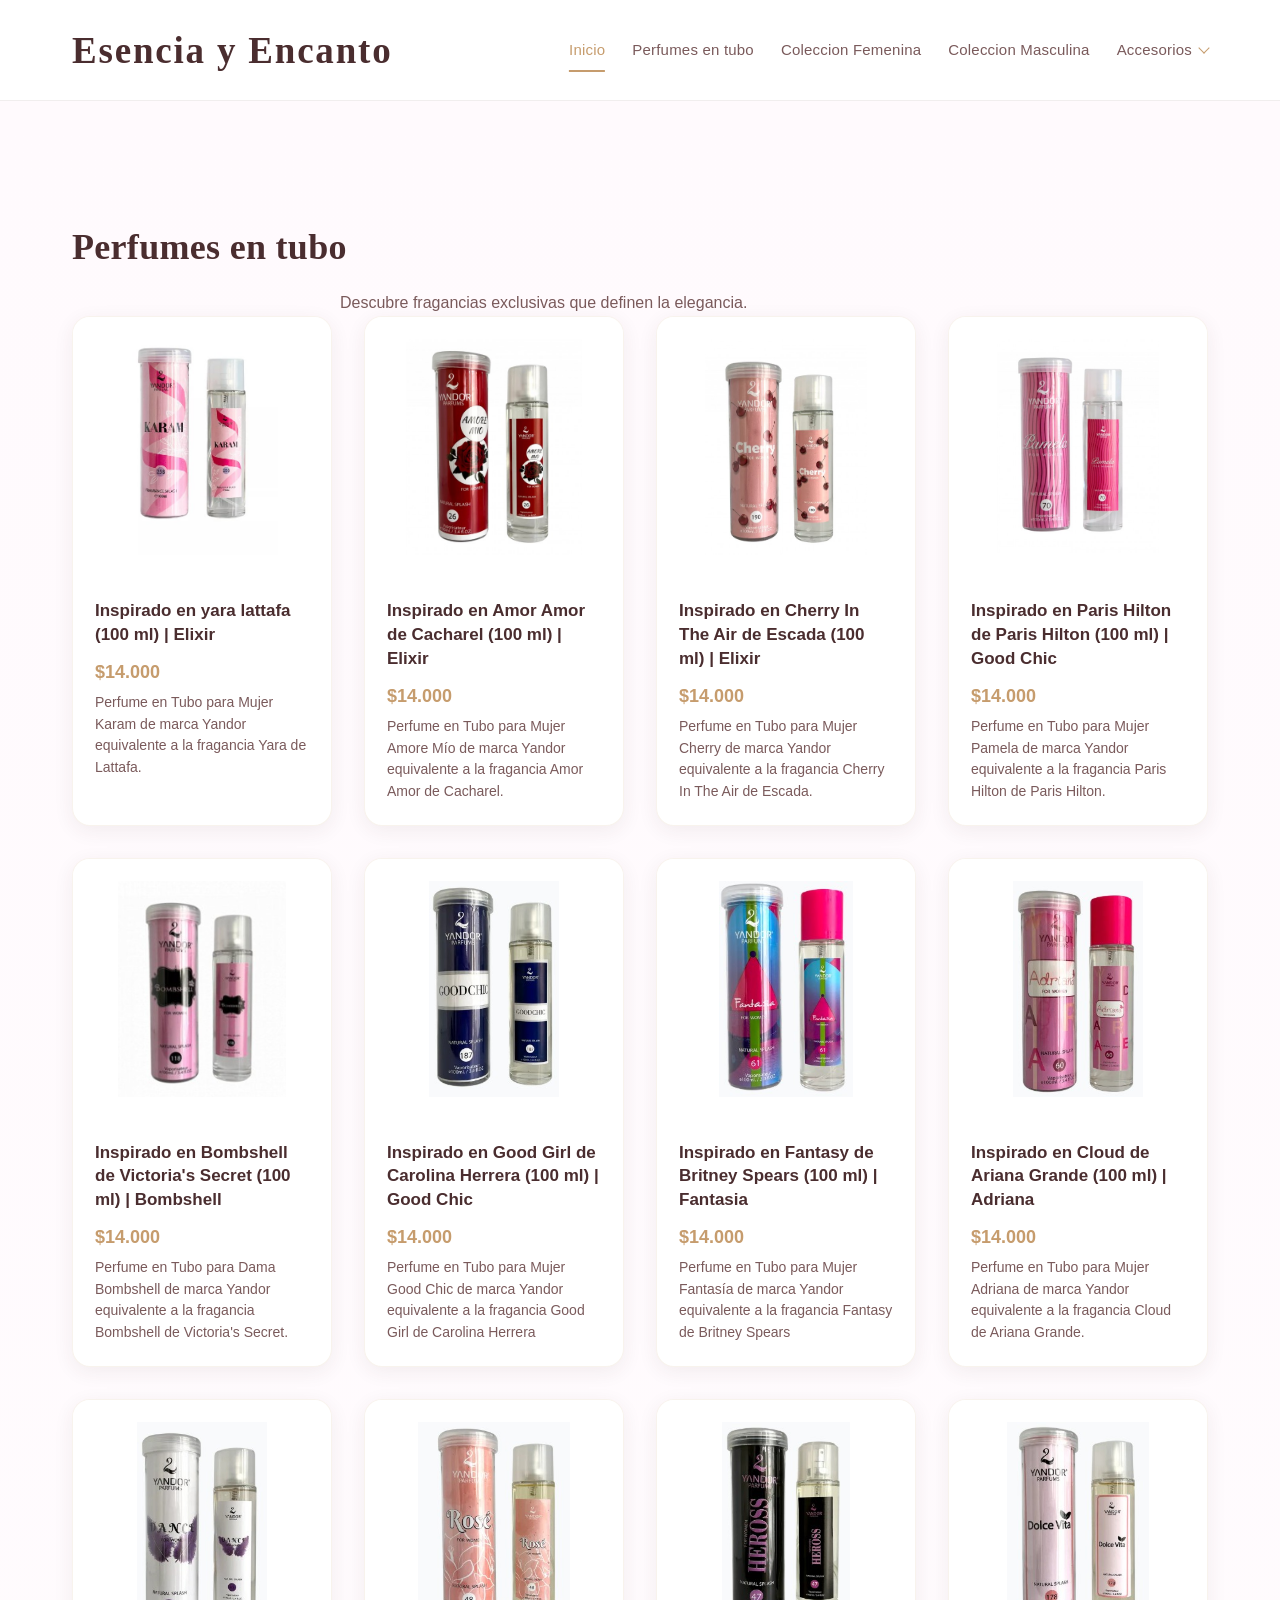
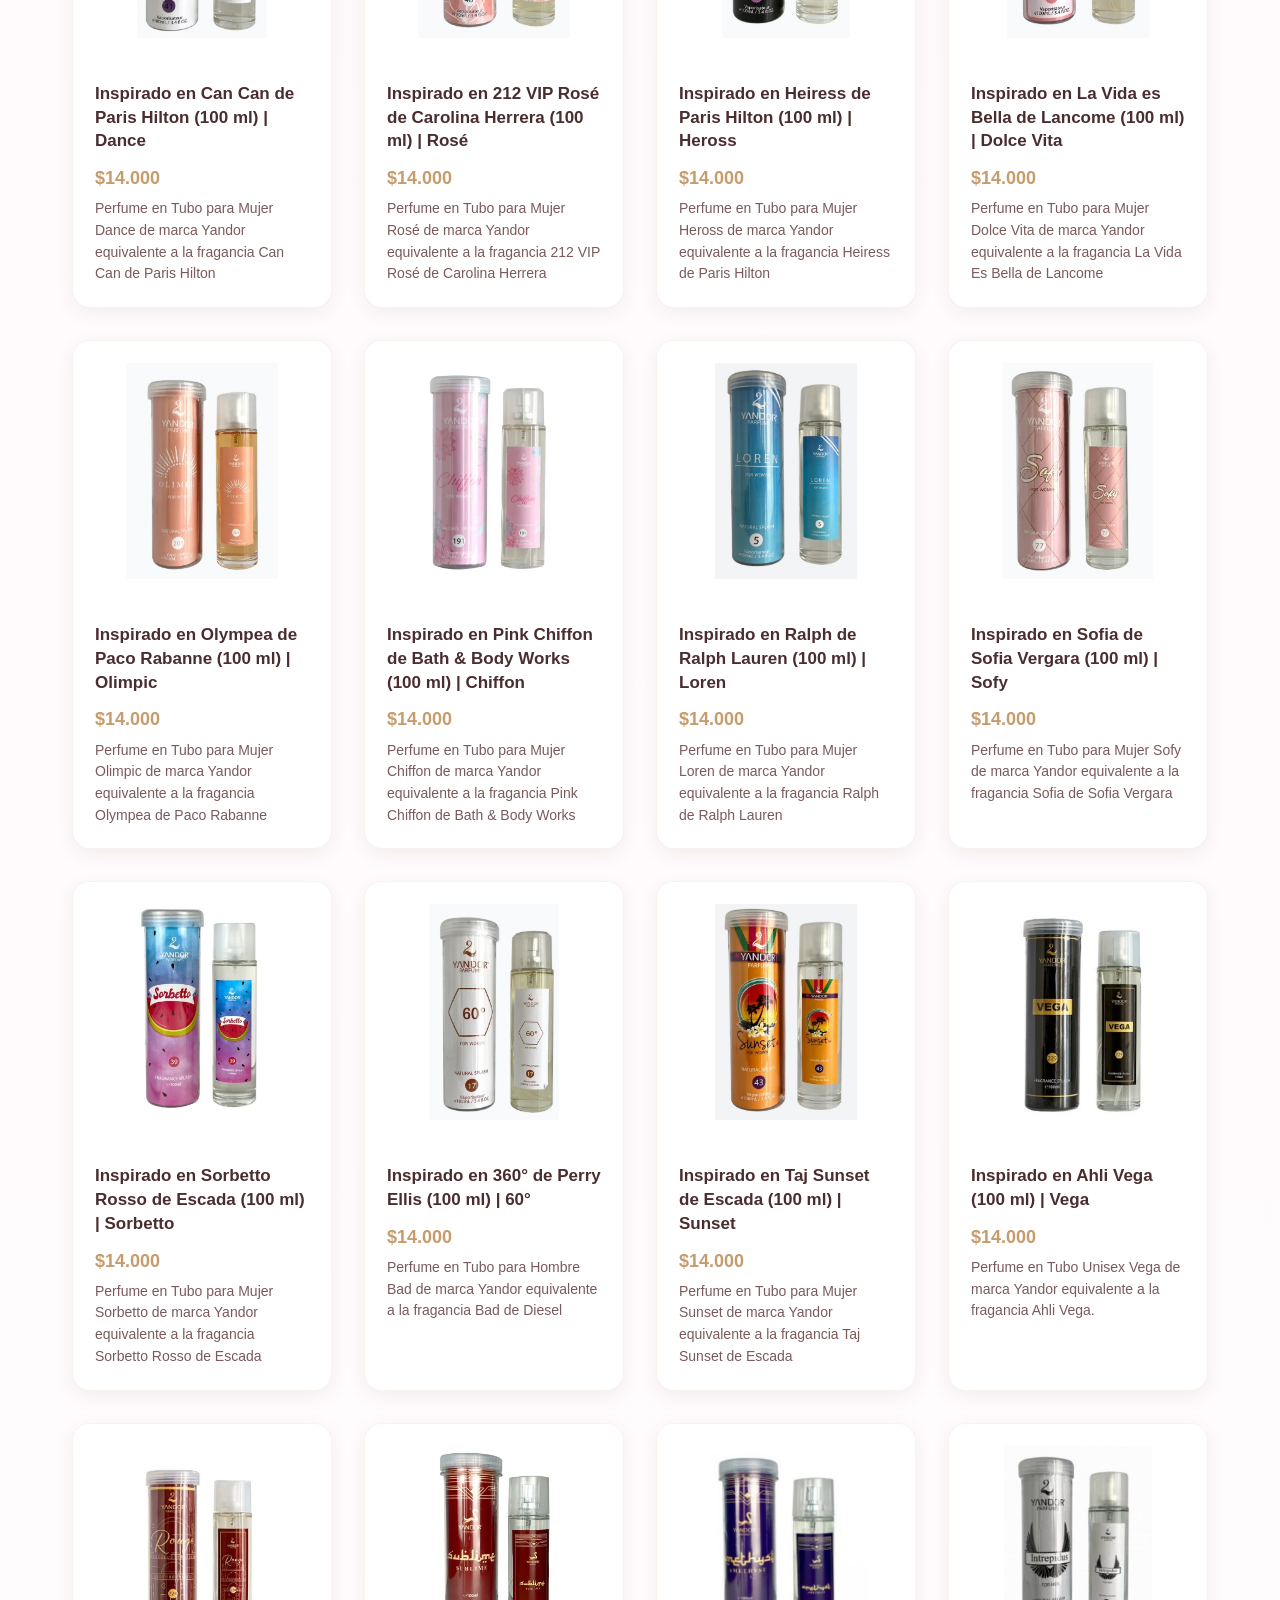
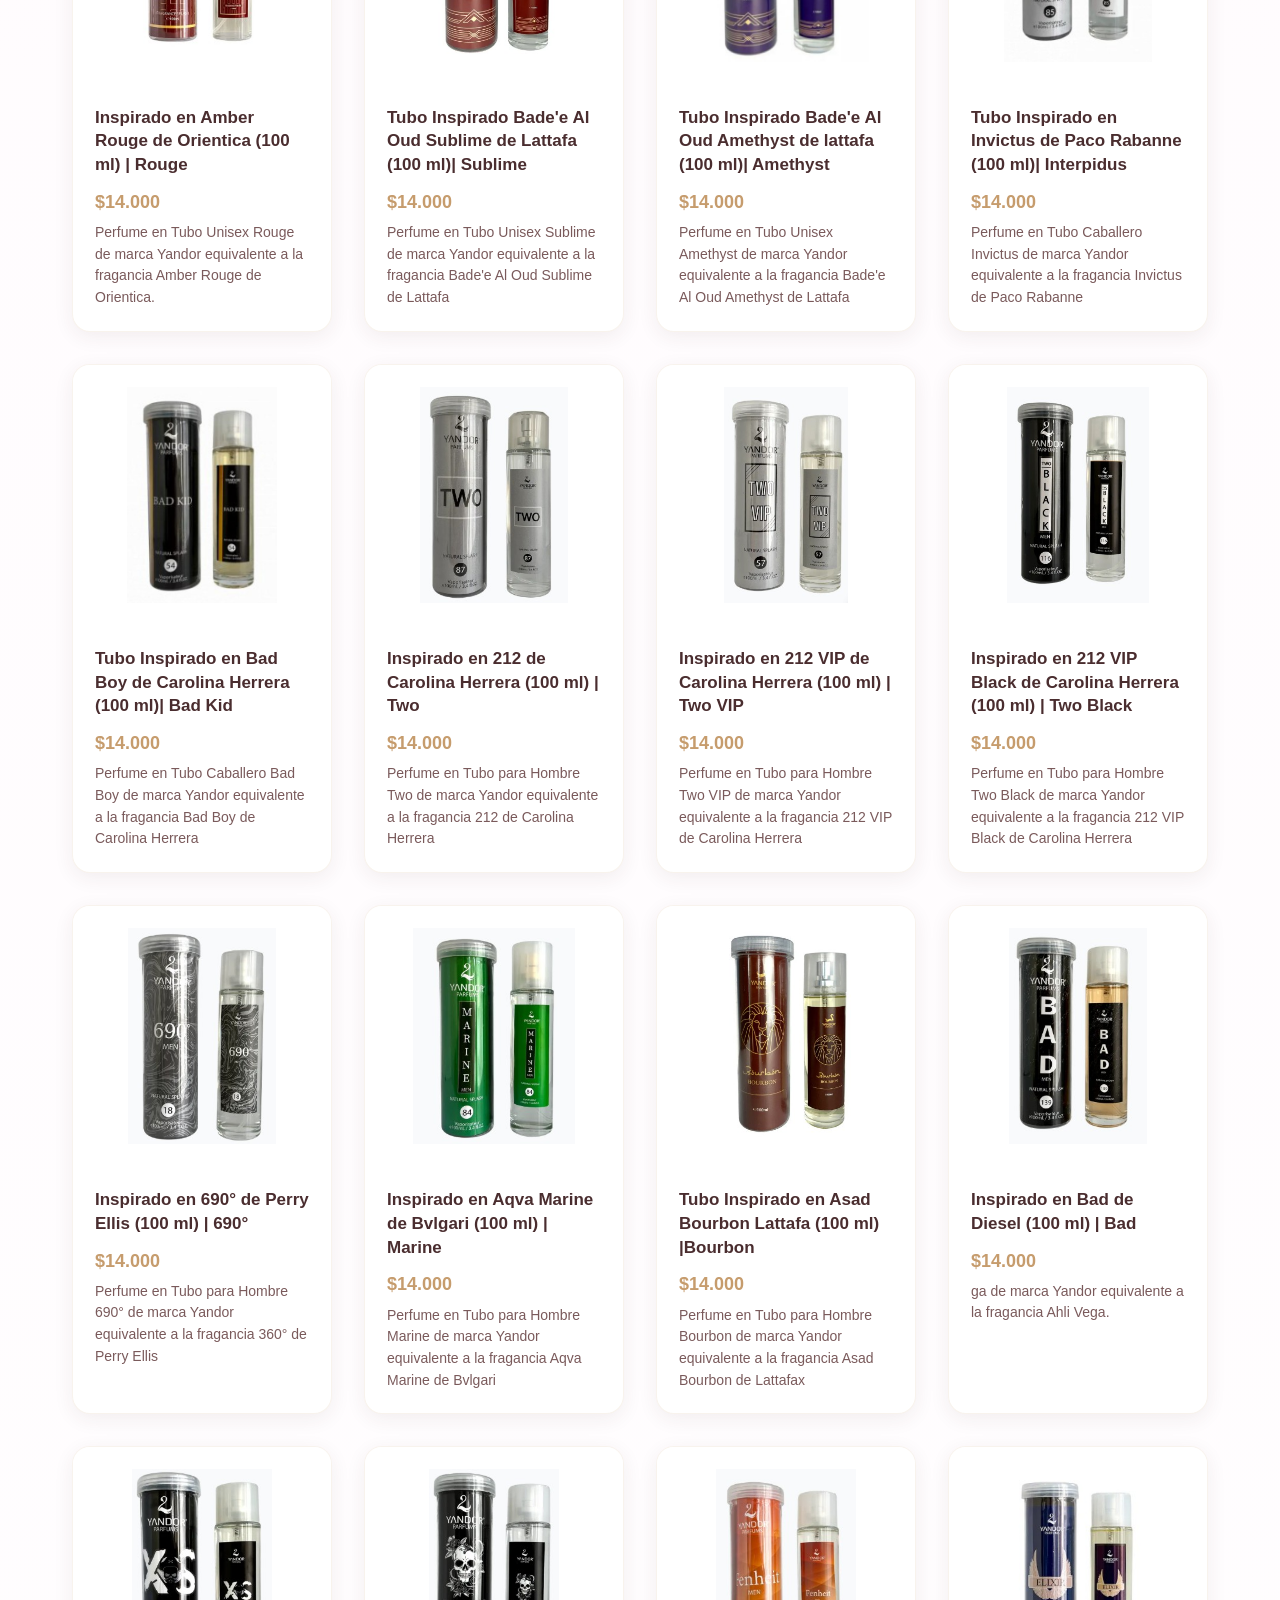
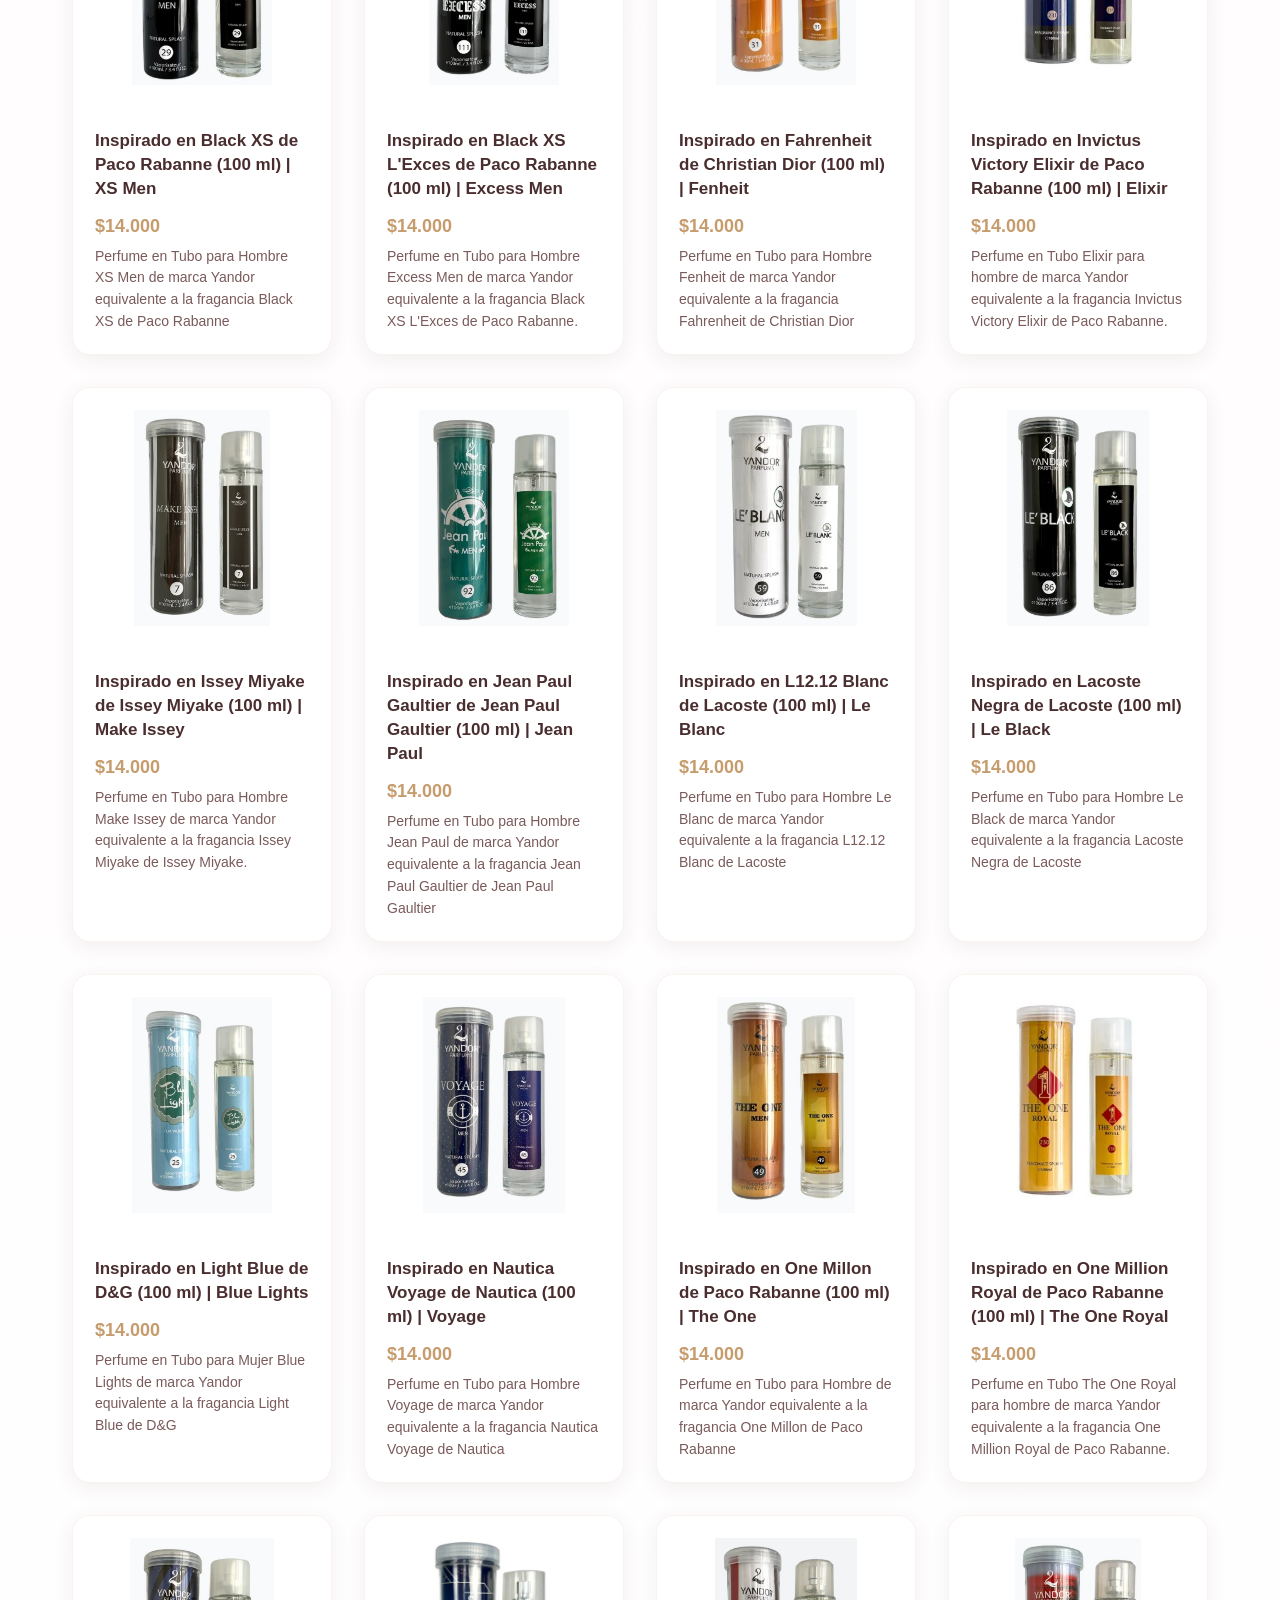
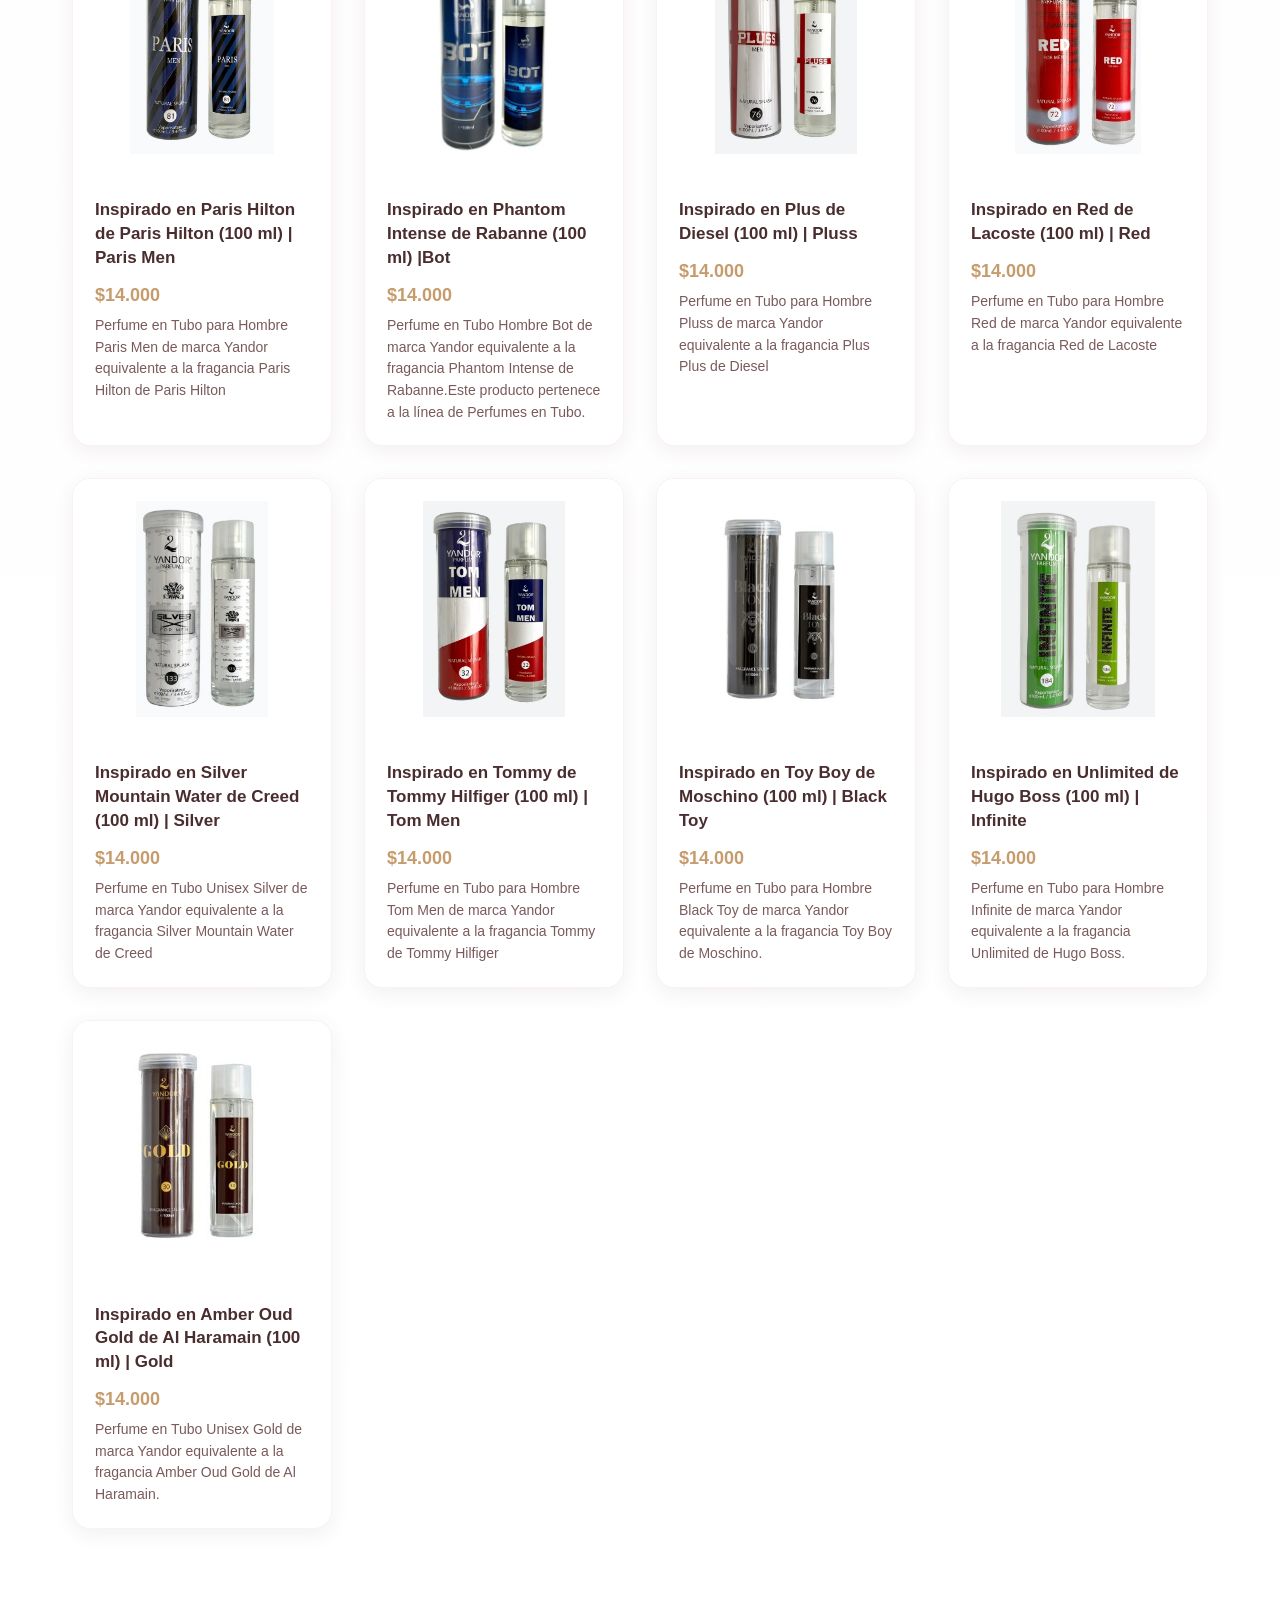
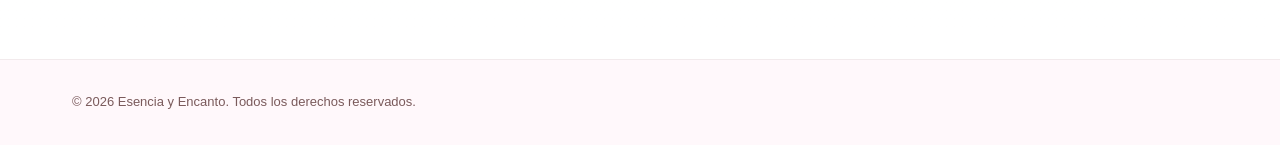
<file: perfumes-tubo.html>
<!DOCTYPE html>
<html lang="es">
<head>
  <meta charset="UTF-8">
  <meta name="viewport" content="width=device-width, initial-scale=1.0">
  <title>Perfume tubo - Esencia y Encanto</title>
  <link rel="stylesheet" href="style.css">
</head>
<body>
<header class="site-header">

  <div class="container header-container">

    <a class="logo" href="index.html">
      Esencia y Encanto
    </a>

    <nav class="nav">

      <a href="index.html" class="active">Inicio</a>

      <a href="perfumes-tubo.html">
        Perfumes en tubo
      </a>

      <a href="coleccion-femenina.html">
        Coleccion Femenina
      </a>

      <a href="coleccion-masculina.html">
        Coleccion Masculina
      </a>

      <!-- MENÚ DESPLEGABLE DE ACCESORIOS -->
      <div class="menu-desplegable">
        <details>
          <summary>Accesorios</summary>

          <ul class="submenu">
            <li><a href="topitos.html">Topitos</a></li>
            <li><a href="cadenas.html">Cadenas</a></li>
            <li><a href="anillos.html">Anillos</a></li>
            <li><a href="earcuff.html">Earcuff</a></li>
            <li><a href="pulseras.html">Pulseras</a></li>
          </ul>
        </details>
      </div>

    </nav>

  </div>

</header>

  <section class="catalogo">
    <div class="container">
      <h2 class="section-title">Perfumes en tubo</h2>
      <p class="subtitle">Descubre fragancias exclusivas que definen la elegancia.</p>
      <div class="grid">

        <!-- Aquí tus tarjetas de perfumes de lujo -->

        <div class="card">
          <img src="img/karam.jpg" alt="karam">
          <div class="card-body">
            <h3>Inspirado en yara lattafa (100 ml) | Elixir</h3>
            <p class="price">$14.000</p>
            <p class="desc">Perfume en Tubo para Mujer Karam de marca Yandor equivalente a la fragancia Yara de Lattafa.</p>
          </div>
        </div>


        <div class="card">
          <img src="img/amoremio.jpg" alt="amoremio">
          <div class="card-body">
            <h3>Inspirado en Amor Amor de Cacharel (100 ml) | Elixir</h3>
            <p class="price">$14.000</p>
            <p class="desc">Perfume en Tubo para Mujer Amore Mío de marca Yandor equivalente a la fragancia Amor Amor de Cacharel.</p>
          </div>
        </div>        
        
        
        <div class="card">
          <img src="img/cherry.jpg" alt="cherry">
          <div class="card-body">
            <h3>Inspirado en Cherry In The Air de Escada (100 ml) | Elixir</h3>
            <p class="price">$14.000</p>
            <p class="desc">Perfume en Tubo para Mujer Cherry de marca Yandor equivalente a la fragancia Cherry In The Air de Escada.</p>
          </div>
        </div> 


        <div class="card">
          <img src="img/pamelatubo.jpg" alt="pamelatubo">
          <div class="card-body">
            <h3> Inspirado en Paris Hilton de Paris Hilton (100 ml) | Good Chic</h3>
            <p class="price">$14.000</p>
            <p class="desc">Perfume en Tubo para Mujer Pamela de marca Yandor equivalente a la fragancia Paris Hilton de Paris Hilton. </p>
          </div>
        </div>      
        
  

        <div class="card">
          <img src="img/bombshelltubo.jpg" alt="bombshelltubo">
          <div class="card-body">
            <h3>Inspirado en Bombshell de Victoria's Secret (100 ml) | Bombshell</h3>
            <p class="price">$14.000</p>
            <p class="desc">Perfume en Tubo para Dama Bombshell de marca Yandor equivalente a la fragancia Bombshell de Victoria's Secret.</p>
          </div>
        </div>


        <div class="card">
          <img src="img/goodgirl.jpg" alt="goodgirl">
          <div class="card-body">
            <h3> Inspirado en Good Girl de Carolina Herrera (100 ml) | Good Chic</h3>
            <p class="price">$14.000</p>
            <p class="desc">Perfume en Tubo para Mujer Good Chic de marca Yandor equivalente a la fragancia Good Girl de Carolina Herrera</p>
          </div>
        </div> 


        <div class="card">
          <img src="img/Britney.jpg" alt="Britney">
          <div class="card-body">
            <h3>Inspirado en Fantasy de Britney Spears (100 ml) | Fantasia </h3>
            <p class="price">$14.000</p>
            <p class="desc"> Perfume en Tubo para Mujer Fantasía de marca Yandor equivalente a la fragancia Fantasy de Britney Spears </p>
          </div>
        </div> 

        <div class="card">
          <img src="img/ariana.jpg" alt="ariana">
          <div class="card-body">
            <h3>Inspirado en Cloud de Ariana Grande (100 ml) | Adriana </h3>
            <p class="price">$14.000</p>
            <p class="desc"> Perfume en Tubo para Mujer Adriana de marca Yandor equivalente a la fragancia Cloud de Ariana Grande.</p>
          </div>
        </div> 

       
        <div class="card">
          <img src="img/dance.jpg" alt="dance">
          <div class="card-body">
            <h3> Inspirado en Can Can de Paris Hilton (100 ml) | Dance</h3>
            <p class="price">$14.000</p>
            <p class="desc"> Perfume en Tubo para Mujer Dance de marca Yandor equivalente a la fragancia Can Can de Paris Hilton</p>
          </div>
        </div>      
        
        
        <div class="card">
          <img src="img/rose.jpg" alt="rose">
          <div class="card-body">
            <h3>Inspirado en 212 VIP Rosé de Carolina Herrera (100 ml) | Rosé</h3>
            <p class="price">$14.000</p>
            <p class="desc"> Perfume en Tubo para Mujer Rosé de marca Yandor equivalente a la fragancia 212 VIP Rosé de Carolina Herrera</p>
          </div>
        </div>            

        <div class="card">
          <img src="img/heros.jpg" alt="heros">
          <div class="card-body">
            <h3>Inspirado en Heiress de Paris Hilton (100 ml) | Heross</h3>
            <p class="price">$14.000</p>
            <p class="desc">Perfume en Tubo para Mujer Heross de marca Yandor equivalente a la fragancia Heiress de Paris Hilton </p>
          </div>
        </div> 


        <div class="card">
          <img src="img/lavidaesbellatubo.jpg" alt="lavidaesbellatubo">
          <div class="card-body">
            <h3>Inspirado en La Vida es Bella de Lancome (100 ml) | Dolce Vita</h3>
            <p class="price">$14.000</p>
            <p class="desc">Perfume en Tubo para Mujer Dolce Vita de marca Yandor equivalente a la fragancia La Vida Es Bella de Lancome</p>
          </div>
        </div>


        <div class="card">
          <img src="img/olympea.jpg" alt="olympea">
          <div class="card-body">
            <h3>Inspirado en Olympea de Paco Rabanne (100 ml) | Olimpic</h3>
            <p class="price">$14.000</p>
            <p class="desc">Perfume en Tubo para Mujer Olimpic de marca Yandor equivalente a la fragancia Olympea de Paco Rabanne</p>
          </div>
        </div> 


        <div class="card">
          <img src="img/chiffon.jpg" alt="chiffon">
          <div class="card-body">
            <h3>Inspirado en Pink Chiffon de Bath & Body Works (100 ml) | Chiffon</h3>
            <p class="price">$14.000</p>
            <p class="desc">Perfume en Tubo para Mujer Chiffon de marca Yandor equivalente a la fragancia Pink Chiffon de Bath & Body Works</p>
          </div>
        </div> 

        <div class="card">
          <img src="img/loren.jpg" alt="loren">
          <div class="card-body">
            <h3>Inspirado en Ralph de Ralph Lauren (100 ml) | Loren</h3>
            <p class="price">$14.000</p>
            <p class="desc">Perfume en Tubo para Mujer Loren de marca Yandor equivalente a la fragancia Ralph de Ralph Lauren </p>
          </div>
        </div> 


        <div class="card">
          <img src="img/sofia.jpg" alt="sofia">
          <div class="card-body">
            <h3>Inspirado en Sofia de Sofia Vergara (100 ml) | Sofy</h3>
            <p class="price">$14.000</p>
            <p class="desc">Perfume en Tubo para Mujer Sofy de marca Yandor equivalente a la fragancia Sofia de Sofia Vergara</p>
          </div>
        </div> 

        <div class="card">
          <img src="img/sorbettotubo.jpg" alt="sorbettotubo">
          <div class="card-body">
            <h3>Inspirado en Sorbetto Rosso de Escada (100 ml) | Sorbetto</h3>
            <p class="price">$14.000</p>
            <p class="desc">Perfume en Tubo para Mujer Sorbetto de marca Yandor equivalente a la fragancia Sorbetto Rosso de Escada</p>
          </div>
        </div> 

        <div class="card">
          <img src="img/360.jpg" alt="360">
          <div class="card-body">
            <h3>Inspirado en 360° de Perry Ellis (100 ml) | 60°</h3>
            <p class="price">$14.000</p>
            <p class="desc">Perfume en Tubo para Hombre Bad de marca Yandor equivalente a la fragancia Bad de Diesel</p>
          </div>
        </div> 


        <div class="card">
          <img src="img/sunsettubo.jpg" alt="sunsettubo">
          <div class="card-body">
            <h3>Inspirado en Taj Sunset de Escada (100 ml) | Sunset</h3>
            <p class="price">$14.000</p>
            <p class="desc">Perfume en Tubo para Mujer Sunset de marca Yandor equivalente a la fragancia Taj Sunset de Escada </p>
          </div>
        </div>  


        <div class="card">
          <img src="img/vega.jpg" alt="vega">
          <div class="card-body">
            <h3>Inspirado en Ahli Vega (100 ml) | Vega</h3>
            <p class="price">$14.000</p>
            <p class="desc">Perfume en Tubo Unisex Vega de marca Yandor equivalente a la fragancia Ahli Vega.</p>
          </div>
        </div> 

        <div class="card">
          <img src="img/ambertubo.jpg" alt="ambertubo">
          <div class="card-body">
            <h3>Inspirado en Amber Rouge de Orientica (100 ml) | Rouge</h3>
            <p class="price">$14.000</p>
            <p class="desc"> Perfume en Tubo Unisex Rouge de marca Yandor equivalente a la fragancia Amber Rouge de Orientica.</p>
          </div>
        </div> 


        <div class="card">
          <img src="img/sublimerojo.jpg" alt="sublimerojo">
          <div class="card-body">
            <h3>Tubo Inspirado Bade'e Al Oud Sublime de Lattafa (100 ml)| Sublime</h3>
            <p class="price">$14.000</p>
            <p class="desc"> Perfume en Tubo Unisex Sublime de marca Yandor equivalente a la fragancia Bade'e Al Oud Sublime de Lattafa </p>
          </div>
        </div> 

        <div class="card">
          <img src="img/bade'e al oud azul.jpg" alt="bade'e al oudd">
          <div class="card-body">
            <h3>Tubo Inspirado Bade'e Al Oud Amethyst de lattafa (100 ml)| Amethyst</h3>
            <p class="price">$14.000</p>
            <p class="desc"> Perfume en Tubo Unisex Amethyst de marca Yandor equivalente a la fragancia Bade'e Al Oud Amethyst de Lattafa </p>
          </div>
        </div> 

        <div class="card">
          <img src="img/interpidus.jpg" alt="interpidus">
          <div class="card-body">
            <h3>Tubo Inspirado en Invictus de Paco Rabanne (100 ml)| Interpidus</h3>
            <p class="price">$14.000</p>
            <p class="desc"> Perfume en Tubo Caballero Invictus de marca Yandor equivalente a la fragancia Invictus de Paco Rabanne </p>
          </div>
        </div> 


        <div class="card">
          <img src="img/badkidtubo.jpg" alt="badkidtubo">
          <div class="card-body">
            <h3>Tubo Inspirado en Bad Boy de Carolina Herrera (100 ml)| Bad Kid</h3>
            <p class="price">$14.000</p>
            <p class="desc"> Perfume en Tubo Caballero Bad Boy de marca Yandor equivalente a la fragancia Bad Boy de Carolina Herrera</p>
          </div>
        </div>     
        

        <div class="card">
          <img src="img/212carolina.jpg" alt="212carolina">
          <div class="card-body">
            <h3>Inspirado en 212 de Carolina Herrera (100 ml) | Two</h3>
            <p class="price">$14.000</p>
            <p class="desc">Perfume en Tubo para Hombre Two de marca Yandor equivalente a la fragancia 212 de Carolina Herrera</p>
          </div>
        </div> 


        <div class="card">
          <img src="img/carolinaherrera.jpg" alt="carolinaherrera">
          <div class="card-body">
            <h3>Inspirado en 212 VIP de Carolina Herrera (100 ml) | Two VIP</h3>
            <p class="price">$14.000</p>
            <p class="desc"> Perfume en Tubo para Hombre Two VIP de marca Yandor equivalente a la fragancia 212 VIP de Carolina Herrera</p>
          </div>
        </div>         

        <div class="card">
          <img src="img/212carolina2.jpg" alt="212carolina2">
          <div class="card-body">
            <h3>Inspirado en 212 VIP Black de Carolina Herrera (100 ml) | Two Black</h3>
            <p class="price">$14.000</p>
            <p class="desc"> Perfume en Tubo para Hombre Two Black de marca Yandor equivalente a la fragancia  212 VIP Black de Carolina Herrera </p>
          </div>
        </div>         


        <div class="card">
          <img src="img/690.jpg" alt="690">
          <div class="card-body">
            <h3>Inspirado en 690° de Perry Ellis (100 ml) | 690°</h3>
            <p class="price">$14.000</p>
            <p class="desc">Perfume en Tubo para Hombre 690° de marca Yandor equivalente a la fragancia 360° de Perry Ellis</p>
          </div>
        </div>         

        <div class="card">
          <img src="img/marine.jpg" alt="marine">
          <div class="card-body">
            <h3> Inspirado en Aqva Marine de Bvlgari (100 ml) | Marine</h3>
            <p class="price">$14.000</p>
            <p class="desc"> Perfume en Tubo para Hombre Marine de marca Yandor equivalente a la fragancia Aqva Marine de Bvlgari</p>
          </div>
        </div> 

        <div class="card">
          <img src="img/asadburbon.jpg" alt="asadburbon">
          <div class="card-body">
            <h3>Tubo Inspirado en Asad Bourbon Lattafa (100 ml) |Bourbon</h3>
            <p class="price">$14.000</p>
            <p class="desc"> Perfume en Tubo para Hombre Bourbon de marca Yandor equivalente a la fragancia Asad Bourbon de Lattafax</p>
          </div>
        </div>         

         <div class="card">
          <img src="img/badtubo.jpg" alt="badtubo">
          <div class="card-body">
            <h3>Inspirado en Bad de Diesel (100 ml) | Bad</h3>
            <p class="price">$14.000</p>
            <p class="desc">ga de marca Yandor equivalente a la fragancia Ahli Vega.</p>
          </div>
        </div>  


        <div class="card">
          <img src="img/xstubo.jpg" alt="xstubo">
          <div class="card-body">
            <h3>Inspirado en Black XS de Paco Rabanne (100 ml) | XS Men</h3>
            <p class="price">$14.000</p>
            <p class="desc"> Perfume en Tubo para Hombre XS Men de marca Yandor equivalente a la fragancia Black XS de Paco Rabanne </p>
          </div>
        </div>        
  

        <div class="card">
          <img src="img/excess.jpg" alt="excess">
          <div class="card-body">
            <h3> Inspirado en Black XS L'Exces de Paco Rabanne (100 ml) | Excess Men</h3>
            <p class="price">$14.000</p>
            <p class="desc">Perfume en Tubo para Hombre Excess Men  de marca Yandor equivalente a la fragancia Black XS L'Exces de Paco Rabanne.</p>
          </div>
        </div> 

        <div class="card">
          <img src="img/Fahrenheit.jpg" alt="Fahrenheit">
          <div class="card-body">
            <h3>Inspirado en Fahrenheit de Christian Dior (100 ml) | Fenheit </h3>
            <p class="price">$14.000</p>
            <p class="desc">Perfume en Tubo para Hombre Fenheit de marca Yandor equivalente a la fragancia Fahrenheit de Christian Dior</p>
          </div>
        </div>   

        <div class="card">
          <img src="img/invictustubo.jpg" alt="invictustubo">
          <div class="card-body">
            <h3>Inspirado en Invictus Victory Elixir de Paco Rabanne (100 ml) | Elixir</h3>
            <p class="price">$14.000</p>
            <p class="desc">Perfume en Tubo Elixir para hombre de marca Yandor equivalente a la fragancia Invictus Victory Elixir de Paco Rabanne.</p>
          </div>
        </div>

        <div class="card">
          <img src="img/Issey.jpg" alt="Issey">
          <div class="card-body">
            <h3>Inspirado en Issey Miyake de Issey Miyake (100 ml) | Make Issey</h3>
            <p class="price">$14.000</p>
            <p class="desc">Perfume en Tubo para Hombre Make Issey de marca Yandor equivalente a la fragancia Issey Miyake de Issey Miyake.</p>
          </div>
        </div>
          

        <div class="card">
          <img src="img/jeanpaultubo.jpg" alt="jeanpaultubo">
          <div class="card-body">
            <h3>Inspirado en Jean Paul Gaultier de Jean Paul Gaultier (100 ml) | Jean Paul</h3>
            <p class="price">$14.000</p>
            <p class="desc">Perfume en Tubo para Hombre Jean Paul de marca Yandor equivalente a la fragancia Jean Paul Gaultier de Jean Paul Gaultier</p>
          </div>
        </div>

        <div class="card">
          <img src="img/leblanc.jpg" alt="leblanc">
          <div class="card-body">
            <h3>Inspirado en L12.12 Blanc de Lacoste (100 ml) | Le Blanc</h3>
            <p class="price">$14.000</p>
            <p class="desc">Perfume en Tubo para Hombre Le Blanc de marca Yandor equivalente a la fragancia L12.12 Blanc de Lacoste</p>
          </div>
        </div>  
        
        <div class="card">
          <img src="img/lacostetubo.jpg" alt="lacostetubo">
          <div class="card-body">
            <h3>Inspirado en Lacoste Negra de Lacoste (100 ml) | Le Black</h3>
            <p class="price">$14.000</p>
            <p class="desc">Perfume en Tubo para Hombre Le Black de marca Yandor equivalente a la fragancia Lacoste Negra de Lacoste</p>
          </div>
        </div>         

        <div class="card">
          <img src="img/lightblue.jpg" alt="lightblue">
          <div class="card-body">
            <h3>Inspirado en Light Blue de D&G (100 ml) | Blue Lights</h3>
            <p class="price">$14.000</p>
            <p class="desc">Perfume en Tubo para Mujer Blue Lights de marca Yandor equivalente a la fragancia Light Blue de D&G</p>
          </div>
        </div> 


        <div class="card">
          <img src="img/voyage.jpg" alt="voyage">
          <div class="card-body">
            <h3>Inspirado en Nautica Voyage de Nautica (100 ml) | Voyage</h3>
            <p class="price">$14.000</p>
            <p class="desc">Perfume en Tubo para Hombre Voyage de marca Yandor equivalente a la fragancia Nautica Voyage de Nautica </p>
          </div>
        </div> 


        <div class="card">
          <img src="img/onemillon2.jpg" alt="onemillon2">
          <div class="card-body">
            <h3>Inspirado en One Millon de Paco Rabanne (100 ml) | The One</h3>
            <p class="price">$14.000</p>
            <p class="desc">Perfume en Tubo para Hombre de marca Yandor equivalente a la fragancia One Millon de Paco Rabanne</p>
          </div>
        </div> 


        <div class="card">
          <img src="img/onemillion.jpg" alt="onemillion">
          <div class="card-body">
            <h3>Inspirado en One Million Royal de Paco Rabanne (100 ml) | The One Royal</h3>
            <p class="price">$14.000</p>
            <p class="desc">Perfume en Tubo The One Royal para hombre de marca Yandor equivalente a la fragancia One Million Royal de Paco Rabanne.</p>
          </div>
        </div>         

        <div class="card">
          <img src="img/parishilton.jpg" alt="parishilton">
          <div class="card-body">
            <h3>Inspirado en Paris Hilton de Paris Hilton (100 ml) | Paris Men</h3>
            <p class="price">$14.000</p>
            <p class="desc">Perfume en Tubo para Hombre Paris Men de marca Yandor equivalente a la fragancia Paris Hilton de Paris Hilton</p>
          </div>
        </div> 


        <div class="card">
          <img src="img/bot.jpg" alt="bot">
          <div class="card-body">
            <h3> Inspirado en Phantom Intense de Rabanne (100 ml) |Bot</h3>
            <p class="price">$14.000</p>
            <p class="desc">Perfume en Tubo Hombre Bot de marca Yandor equivalente a la fragancia Phantom Intense de Rabanne.Este producto pertenece a la línea de Perfumes en Tubo.</p>
          </div>
        </div> 
                      

        <div class="card">
          <img src="img/diesel.jpg" alt="diesel">
          <div class="card-body">
            <h3>Inspirado en Plus de Diesel (100 ml) | Pluss</h3>
            <p class="price">$14.000</p>
            <p class="desc">Perfume en Tubo para Hombre Pluss de marca Yandor equivalente a la fragancia Plus Plus de Diesel</p>
          </div>
        </div>         
  
        <div class="card">
          <img src="img/red.jpg" alt="red">
          <div class="card-body">
            <h3>Inspirado en Red de Lacoste (100 ml) | Red</h3>
            <p class="price">$14.000</p>
            <p class="desc">Perfume en Tubo para Hombre Red de marca Yandor equivalente a la fragancia Red de Lacoste</p>
          </div>
        </div> 

        <div class="card">
          <img src="img/silvertubo.jpg" alt="silvertubo">
          <div class="card-body">
            <h3>Inspirado en Silver Mountain Water de Creed (100 ml) | Silver</h3>
            <p class="price">$14.000</p>
            <p class="desc"> Perfume en Tubo Unisex Silver de marca Yandor equivalente a la fragancia Silver Mountain Water de Creed</p>
          </div>
        </div>  

        <div class="card">
          <img src="img/tom.jpg" alt="tom">
          <div class="card-body">
            <h3>Inspirado en Tommy de Tommy Hilfiger (100 ml) | Tom Men</h3>
            <p class="price">$14.000</p>
            <p class="desc">Perfume en Tubo para Hombre Tom Men de marca Yandor equivalente a la fragancia Tommy de Tommy Hilfiger </p>
          </div>
        </div>  

        <div class="card">
          <img src="img/blacktubo.jpg" alt="blacktubo">
          <div class="card-body">
            <h3>Inspirado en Toy Boy de Moschino (100 ml) | Black Toy</h3>
            <p class="price">$14.000</p>
            <p class="desc">Perfume en Tubo para Hombre Black Toy de marca Yandor equivalente a la fragancia Toy Boy de Moschino. </p>
          </div>
        </div>   

        <div class="card">
          <img src="img/infintie.jpg" alt="infintie">
          <div class="card-body">
            <h3>Inspirado en Unlimited de Hugo Boss (100 ml) | Infinite</h3>
            <p class="price">$14.000</p>
            <p class="desc">Perfume en Tubo para Hombre Infinite de marca Yandor equivalente a la fragancia Unlimited de Hugo Boss. </p>
          </div>
        </div>  


       <div class="card">
          <img src="img/goldtubo.jpg" alt="goldtubo">
          <div class="card-body">
            <h3> Inspirado en Amber Oud Gold de Al Haramain (100 ml) | Gold</h3>
            <p class="price">$14.000</p>
            <p class="desc"> Perfume en Tubo Unisex Gold de marca Yandor equivalente a la fragancia Amber Oud Gold de Al Haramain.</p>
          </div>
        </div>        


      </div>
    </div>
  </section>

  <footer class="site-footer">
    <div class="container footer-grid">
      <p>&copy; 2026 Esencia y Encanto. Todos los derechos reservados.</p>
    </div>
  </footer>
</body>
</file>
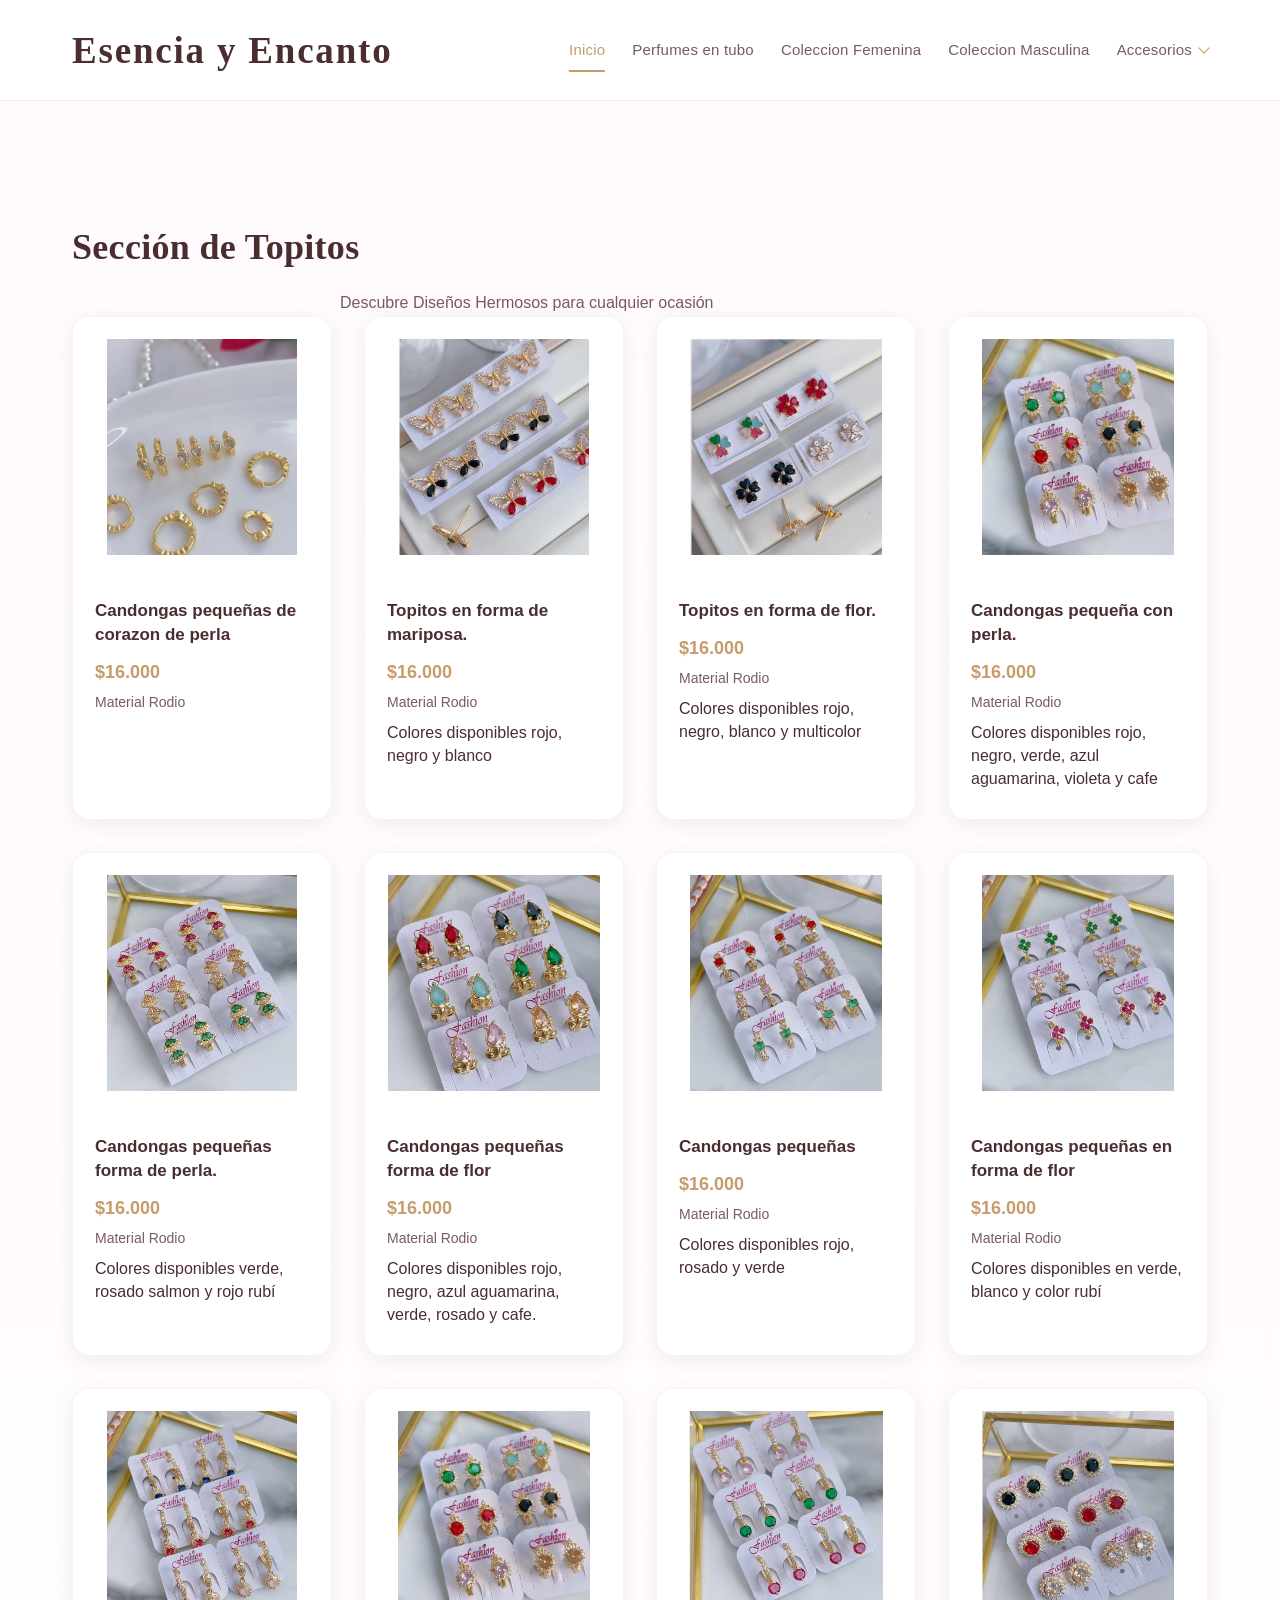
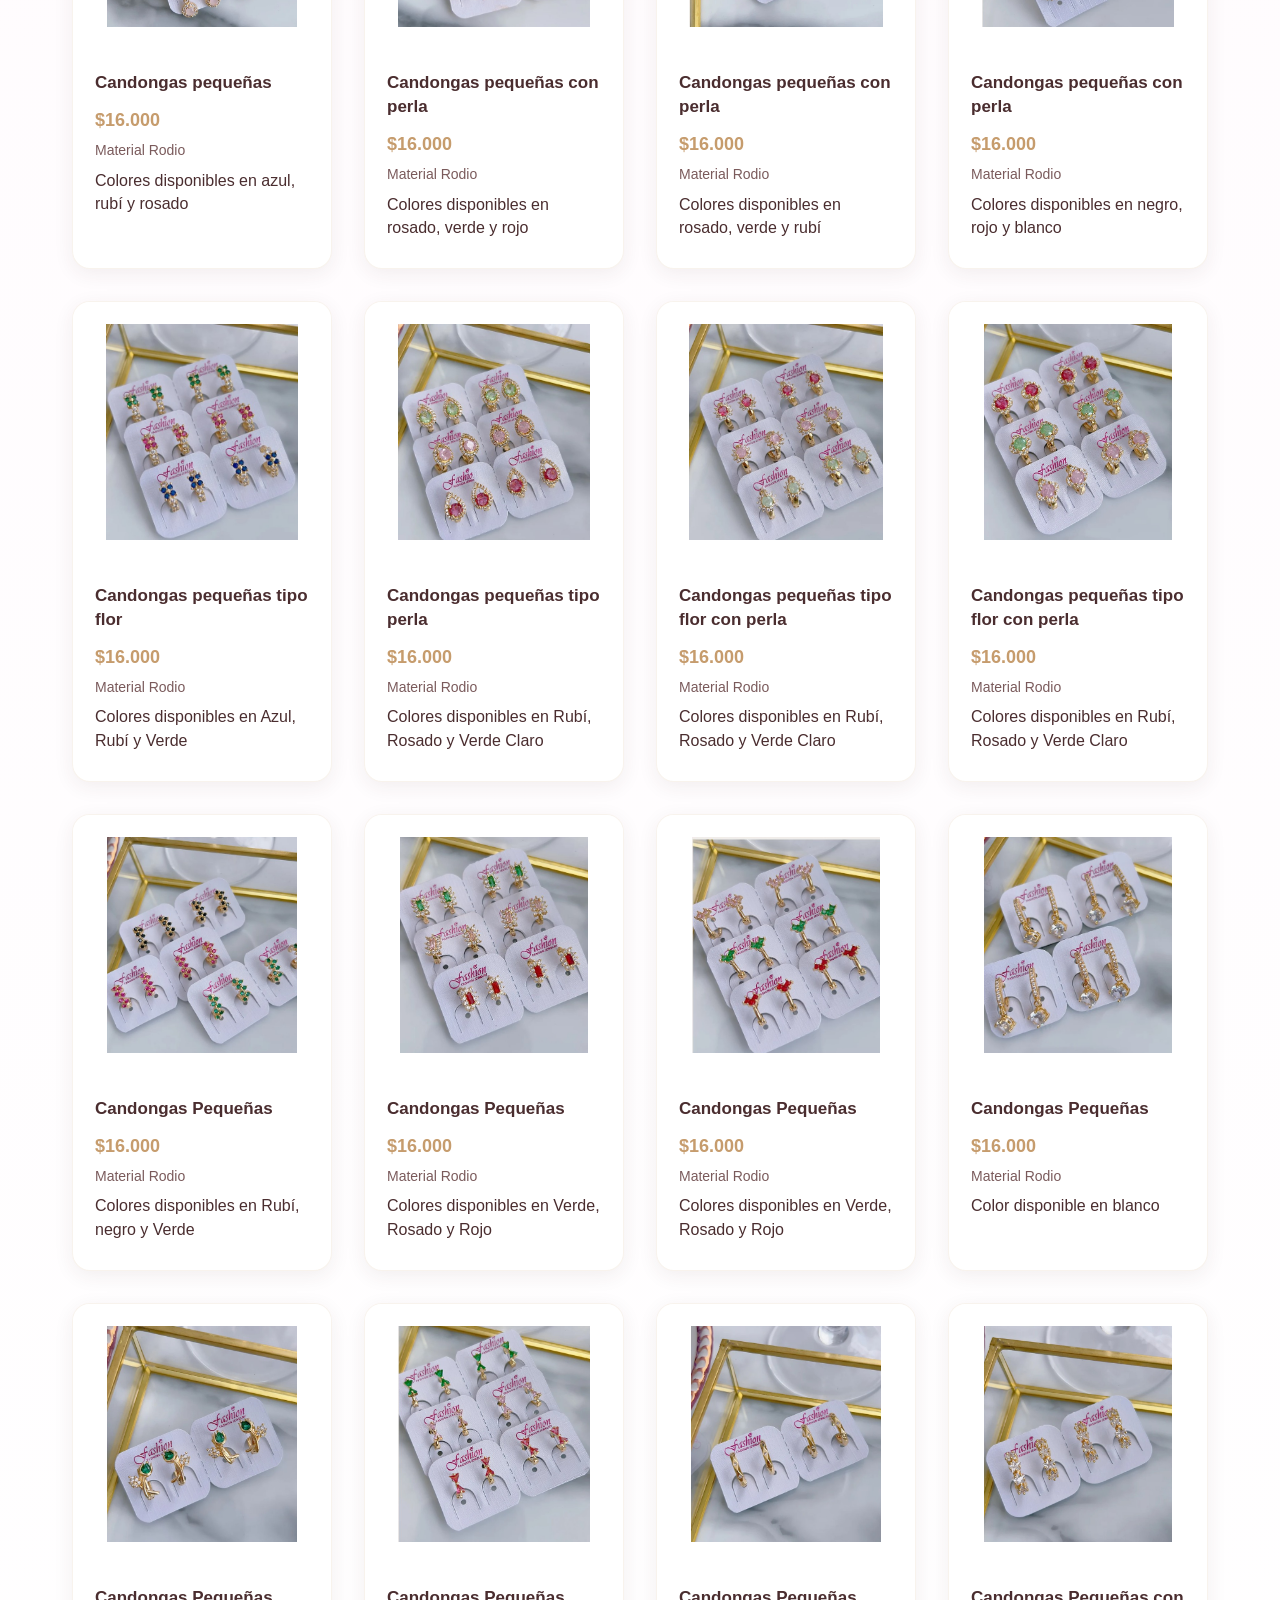
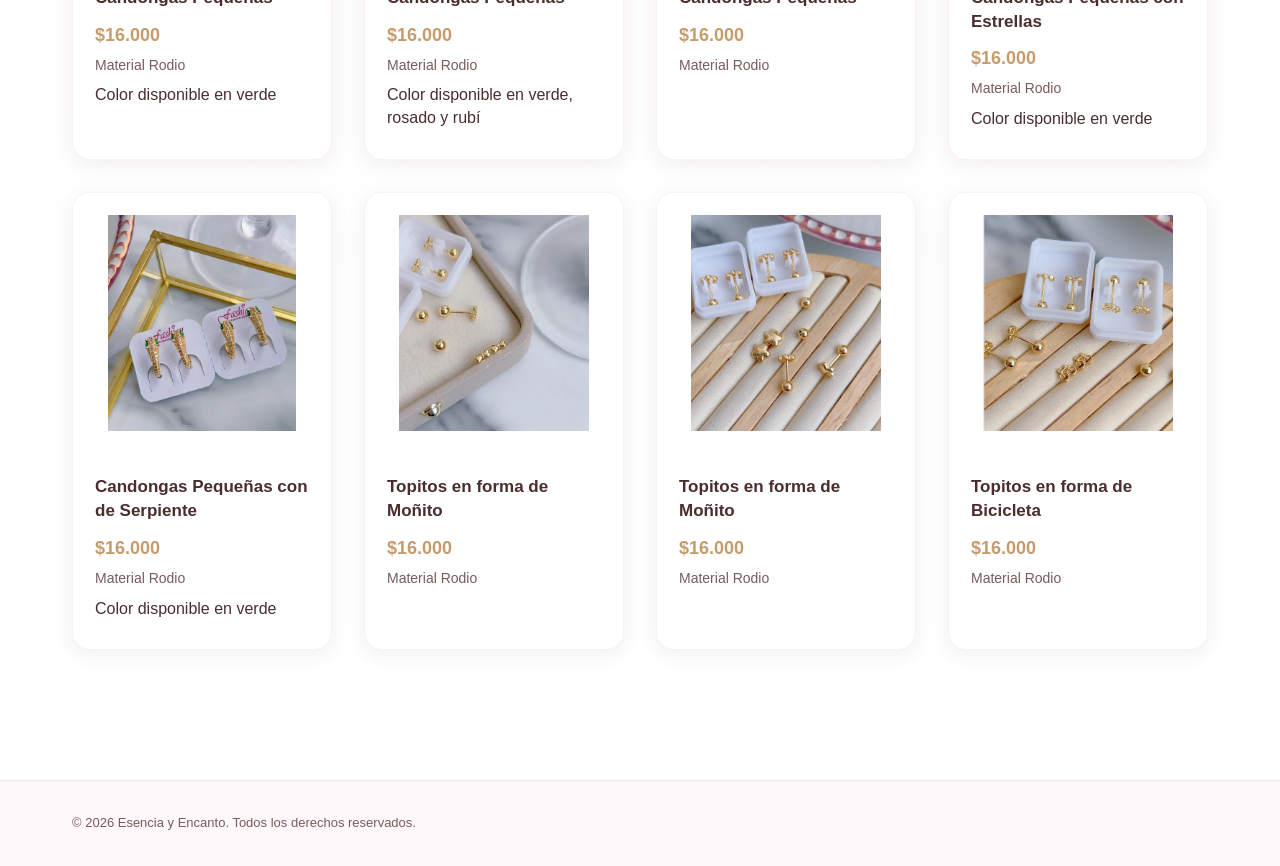
<file: Topitos.html>
<!DOCTYPE html>
<html lang="es">
<head>
  <meta charset="UTF-8">
  <meta name="viewport" content="width=device-width, initial-scale=1.0">
  <title>Perfumes para Dama - Esencia y Encanto</title>
  <link rel="stylesheet" href="style.css">
</head>


<body>
<header class="site-header">

  <div class="container header-container">

    <a class="logo" href="index.html">
      Esencia y Encanto
    </a>

    <nav class="nav">

      <a href="index.html" class="active">Inicio</a>

      <a href="perfumes-tubo.html">
        Perfumes en tubo
      </a>

      <a href="coleccion-femenina.html">
        Coleccion Femenina
      </a>

      <a href="coleccion-masculina.html">
        Coleccion Masculina
      </a>
      
      <!-- MENÚ DESPLEGABLE DE ACCESORIOS -->
      <div class="menu-desplegable">
        <details>
          <summary>Accesorios</summary>

          <ul class="submenu">
            <li><a href="topitos.html">Topitos</a></li>
            <li><a href="cadenas.html">Cadenas</a></li>
            <li><a href="anillos.html">Anillos</a></li>
            <li><a href="earcuff.html">Earcuff</a></li>
            <li><a href="pulseras.html">Pulseras</a></li>
          </ul>
        </details>
      </div>

    </nav>

  </div>

</header>

  <section class="catalogo">
    <div class="container">
      <h2 class="section-title">Sección de Topitos</h2>
      <p class="subtitle">Descubre Diseños Hermosos para cualquier ocasión</p>
      <div class="grid">

        <!-- Aquí tus tarjetas de perfumes de lujo -->
        
        <article class="card">
          <img src="img/candongascorazon.jpg" alt="candongas">
          <div class="card-body">
            <h3>
              Candongas pequeñas de corazon de perla
            </h3>
            <p class="price">
              $16.000
            </p>
            <p class="desc">
              Material Rodio 
            </p>
          </div>
        </article>  
        
        
        <article class="card">
          <img src="img/topitosmariposa.jpg" alt="topitos mariposa">
          <div class="card-body">
            <h3>
              Topitos en forma de mariposa. 
            </h3>
            <p class="price">
              $16.000
            </p>
            <p class="desc">
              Material Rodio 
            </p>
            <p>
              Colores disponibles rojo, negro y blanco
            </p>
          </div>
        </article>   
        
        
        <article class="card">
          <img src="img/topitosflores.jpg" alt="topitos flores">
          <div class="card-body">
            <h3>
              Topitos en forma de flor.
            </h3>
            <p class="price">
              $16.000
            </p>
            <p class="desc">
              Material Rodio 
            </p>
              Colores disponibles rojo, negro, blanco y multicolor
            </p>
          </div>
        </article>   
        
        <article class="card">
          <img src="img/candongasperla.jpg" alt="candongas perla">
          <div class="card-body">
            <h3>
              Candongas pequeña con perla.
            </h3>
            <p class="price">
              $16.000
            </p>
            <p class="desc">
              Material Rodio 
            </p>
              Colores disponibles rojo, negro, verde, azul aguamarina, violeta y cafe
            </p>
          </div>
        </article>  


        <article class="card">
          <img src="img/candongasmini.jpg" alt="candongas mini">
          <div class="card-body">
            <h3>
              Candongas pequeñas forma de perla.
            </h3>
            <p class="price">
              $16.000
            </p>
            <p class="desc">
              Material Rodio 
            </p>
              Colores disponibles verde, rosado salmon y rojo rubí
            </p>
          </div>
        </article>  


        <article class="card">
          <img src="img/candongasflor.jpg" alt="candongas flor">
          <div class="card-body">
            <h3>
              Candongas pequeñas forma de flor
            </h3>
            <p class="price">
              $16.000
            </p>
            <p class="desc">
              Material Rodio 
            </p>
              Colores disponibles rojo, negro, azul aguamarina, verde, rosado y cafe.
            </p>
          </div>
        </article>  


        <article class="card">
          <img src="img/candongaspequeñas.jpg" alt="candongas pequeña">
          <div class="card-body">
            <h3>
              Candongas pequeñas
            </h3>
            <p class="price">
              $16.000
            </p>
            <p class="desc">
              Material Rodio 
            </p>
              Colores disponibles rojo, rosado y verde
            </p>
          </div>
        </article>  

        <article class="card">
          <img src="img/florcandongas.jpg" alt="candongas flor">
          <div class="card-body">
            <h3>
              Candongas pequeñas en forma de flor
            </h3>
            <p class="price">
              $16.000
            </p>
            <p class="desc">
              Material Rodio 
            </p>
              Colores disponibles en verde, blanco y color rubí
            </p>
          </div>
        </article>  


        <article class="card">
          <img src="img/candongascircular.jpg" alt="candongas candongascircular">
          <div class="card-body">
            <h3>
              Candongas pequeñas
            </h3>
            <p class="price">
              $16.000
            </p>
            <p class="desc">
              Material Rodio 
            </p>
              Colores disponibles en azul, rubí y rosado
            </p>
          </div>
        </article>
        
        
        <article class="card">
          <img src="img/candongasperla.jpg" alt="candongas perla">
          <div class="card-body">
            <h3>
              Candongas pequeñas con perla
            </h3>
            <p class="price">
              $16.000
            </p>
            <p class="desc">
              Material Rodio 
            </p>
              Colores disponibles en rosado, verde y rojo
            </p>
          </div>
        </article>        


        <article class="card">
          <img src="img/candongas con perla.jpg" alt="candongas con perla">
          <div class="card-body">
            <h3>
              Candongas pequeñas con perla
            </h3>
            <p class="price">
              $16.000
            </p>
            <p class="desc">
              Material Rodio 
            </p>
              Colores disponibles en rosado, verde y rubí
            </p>
          </div>
        </article> 

        <article class="card">
          <img src="img/topitosperla.jpg" alt="candongas perla">
          <div class="card-body">
            <h3>
              Candongas pequeñas con perla
            </h3>
            <p class="price">
              $16.000
            </p>
            <p class="desc">
              Material Rodio 
            </p>
              Colores disponibles en negro, rojo y blanco
            </p>
          </div>
        </article> 


        <article class="card">
          <img src="img/topitostipoflor.jpg" alt="candongas tipo flor">
          <div class="card-body">
            <h3>
              Candongas pequeñas tipo flor
            </h3>
            <p class="price">
              $16.000
            </p>
            <p class="desc">
              Material Rodio 
            </p>
              Colores disponibles en Azul, Rubí y Verde
            </p>
          </div>
        </article> 


        <article class="card">
          <img src="img/topitosperla2.jpg" alt="candongas perla">
          <div class="card-body">
            <h3>
              Candongas pequeñas tipo perla
            </h3>
            <p class="price">
              $16.000
            </p>
            <p class="desc">
              Material Rodio 
            </p>
              Colores disponibles en Rubí, Rosado y Verde Claro
            </p>
          </div>
        </article>         

        <article class="card">
          <img src="img/candongastipoflorconperla.jpg" alt="candongas flor con perla">
          <div class="card-body">
            <h3>
              Candongas pequeñas tipo flor con perla
            </h3>
            <p class="price">
              $16.000
            </p>
            <p class="desc">
              Material Rodio 
            </p>
              Colores disponibles en Rubí, Rosado y Verde Claro
            </p>
          </div>
        </article> 

        <article class="card">
          <img src="img/candongastipoflorconperla2.jpg" alt="candongas flor con perla">
          <div class="card-body">
            <h3>
              Candongas pequeñas tipo flor con perla
            </h3>
            <p class="price">
              $16.000
            </p>
            <p class="desc">
              Material Rodio 
            </p>
              Colores disponibles en Rubí, Rosado y Verde Claro
            </p>
          </div>
        </article> 

        <article class="card">
          <img src="img/candongasmini2.jpg" alt="candongas mini 2">
          <div class="card-body">
            <h3>
              Candongas Pequeñas
            </h3>
            <p class="price">
              $16.000
            </p>
            <p class="desc">
              Material Rodio 
            </p>
              Colores disponibles en Rubí, negro y Verde
            </p>
          </div>
        </article> 


        <article class="card">
          <img src="img/candongasmini3.jpg" alt="candongas mini 3">
          <div class="card-body">
            <h3>
              Candongas Pequeñas
            </h3>
            <p class="price">
              $16.000
            </p>
            <p class="desc">
              Material Rodio 
            </p>
              Colores disponibles en Verde, Rosado y  Rojo
            </p>
          </div>
        </article> 


        <article class="card">
          <img src="img/candongasformacorazon.jpg" alt="candongas formas de corazon">
          <div class="card-body">
            <h3>
              Candongas Pequeñas
            </h3>
            <p class="price">
              $16.000
            </p>
            <p class="desc">
              Material Rodio 
            </p>
              Colores disponibles en Verde, Rosado y  Rojo
            </p>
          </div>
        </article>   
        
        
        <article class="card">
          <img src="img/candongasconperla.jpg" alt="candongas con perla">
          <div class="card-body">
            <h3>
              Candongas Pequeñas
            </h3>
            <p class="price">
              $16.000
            </p>
            <p class="desc">
              Material Rodio 
            </p>
              Color disponible en blanco
            </p>
          </div>
        </article> 

        <article class="card">
          <img src="img/topitosrosaverde.jpg" alt="topitos rosa verde">
          <div class="card-body">
            <h3>
              Candongas Pequeñas
            </h3>
            <p class="price">
              $16.000
            </p>
            <p class="desc">
              Material Rodio 
            </p>
              Color disponible en verde
            </p>
          </div>
        </article> 

      
        <article class="card">
          <img src="img/candongasformademoño.jpg" alt="candongasformademoño">
          <div class="card-body">
            <h3>
              Candongas Pequeñas
            </h3>
            <p class="price">
              $16.000
            </p>
            <p class="desc">
              Material Rodio 
            </p>
              Color disponible en verde, rosado y rubí
            </p>
          </div>
        </article>         

        <article class="card">
          <img src="img/candongaspequeñas2.jpg" alt="candongas pequeñas 2">
          <div class="card-body">
            <h3>
              Candongas Pequeñas
            </h3>
            <p class="price">
              $16.000
            </p>
            <p class="desc">
              Material Rodio 
          </div>
        </article> 


        <article class="card">
          <img src="img/candongasconestrellas.jpg" alt="candongas con estrella">
          <div class="card-body">
            <h3>
              Candongas Pequeñas con Estrellas
            </h3>
            <p class="price">
              $16.000
            </p>
            <p class="desc">
              Material Rodio 
            </p>
              Color disponible en verde
            </p>
          </div>
        </article>         

        <article class="card">
          <img src="img/candongasdeserpiente.jpg" alt="candongas de sepiente">
          <div class="card-body">
            <h3>
              Candongas Pequeñas con de Serpiente
            </h3>
            <p class="price">
              $16.000
            </p>
            <p class="desc">
              Material Rodio 
            </p>
              Color disponible en verde
            </p>
          </div>
        </article> 


        <article class="card">
          <img src="img/topitosdemoñito.jpg" alt="topitos de moñito">
          <div class="card-body">
            <h3>
              Topitos en forma de Moñito
            </h3>
            <p class="price">
              $16.000
            </p>
            <p class="desc">
              Material Rodio 
          </div>
        </article>   
        
        <article class="card">
          <img src="img/topitosestrellita.jpg" alt="topitos de estreilla">
          <div class="card-body">
            <h3>
              Topitos en forma de Moñito
            </h3>
            <p class="price">
              $16.000
            </p>
            <p class="desc">
              Material Rodio 
          </div>
        </article> 

        <article class="card">
          <img src="img/topitosdebicicleta.jpg" alt="topitos de Bicicleta">
          <div class="card-body">
            <h3>
              Topitos en forma de Bicicleta
            </h3>
            <p class="price">
              $16.000
            </p>
            <p class="desc">
              Material Rodio 
          </div>
        </article>         

        
      </div>
    </div>
  </section>

  <footer class="site-footer">
    <div class="container footer-grid">
      <p>&copy; 2026 Esencia y Encanto. Todos los derechos reservados.</p>
    </div>
  </footer>
</body>
</file>
<file: style.css>
/* =========================================================
   ESENCIA Y ENCANTO
   Estilo general
   Diseño elegante, femenino y profesional
========================================================= */


/* =========================================================
   VARIABLES
========================================================= */

:root {

  /* Fondos */
  --bg: #fffafc;
  --bg-soft: #fff7fa;
  --white: #ffffff;

  /* Rosados */
  --rose-1: #f8eaf0;
  --rose-2: #ffd6e8;

  /* Textos */
  --text: #4a2d2f;
  --muted: #7a5a5b;

  /* Dorados */
  --gold: #c69c6d;
  --gold-dark: #a98258;

  /* Elementos */
  --card-bg: #ffffff;
  --glass: rgba(255, 255, 255, 0.94);

  /* Layout */
  --container: 1200px;
  --radius: 18px;

}


/* =========================================================
   RESET
========================================================= */

* {
  box-sizing: border-box;
  margin: 0;
  padding: 0;
}


html {
  scroll-behavior: smooth;
}


body {

  font-family:
    "Helvetica Neue",
    Arial,
    sans-serif;

  background:
    linear-gradient(
      180deg,
      var(--bg),
      #ffffff
    );

  color: var(--text);

  line-height: 1.45;

  -webkit-font-smoothing: antialiased;

}


/* =========================================================
   SELECCIÓN DE TEXTO
========================================================= */

::selection {
  background: var(--rose-2);
  color: var(--text);
}


/* =========================================================
   CONTAINER
========================================================= */

.container {

  max-width: var(--container);

  margin: 0 auto;

  padding:
    0 32px;

}


/* =========================================================
   HEADER
========================================================= */

.site-header {

  background:
    rgba(255, 255, 255, 0.94);

  position: sticky;

  top: 0;

  z-index: 50;

  backdrop-filter: blur(12px);

  -webkit-backdrop-filter: blur(12px);

  border-bottom:
    1px solid rgba(74, 45, 47, 0.08);

  transition:
    background 0.3s ease,
    box-shadow 0.3s ease;

}


/* =========================================================
   HEADER CONTAINER
========================================================= */

.header-container {

  min-height: 100px;

  display: flex;

  align-items: center;

  justify-content: space-between;

  gap: 65px;

}


/* =========================================================
   NOMBRE DE LA MARCA
========================================================= */

.logo {

  display: inline-block;

  font-family:
    Georgia,
    "Times New Roman",
    serif;

  font-size: 37px;

  font-weight: 700;

  color: var(--text);

  text-decoration: none;

  letter-spacing: 1.8px;

  white-space: nowrap;

  line-height: 1;

  transition:
    color 0.3s ease,
    transform 0.3s ease;

}


.logo:hover {

  color: var(--gold);

  transform:
    translateY(-1px);

}


/* =========================================================
   NAVEGACIÓN
========================================================= */

.nav {

  display: flex;

  align-items: center;

  justify-content: flex-end;

  flex: 1;

  gap: 27px;

  white-space: nowrap;

}


.nav a {

  position: relative;

  text-decoration: none;

  color: var(--muted);

  font-weight: 500;

  font-size: 15px;

  letter-spacing: 0.2px;

  padding:
    8px 0;

  transition:
    color 0.3s ease;

}


/* Línea dorada debajo del menú */

.nav a::after {

  content: "";

  position: absolute;

  left: 50%;

  bottom: -3px;

  width: 0;

  height: 2px;

  background:
    var(--gold);

  transform:
    translateX(-50%);

  transition:
    width 0.3s ease;

}


.nav a:hover {

  color:
    var(--gold);

}


.nav a:hover::after {

  width: 100%;

}


/* Elemento activo */

.nav a.active {

  color:
    var(--gold);

}


.nav a.active::after {

  width: 100%;

}


/* =========================================================
   HERO
========================================================= */

.hero {

  padding:
    115px 0 135px;

}


.hero-grid {

  display: grid;

  grid-template-columns:
    1fr 440px;

  gap: 75px;

  align-items: center;

}


.hero-content {

  max-width: 620px;

}


/* Texto pequeño superior */

.hero-tag {

  display: inline-block;

  margin-bottom: 18px;

  color:
    var(--gold);

  font-size: 13px;

  font-weight: 700;

  letter-spacing: 3px;

}


/* Título principal */

.hero-content h1 {

  font-family:
    Georgia,
    serif;

  font-size: 50px;

  line-height: 1.15;

  margin-bottom: 25px;

  color:
    var(--text);

  letter-spacing: -0.5px;

}


/* Descripción */

.hero-content p {

  margin-bottom: 32px;

  color:
    var(--muted);

  font-size: 17px;

  line-height: 1.7;

  max-width: 540px;

}


/* Imagen principal */

.hero-image img {

  width: 100%;

  display: block;

  border-radius: 20px;

  box-shadow:
    0 20px 50px
    rgba(74, 45, 47, 0.14);

}


/* =========================================================
   BOTÓN PRINCIPAL
========================================================= */

.btn-primary {

  display: inline-block;

  background:
    linear-gradient(
      90deg,
      var(--gold),
      #d9b77a
    );

  color:
    white;

  padding:
    14px 28px;

  border-radius:
    10px;

  text-decoration:
    none;

  border:
    none;

  font-weight:
    600;

  font-size:
    15px;

  letter-spacing:
    0.2px;

  box-shadow:
    0 7px 20px
    rgba(198, 156, 109, 0.20);

  transition:
    transform 0.25s ease,
    box-shadow 0.25s ease;

}


.btn-primary:hover {

  transform:
    translateY(-3px);

  box-shadow:
    0 12px 28px
    rgba(198, 156, 109, 0.28);

}


/* =========================================================
   CATÁLOGO
========================================================= */

.catalogo {

  padding:
    120px 0 130px;

  background:
    linear-gradient(
      180deg,
      #fffafd 0%,
      #ffffff 100%
    );

}


/* =========================================================
   ENCABEZADO DE SECCIÓN
========================================================= */

.section-heading {

  text-align:
    center;

  max-width:
    720px;

  margin:
    0 auto 60px;

}


/* Texto pequeño */

.section-tag {

  display:
    block;

  margin-bottom:
    14px;

  color:
    var(--gold);

  font-size:
    12px;

  font-weight:
    700;

  letter-spacing:
    3px;

}


/* Título de sección */

.section-title {

  font-family:
    Georgia,
    serif;

  font-size:
    36px;

  margin:
    0 0 16px;

  color:
    var(--text);

  letter-spacing:
    0.3px;

}


/* Subtítulo */

.subtitle {

  color:
    var(--muted);

  font-size:
    16px;

  line-height:
    1.7;

  max-width:
    600px;

  margin:
    0 auto;

}


/* =========================================================
   GRID DE PRODUCTOS
========================================================= */

.grid {

  display:
    grid;

  grid-template-columns:
    repeat(
      auto-fill,
      minmax(250px, 1fr)
    );

  gap:
    32px;

}


/* =========================================================
   TARJETAS DE PRODUCTOS
========================================================= */

.card {

  background:
    var(--card-bg);

  border-radius:
    18px;

  overflow:
    hidden;

  box-shadow:
    0 5px 20px
    rgba(74, 45, 47, 0.07);

  border:
    1px solid
    rgba(198, 156, 109, 0.12);

  transition:
    transform 0.3s ease,
    box-shadow 0.3s ease;

}


/* Efecto al pasar el mouse */

.card:hover {

  transform:
    translateY(-8px);

  box-shadow:
    0 16px 35px
    rgba(74, 45, 47, 0.13);

}


/* =========================================================
   IMAGEN DE PRODUCTO
========================================================= */

.card img {

  width:
    100%;

  height:
    260px;

  object-fit:
    contain;

  background:
    #ffffff;

  padding:
    22px;

  display:
    block;

}


/* =========================================================
   INFORMACIÓN DE PRODUCTO
========================================================= */

.card-body {

  padding:
    22px;

  display:
    flex;

  flex-direction:
    column;

  gap:
    7px;

}


/* Nombre */

.card-body h3 {

  font-size:
    17px;

  line-height:
    1.4;

  font-weight:
    700;

  color:
    var(--text);

}


/* Tamaño */

.size {

  color:
    #927777;

  font-size:
    13px;

  letter-spacing:
    0.3px;

}


/* Precio */

.price {

  color:
    var(--gold);

  font-weight:
    700;

  font-size:
    18px;

  margin-top:
    5px;

}


/* Descripción */

.desc {

  color:
    var(--muted);

  font-size:
    14px;

  line-height:
    1.55;

}


/* =========================================================
   FOOTER
========================================================= */

.site-footer {

  padding:
    32px 0;

  background:
    #fff8fb;

  color:
    var(--muted);

  border-top:
    1px solid
    rgba(74, 45, 47, 0.07);

}


/* =========================================================
   FOOTER GRID
========================================================= */

.footer-grid {

  display:
    flex;

  align-items:
    center;

  justify-content:
    space-between;

  gap:
    25px;

}


/* Texto */

.footer-grid p {

  font-size:
    13px;

  line-height:
    1.6;

}


/* Enlaces */

.footer-grid a {

  color:
    var(--muted);

  text-decoration:
    none;

  margin-left:
    18px;

  font-size:
    14px;

  transition:
    color 0.3s ease;

}


.footer-grid a:hover {

  color:
    var(--gold);

}


/* =========================================================
   RESPONSIVE
   TABLETS GRANDES
========================================================= */

@media (max-width: 1100px) {

  .header-container {

    gap:
      30px;

  }


  .logo {

    font-size:
      31px;

  }


  .nav {

    gap:
      17px;

  }


  .nav a {

    font-size:
      13px;

  }


  .hero-grid {

    grid-template-columns:
      1fr 400px;

    gap:
      50px;

  }


  .hero-content h1 {

    font-size:
      45px;

  }

}


/* =========================================================
   RESPONSIVE
   TABLETS
========================================================= */

@media (max-width: 900px) {

  /* HEADER */

  .header-container {

    flex-direction:
      column;

    min-height:
      auto;

    padding-top:
      22px;

    padding-bottom:
      20px;

    gap:
      20px;

  }


  .logo {

    font-size:
      34px;

  }


  /* NAV */

  .nav {

    width:
      100%;

    overflow-x:
      auto;

    justify-content:
      flex-start;

    gap:
      22px;

    padding:
      5px 5px 10px;

    scrollbar-width:
      thin;

  }


  .nav a {

    flex:
      0 0 auto;

    font-size:
      14px;

  }


  /* HERO */

  .hero {

    padding:
      80px 0 100px;

  }


  .hero-grid {

    grid-template-columns:
      1fr;

    gap:
      55px;

    text-align:
      center;

  }


  .hero-content {

    max-width:
      700px;

    margin:
      auto;

  }


  .hero-content p {

    margin-left:
      auto;

    margin-right:
      auto;

  }


  .hero-image {

    max-width:
      520px;

    margin:
      auto;

  }


  /* CATÁLOGO */

  .catalogo {

    padding:
      90px 0 100px;

  }


  /* GRID */

  .grid {

    grid-template-columns:
      repeat(
        2,
        1fr
      );

  }

}


/* =========================================================
   RESPONSIVE
   CELULARES
========================================================= */

@media (max-width: 650px) {

  /* CONTENEDOR */

  .container {

    padding:
      0 20px;

  }


  /* HEADER */

  .header-container {

    padding-top:
      20px;

    padding-bottom:
      18px;

  }


  .logo {

    font-size:
      29px;

    letter-spacing:
      1px;

  }


  /* NAV */

  .nav {

    gap:
      20px;

  }


  .nav a {

    font-size:
      13px;

  }


  /* HERO */

  .hero {

    padding:
      65px 0 85px;

  }


  .hero-tag {

    font-size:
      11px;

    letter-spacing:
      2.5px;

  }


  .hero-content h1 {

    font-size:
      36px;

    line-height:
      1.2;

  }


  .hero-content p {

    font-size:
      15px;

    line-height:
      1.65;

  }


  .hero-image img {

    border-radius:
      16px;

  }


  /* CATÁLOGO */

  .catalogo {

    padding:
      80px 0 90px;

  }


  /* ENCABEZADO */

  .section-heading {

    margin-bottom:
      45px;

  }


  .section-tag {

    font-size:
      11px;

    letter-spacing:
      2.5px;

  }


  .section-title {

    font-size:
      30px;

  }


  .subtitle {

    font-size:
      15px;

  }


  /* GRID */

  .grid {

    grid-template-columns:
      1fr;

    gap:
      25px;

  }


  /* TARJETAS */

  .card img {

    height:
      280px;

  }


  .card-body {

    padding:
      20px;

  }


  /* FOOTER */

  .footer-grid {

    flex-direction:
      column;

    text-align:
      center;

  }


  .footer-grid a {

    margin:
      0 7px;

  }

}


/* =========================================================
   CELULARES MUY PEQUEÑOS
========================================================= */

@media (max-width: 400px) {

  .logo {

    font-size:
      26px;

  }


  .hero-content h1 {

    font-size:
      32px;

  }


  .section-title {

    font-size:
      27px;

  }


  .card img {

    height:
      250px;

  }

}


/* =========================================================
   ANIMACIÓN SUAVE
========================================================= */

@media (prefers-reduced-motion: no-preference) {

  .hero-content,
  .hero-image,
  .section-heading,
  .card {

    animation:
      fadeUp 0.7s ease both;

  }


  @keyframes fadeUp {

    from {

      opacity:
        0;

      transform:
        translateY(15px);

    }

    to {

      opacity:
        1;

      transform:
        translateY(0);

    }

  }

}



/* =========================================================
   MENÚ DESPLEGABLE - ACCESORIOS
========================================================= */

.menu-desplegable {
    position: relative;
    flex: 0 0 auto;
}

/* Texto principal: Accesorios */

.nav .menu-desplegable summary {
    position: relative;
    display: flex;
    align-items: center;
    gap: 8px;

    list-style: none;
    cursor: pointer;

    color: var(--muted);
    font-weight: 500;
    font-size: 15px;
    letter-spacing: 0.2px;

    padding: 8px 0;

    transition: color 0.3s ease;
}

/* Quitar marcador predeterminado */

.nav .menu-desplegable summary::-webkit-details-marker {
    display: none;
}

/* Flecha desplegable */

.nav .menu-desplegable summary::after {
    content: "";

    width: 7px;
    height: 7px;

    border-right: 1.5px solid var(--gold);
    border-bottom: 1.5px solid var(--gold);

    transform: rotate(45deg);

    margin-top: -4px;

    transition: transform 0.3s ease;
}

/* Girar flecha cuando está abierto */

.nav .menu-desplegable details[open] summary::after {
    transform: rotate(225deg);
    margin-top: 4px;
}

/* Efecto al pasar el mouse */

.nav .menu-desplegable summary:hover {
    color: var(--gold);
}

/* Línea dorada inferior */

.nav .menu-desplegable summary::before {
    content: "";

    position: absolute;

    left: 0;
    bottom: -3px;

    width: 0;
    height: 2px;

    background: var(--gold);

    transition: width 0.3s ease;
}

.nav .menu-desplegable summary:hover::before,
.nav .menu-desplegable details[open] summary::before {
    width: 100%;
}

/* =========================================================
   SUBMENÚ ACCESORIOS
========================================================= */

.nav .submenu {

    display: none;

    position: absolute;

    top: calc(100% + 12px);
    left: -15px;

    min-width: 170px;

    background: var(--white);

    padding: 8px;

    margin: 0;

    list-style: none;

    border: 1px solid rgba(198, 156, 109, 0.20);

    border-radius: 12px;

    box-shadow:
        0 10px 30px rgba(74, 45, 47, 0.12);

    z-index: 100;

}

/* Mostrar opciones */

.nav .menu-desplegable details[open] .submenu {
    display: block;
}

/* Opciones individuales */

.nav .submenu li {
    list-style: none;
}

/* Enlaces del submenú */

.nav .submenu a {

    display: block;

    padding: 11px 14px;

    color: var(--muted);

    font-size: 14px;

    font-weight: 500;

    text-decoration: none;

    border-radius: 7px;

    transition:
        background 0.25s ease,
        color 0.25s ease,
        padding-left 0.25s ease;

}

/* Eliminar línea dorada de los enlaces internos */

.nav .submenu a::after {
    display: none;
}

/* Hover de las opciones */

.nav .submenu a:hover {

    background: var(--rose-1);

    color: var(--gold-dark);

    padding-left: 19px;

}


/* =========================================================
   RESPONSIVE - TABLETAS Y CELULARES DESPLEGABLE ACCESORIOS
========================================================= */

@media (max-width: 900px) {

    .nav {
        overflow: visible;
        flex-wrap: wrap;
    }

    .nav .menu-desplegable summary {
        font-size: 14px;
    }

}

@media (max-width: 650px) {

    .nav {
        overflow: visible;
        flex-wrap: wrap;
        row-gap: 12px;
    }

    .nav .menu-desplegable {
        position: relative;
    }

    .nav .submenu {
        left: 0;
        min-width: 155px;
    }

}
</file>
